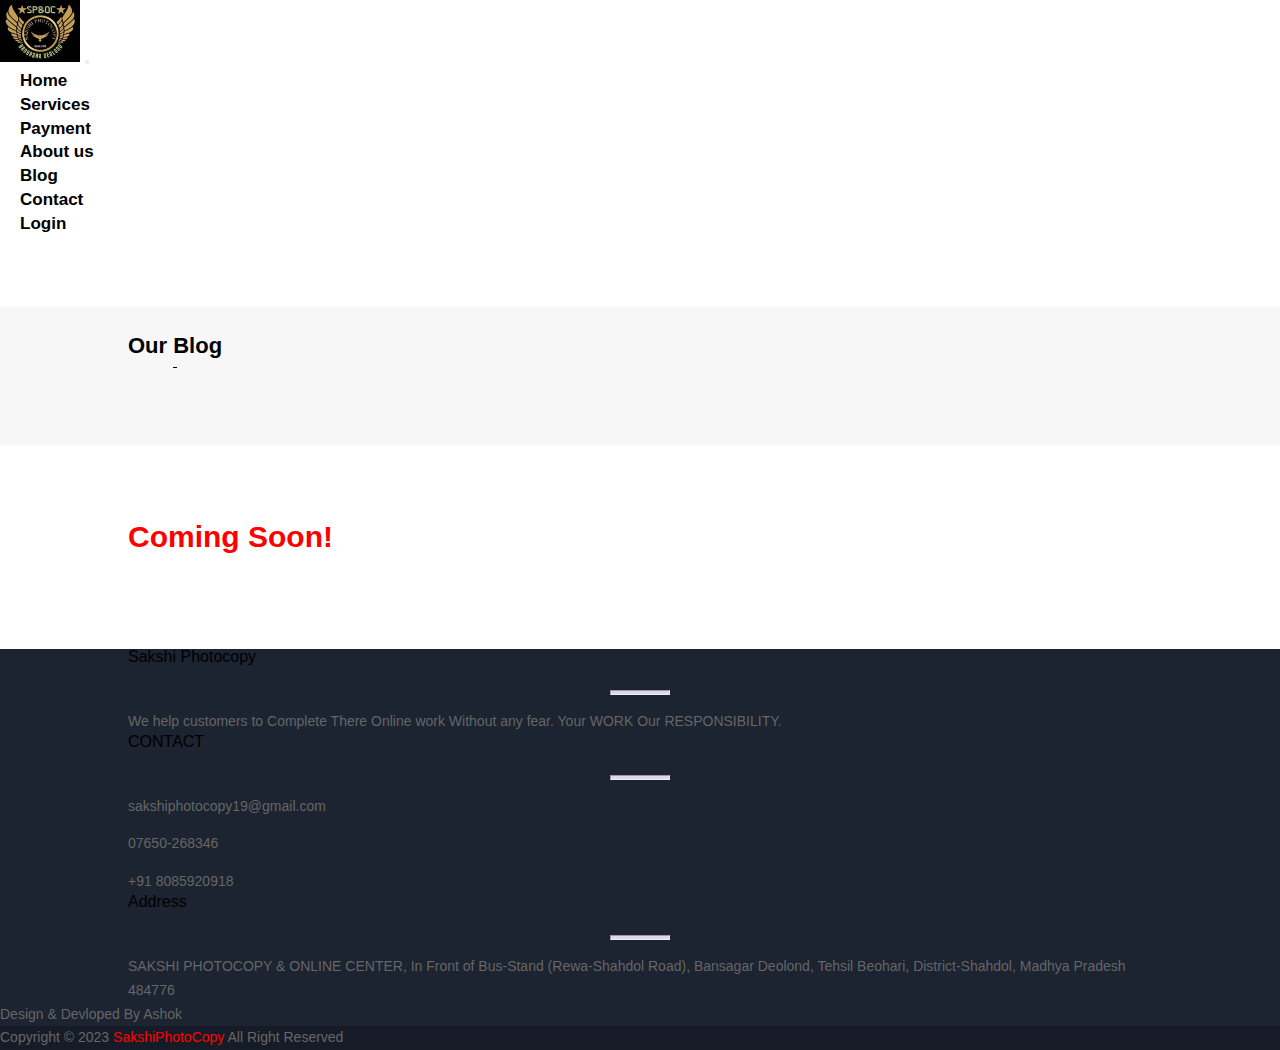
<file: pages/blogs.html>
<!Doctype html lang="en-US" class="js">
<html>
<link type="text/css" rel="stylesheet" id="dark-mode-custom-link">
<link type="text/css" rel="stylesheet" id="dark-mode-general-link">
<!-- <style lang="en" type="text/css" id="dark-mode-custom-style"></style>
<style lang="en" type="text/css" id="dark-mode-native-style"></style>
<style lang="en" type="text/css" id="dark-mode-native-sheet"></style> -->

<head>
	<meta charset="UTF-8">
	<meta http-equiv="X-UA-Compatible" content="IE=edge">
	<link rel="pingback" href="https://snayvik.com/xmlrpc.php">

	

	<title>Blogs | SakshiPhotoCopy</title>
	<link rel="preconnect" href="https://fonts.gstatic.com" crossorigin="">

	
	<meta name="viewport" content="width=device-width, initial-scale=1, shrink-to-fit=no">

	<!-- Bootstrap CSS -->
	<link rel="stylesheet" href="https://cdn.jsdelivr.net/npm/bootstrap@4.1.3/dist/css/bootstrap.min.css"
		integrity="sha384-MCw98/SFnGE8fJT3GXwEOngsV7Zt27NXFoaoApmYm81iuXoPkFOJwJ8ERdknLPMO" crossorigin="anonymous">

	<link rel="stylesheet" href="https://use.fontawesome.com/releases/v5.15.4/css/all.css"
		integrity="sha384-DyZ88mC6Up2uqS4h/KRgHuoeGwBcD4Ng9SiP4dIRy0EXTlnuz47vAwmeGwVChigm" crossorigin="anonymous" />

	<!-- <link rel="stylesheet" href="../css/style.css"> -->
	<link rel="stylesheet" href="../css/style2.css">
	<link rel="stylesheet" href="../css/style3.css">
	<link rel="stylesheet" href="../css/style4.css">
	<link rel="stylesheet" href="../css/Anshita.css">


</head>

<body>

	<nav class="navbar navbar-expand-lg navbar-light bg-light py-3">
		<div class="container-fluid">
			<img src="../res_img/ShopLogo007.jpeg" width="80" height="75" class="navimg" alt="SakshiPhotocopy">
			<button class="navbar-toggler" type="button" data-bs-toggle="collapse"
				data-bs-target="#navbarSupportedContent" aria-controls="navbarSupportedContent" aria-expanded="false"
				aria-label="Toggle navigation">
				<span class="navbar-toggler-icon"></span>
			</button>
			<div class="collapse navbar-collapse" id="navbarSupportedContent">
				<ul class="navbar-nav ml-auto">

					<li class="nav-item">
						<a class="nav-link" href="../sakship.html">Home</a>
					</li>
					<li class="nav-item">
						<a class="nav-link" href="./Our Services.html">Services</a>
					</li>
					<li class="nav-item">
						<a class="nav-link" href="./payment.html">Payment</a>
					</li>
					<li class="nav-item">
						<a class="nav-link" href="./about-us.html">About us</a>
					</li>
					<li class="nav-item">
						<a class="nav-link" href="./blogs.html">Blog</a>
					</li>
					<li class="nav-item">
						<a class="nav-link" href="./Contact-us.html">Contact</a>
					</li>
					<li class="nav-item">
						<a class="nav-link" href="./login.html">Login</a>
					</li>
				</ul>
			</div>
		</div>
	</nav>
	<br><br><br>
	<div id="et-main-area">
		<div id="main-content">
			<article id="post-100" class="post-100 page type-page status-publish hentry">
				<div class="entry-content">
					<div class="et-l et-l--post">
						<!-- <div class="et_builder_inner_content et_pb_gutters3">
							<div class="et_pb_section et_pb_section_0 et_pb_with_background et_section_regular">
								<div class="et_pb_row et_pb_row_0">
									<div
										class="et_pb_column et_pb_column_4_4 et_pb_column_0  et_pb_css_mix_blend_mode_passthrough et-last-child">
										<div
											class="et_pb_module et_pb_text et_pb_text_0  et_pb_text_align_left et_pb_bg_layout_light">
											<div class="et_pb_text_inner">
												<h1>Blogs</h1>
											</div>
										</div>
									</div>
								</div>
							</div> -->
							
							<div class="et_pb_section et_pb_section_1 et_pb_with_background et_section_regular">
								<div class="et_pb_row et_pb_row_1">
									<div
										class="et_pb_column et_pb_column_4_4 et_pb_column_1  et_pb_css_mix_blend_mode_passthrough et-last-child">


										<div
											class="et_pb_module et_pb_text et_pb_text_1  et_pb_text_align_left et_pb_bg_layout_light">


											<div class="et_pb_text_inner">
												<h3>Our Blog</h3>
											</div>
										</div>
										<div
											class="et_pb_module et_pb_divider et_pb_divider_0 et_pb_divider_position_ et_pb_space">
											<div class="et_pb_divider_internal"></div>
										</div>
									</div>


								</div>


							</div>
							<div class="et_pb_section et_pb_section_2 et_section_regular">




								<div class="et_pb_row et_pb_row_3">
									<div
										class="et_pb_column et_pb_column_4_4 et_pb_column_2  et_pb_css_mix_blend_mode_passthrough et-last-child">


										<div
											class="et_pb_module et_pb_text et_pb_text_2  et_pb_text_align_left et_pb_bg_layout_light">


											<div class="et_pb_text_inner">
												<h1 style="text-align: center;"><strong><span
															style="color: #ff0000;">Coming Soon!</span></strong>
												</h1>
											</div>
										</div>
									</div>
								</div>
							</div>
						</div>
					</div>
				</div>
			</article>
		</div>
		<!-- Footer -->
		<footer class="text-center text-lg-start text-white" style="background-color: #1c2331">
			<section>
				<div class="container text-center text-md-start">
					<div class="row">
						<div class="col-md-3 col-lg-4 col-xl-3 mx-auto mb-4">
							<h5 class="text-uppercase fw-bold mt-3">Sakshi Photocopy</h5>
							<hr class="mb-3 mt-0 d-inline-block mx-auto" style="width: 60px; background-color: rgb(220, 214, 247); height:
					1px" />
							<p>
								We help customers to Complete There Online work Without any fear.
								Your WORK Our
								RESPONSIBILITY.
							</p>
						</div>


						<div class="col-md-3 col-lg-3 col-xl-2 mx-auto mb-4">
							<h5 class="text-uppercase fw-bold mt-3">CONTACT</h5>
							<hr class="mb-3 mt-0 d-inline-block mx-auto" style="width: 60px; background-color: rgb(220, 214, 247); height:
					1px" />
							<p><i class="fas fa-envelope mr-3"></i>sakshiphotocopy19@gmail.com</p>
							<p><i class="fas fa-phone mr-3"></i>07650-268346</p>
							<p><i class="fas fa-phone mr-3"></i>+91 8085920918</p>
						</div>
						<div class="col-md-4 col-lg-3 col-xl-3 mx-auto mb-md-0 mb-4">
							<h5 class="text-uppercase fw-bold mt-3">Address</h5>
							<hr class="mb-3 mt-0 d-inline-block mx-auto" style="width: 60px; background-color: rgb(220, 214, 247); height:
					1px" />
							<p><i class="fas fa-home mr-3"></i> SAKSHI PHOTOCOPY &amp ONLINE CENTER,
								In Front of Bus-Stand
								(Rewa-Shahdol Road), Bansagar Deolond, Tehsil Beohari,
								District-Shahdol, Madhya Pradesh 484776</p>

						</div>
					</div>
				</div>
			</section>
			<div>

				Design &amp; Devloped By
				<a href="devloper.html" target="_blank">Ashok</a>
			</div>

			<div class="text-center p-3" style="background-color: rgba(0, 0, 0,0.2)">
				<p>Copyright © 2023&nbsp;<span style="color: #ff0000;">SakshiPhotoCopy</span>
					All Right Reserved</p>
			</div>
		</footer>
	</div>


	<!-- Optional JavaScript -->
	<!-- jQuery first, then Popper.js, then Bootstrap JS -->
	<script src="https://code.jquery.com/jquery-3.4.1.slim.min.js"
		integrity="sha384-J6qa4849blE2+poT4WnyKhv5vZF5SrPo0iEjwBvKU7imGFAV0wwj1yYfoRSJoZ+n"
		crossorigin="anonymous"></script>
	<script src="https://cdn.jsdelivr.net/npm/popper.js@1.16.0/dist/umd/popper.min.js"
		integrity="sha384-Q6E9RHvbIyZFJoft+2mJbHaEWldlvI9IOYy5n3zV9zzTtmI3UksdQRVvoxMfooAo"
		crossorigin="anonymous"></script>
	<script src="https://cdn.jsdelivr.net/npm/bootstrap@4.4.1/dist/js/bootstrap.min.js"
		integrity="sha384-wfSDF2E50Y2D1uUdj0O3uMBJnjuUD4Ih7YwaYd1iqfktj0Uod8GCExl3Og8ifwB6"
		crossorigin="anonymous"></script>
</body>

</html>
</file>
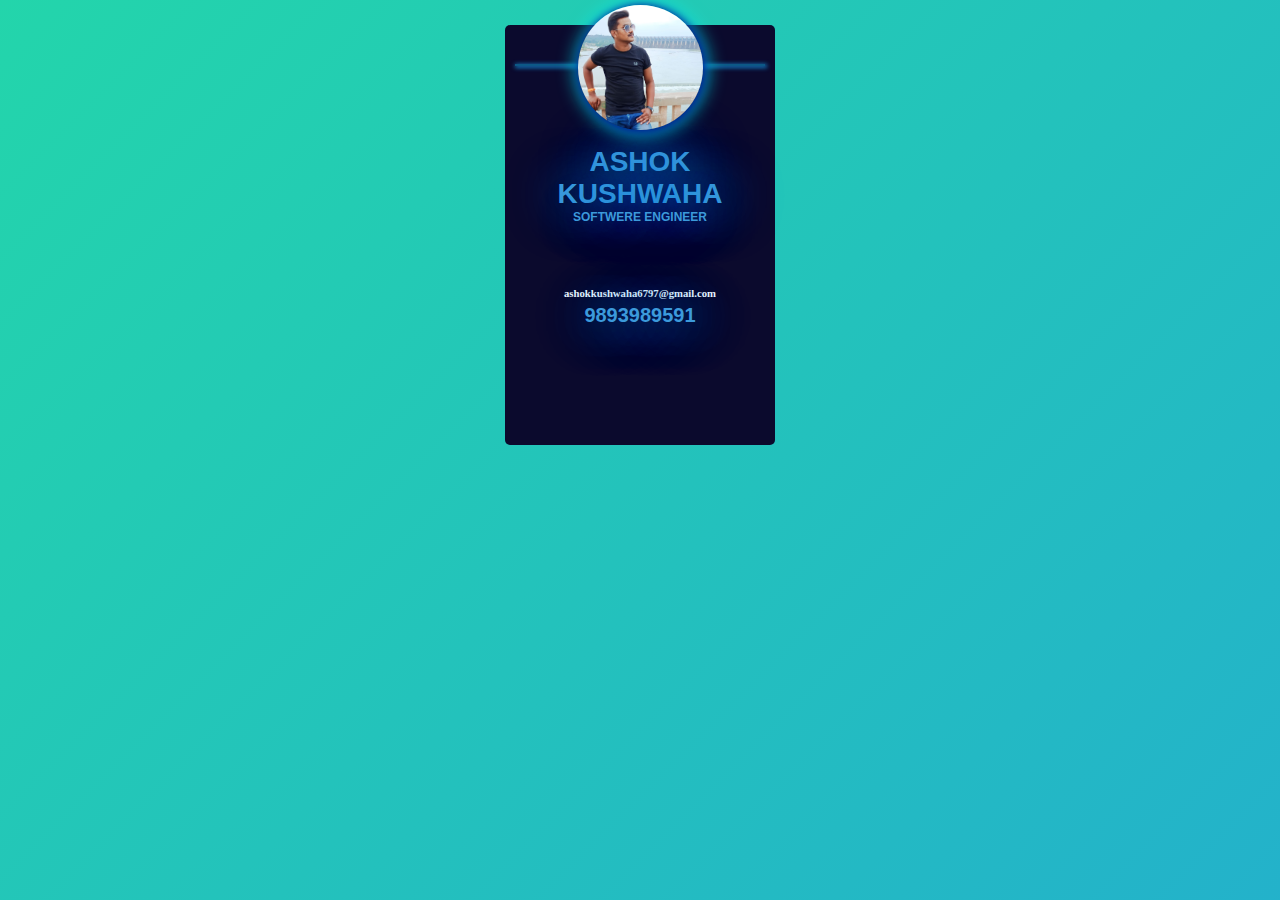
<file: pages/devloper.html>
<!DOCTYPE html>
<html lang="en">

<head>
    <meta charset="UTF-8">
    <meta http-equiv="X-UA-Compatible" content="IE=edge">
    <meta name="viewport" content="width=device-width, initial-scale=1.0">
    <title>ashok_kushwaha</title>

    <style>
        * {
            padding: 0;
            margin: 0;
        }

        body {
            background: linear-gradient(-45deg, #ee7752, #e73c7e, #23a6d5, #23d5ab);
            background-size: 400% 400%;
            animation: gradient 15s ease infinite;
            height: 100vh;
        }

        @keyframes gradient {
            0% {
                background-position: 0% 50%;
            }

            50% {
                background-position: 100% 50%;
            }

            100% {
                background-position: 0% 50%;
            }
        }

        .app-widget-profile-card-night {
            width: 250px;
            height: 400px;
            background-color: rgba(11, 10, 45);
            display: inline-block;
            border-radius: 5px;
            border: 1px solid inherit;

            margin: 25px;
            padding: 10px;
        }

        .app-widget-profile-card-night img {
            border-radius: 125px;
            transition: all 0.5s;
            width: 125px;
            height: 125px;
            margin: 10px;
            background-position: cenetr;
            position: relative;
            top: -40px;
            right: -0px;
            box-shadow: 1px 1px 10px 1px darkblue, 1px 1px 20px 1px aqua;
            z-index: 1;
        }

        .app-widget-profile-card-night hr {
            position: relative;
            bottom: 120px;
            background-color: rgba(16, 188, 248, 0.44);
            height: 2px;
            border: none;
            box-shadow: 1px 1px 4px 1px rgba(20, 122, 192, 1);
        }

        .app-widget-profile-card-night h1 {
            text-transform: uppercase;
            font-size: 28px;
            color: rgba(60, 154, 219, 1);
            font-family: arial;
            text-align: center;
            position: relative;
            bottom: 40px;
            text-shadow: 5px 1px 50px aqua, 5px 1px 60px blue;
        }

        .app-widget-profile-card-night ul li {
            color: rgba(60, 154, 219, 1);
            font-size: 15px;
            position: relative;
            right: -20px;
        }

        .app-widget-profile-card-night h2 {
            text-transform: uppercase;
            font-size: 12px;
            color: rgba(60, 154, 219, 1);
            font-family: arial;
            text-align: center;
            position: relative;
            bottom: 40px;
            text-shadow: 5px 1px 50px aqua, 5px 1px 60px blue;
        }

        .app-widget-profile-card-night h3 {
            text-transform: uppercase;
            font-size: 20px;
            color: rgba(60, 154, 219, 1);
            font-family: arial;
            text-align: center;
            position: relative;
            bottom: -40px;
            text-shadow: 5px 1px 50px aqua, 5px 1px 60px blue;
        }

        .app-widget-profile-card-night h4 {
            text-transform: uppercase;
            font-size: 14px;
            color: rgba(60, 154, 219, 1);
            font-family: arial;
            text-align: center;
            position: relative;
            bottom: 60px;
            text-shadow: 5px 1px 50px aqua, 5px 1px 60px blue;
        }

        .app-widget-profile-card-night button {
            width: 100%;
            z-index: 2;
            bottom: 190px;
            position: relative;
            height: 60px;
            font-size: 22px;
            background-color: rgba(11, 10, 45);
            border: none;
            cursor: pointer;
            transition: all 2s;
            display: none;
            color: aqua;
            box-shadow: 1px 1px 100px 1px aqua;
        }

        .app-widget-profile-card-night button:hover {
            box-shadow: 1px 1px 100px 1px blue;
        }
    </style>
</head>

<body>

    <center>
        <div class="app-widget-profile-card-night" onmouseover="app_widget_profile_card()"
            onmouseout="app_widget_profile_card_out()">
            <img src="../res_img/ashokimg.jpeg" id="app_widget_profile_card_img">
            <!-- https://1.bp.blogspot.com/-HgLR7c2TQls/Xa_6FcY5GqI/AAAAAAAABwA/vv9CX_FEgGYiUM99F2_pAr28kZ0qBopzgCLcBGAsYHQ/s1600/stylish%2Bdp%2Bfor%2Bgirls%2B%25282%2529.jpg" -->
            <hr>
            <h1>Ashok Kushwaha</h1>
            <h2>Softwere Engineer </h2>
            <h3>9893989591</h3>
            <h6 style="color: aliceblue;">ashokkushwaha6797@gmail.com</h6>
            <!-- <h5 >Contact us  For More Details...  </h5> -->

            <a href="https://www.instagram.com/ashok_kushwaha.py/?utm_source=qr" style="text-decoration:none"> <button
                    id="app_widget_profile_card_btn">Follow+</button></a>

        </div>
    </center>

    <script>

        var cc = document.getElementById("app_widget_profile_card_btn");
        function app_widget_profile_card() {
            var ct = document.getElementById("app_widget_profile_card_img");
            ct.style.top = "260px"
            cc.style.display = "block";
        }
        function app_widget_profile_card_out() {
            var ct = document.getElementById("app_widget_profile_card_img");
            ct.style.top = "-40px"
            cc.style.display = "none"
        }

    </script>

</body>

</html>
</file>
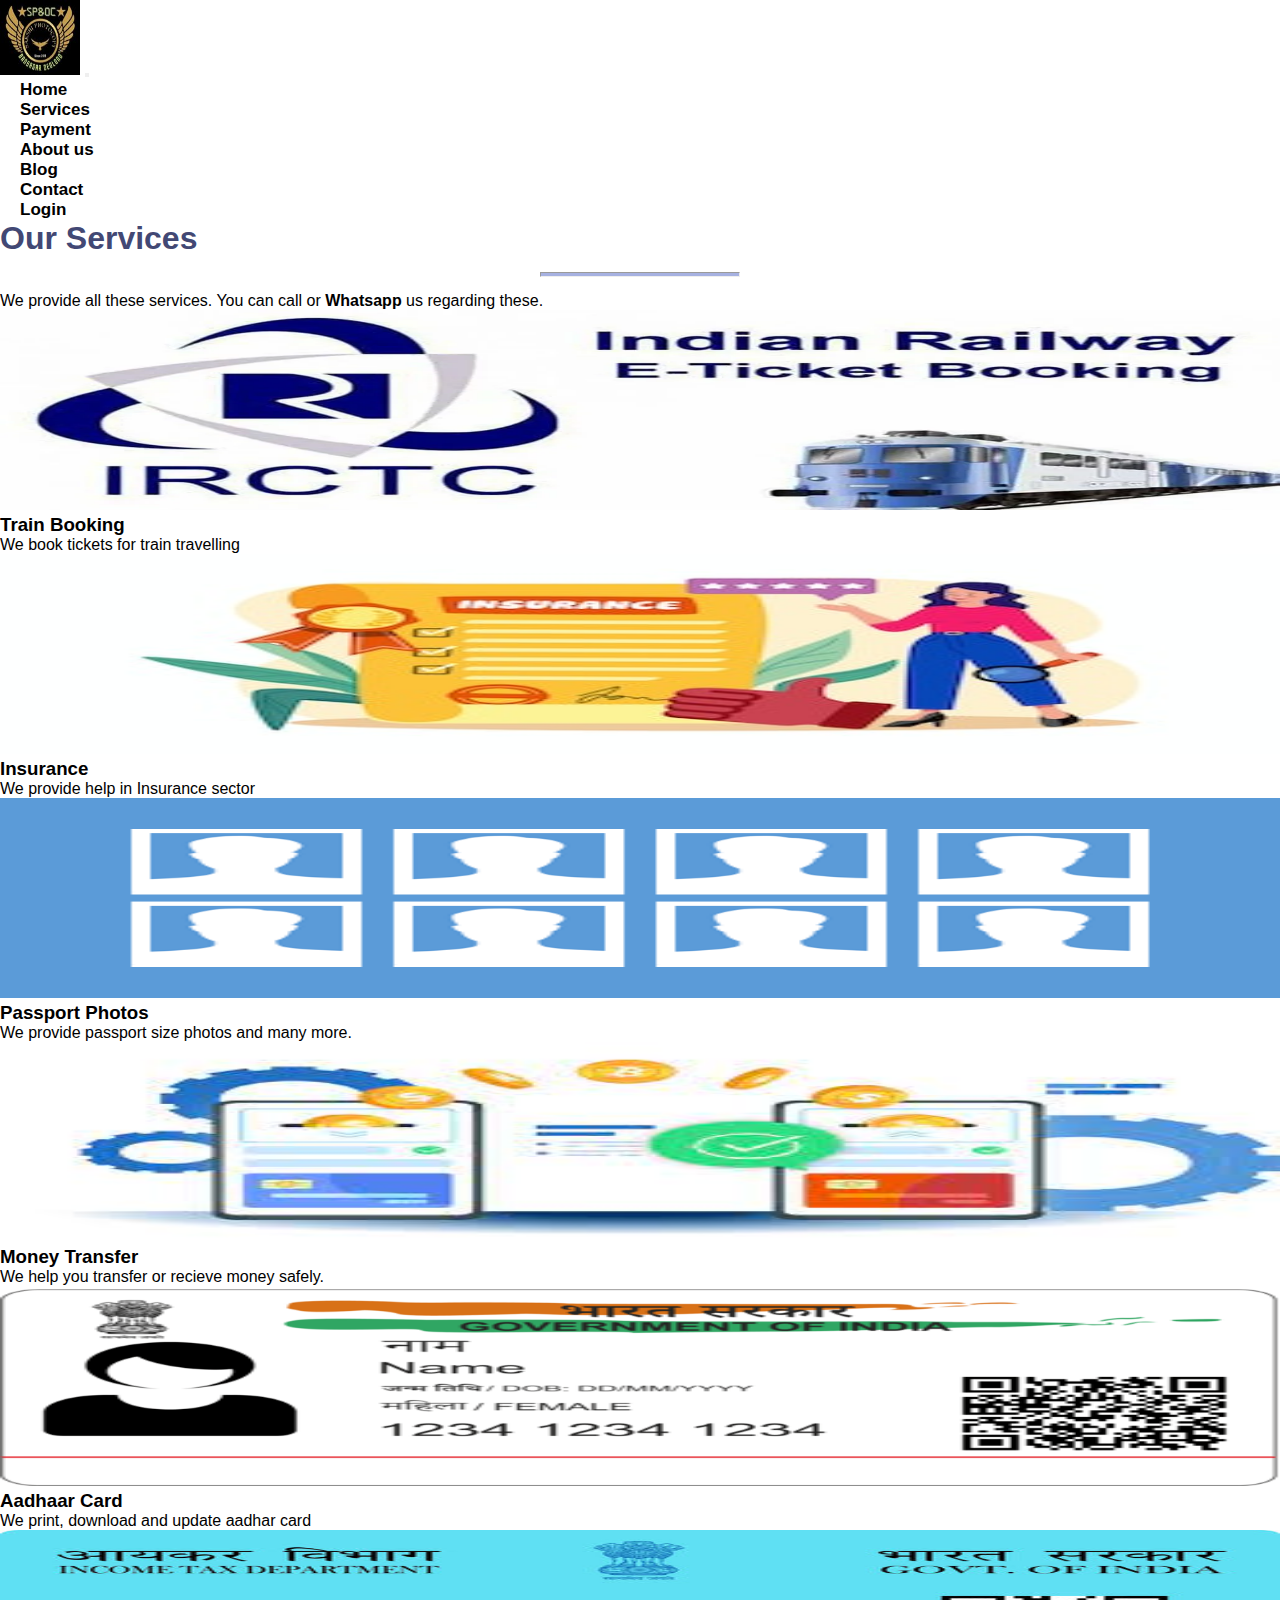
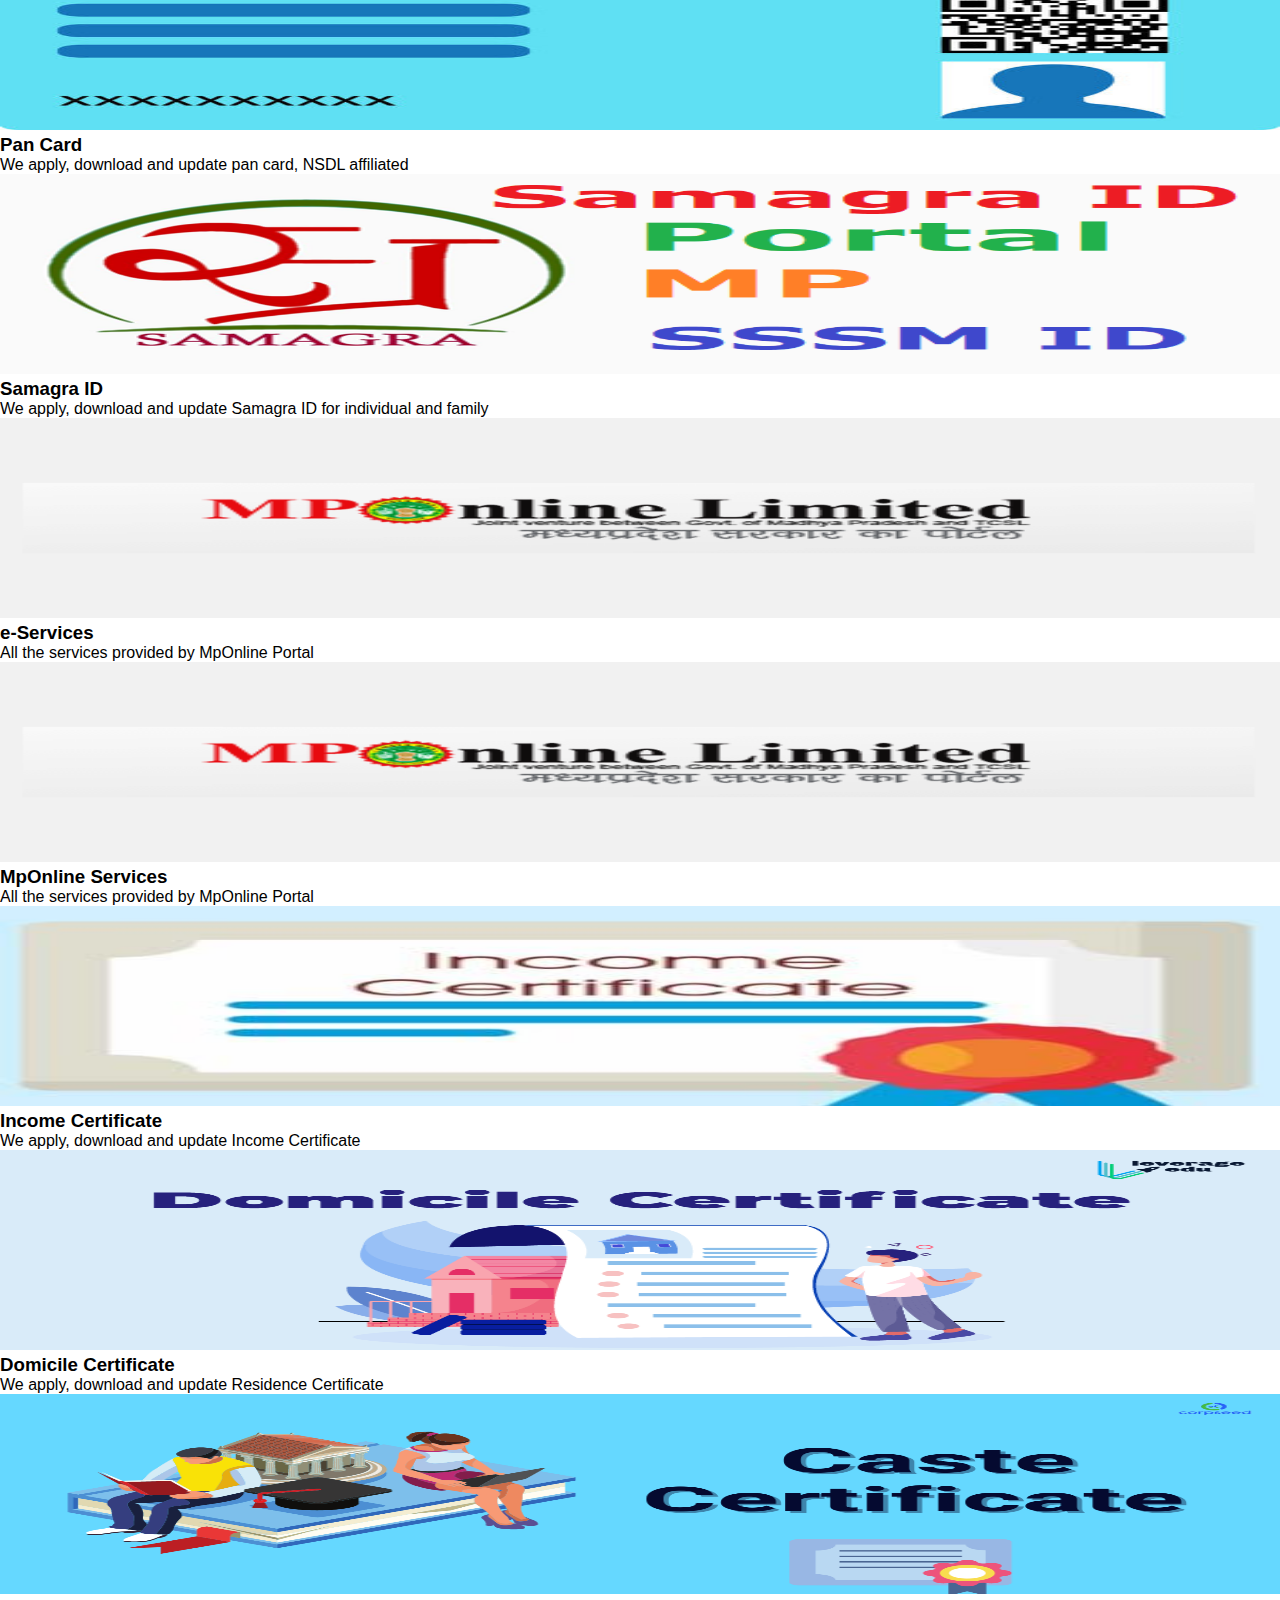
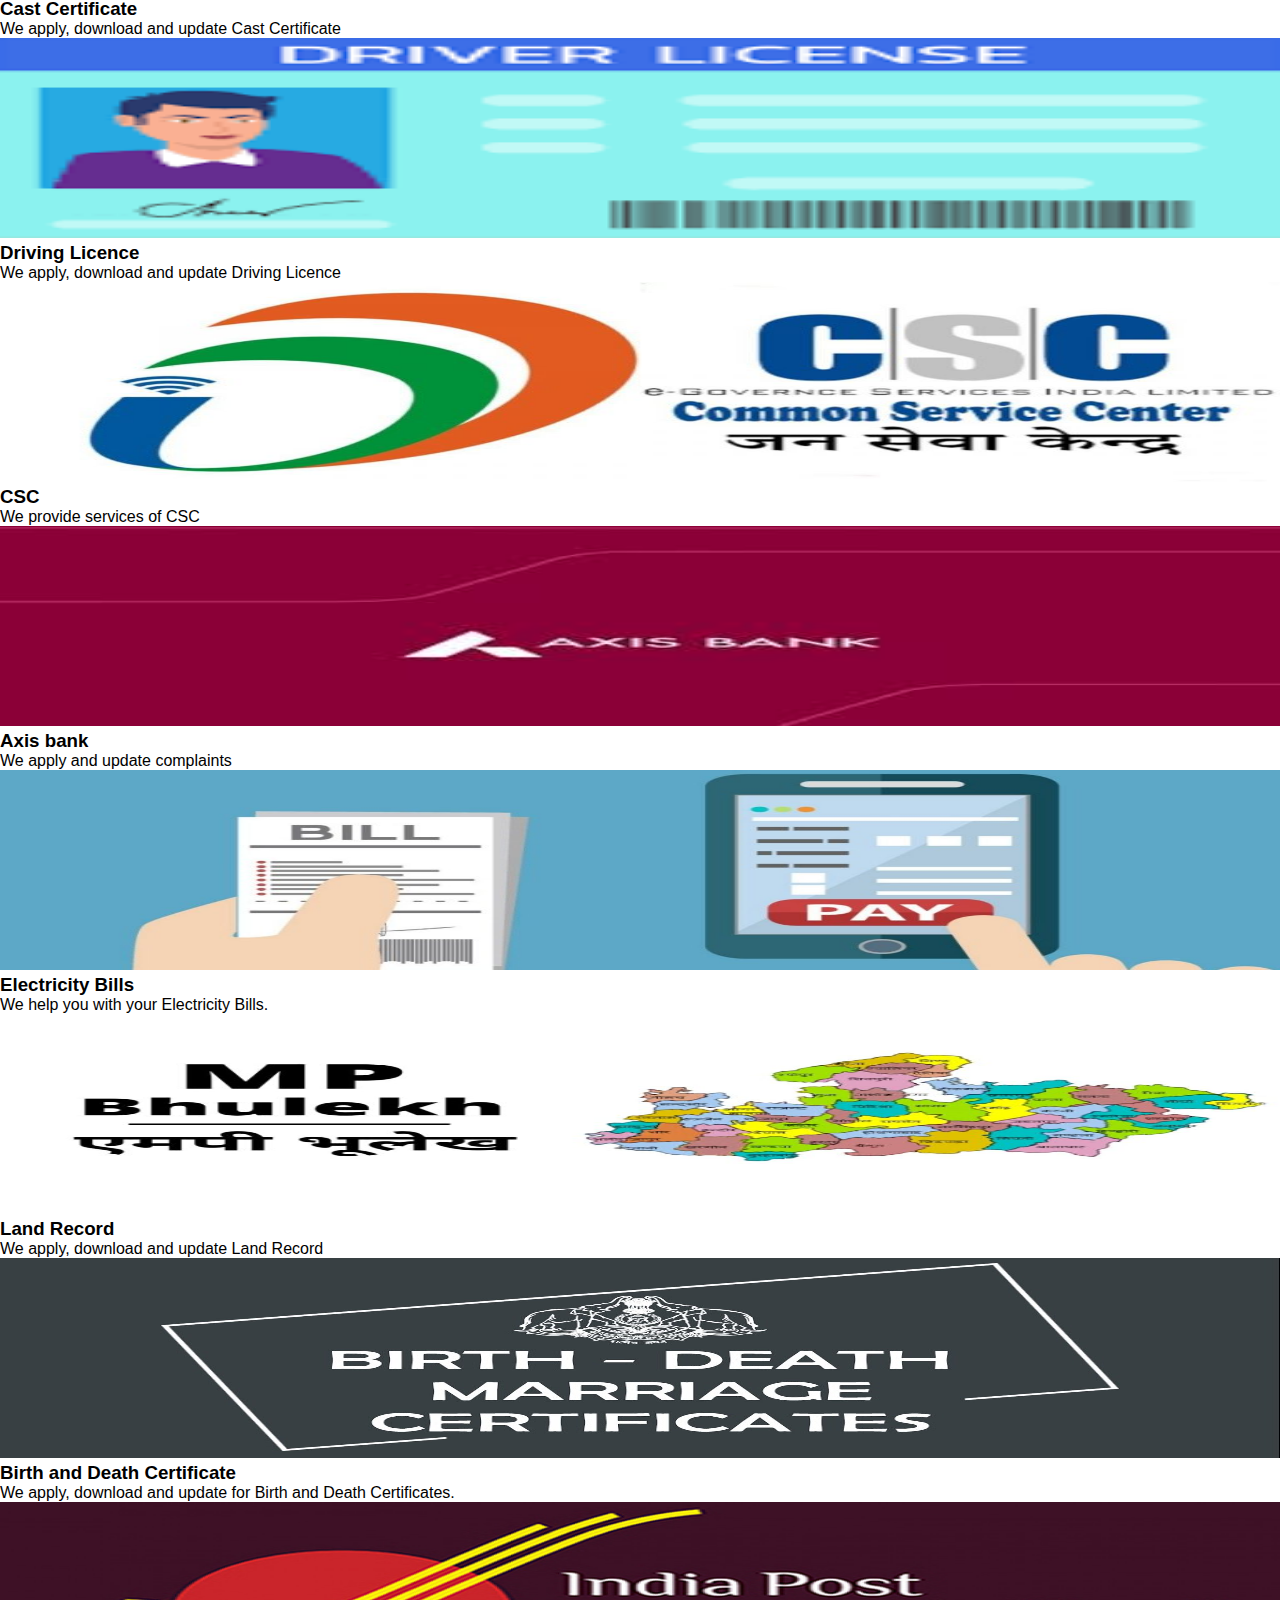
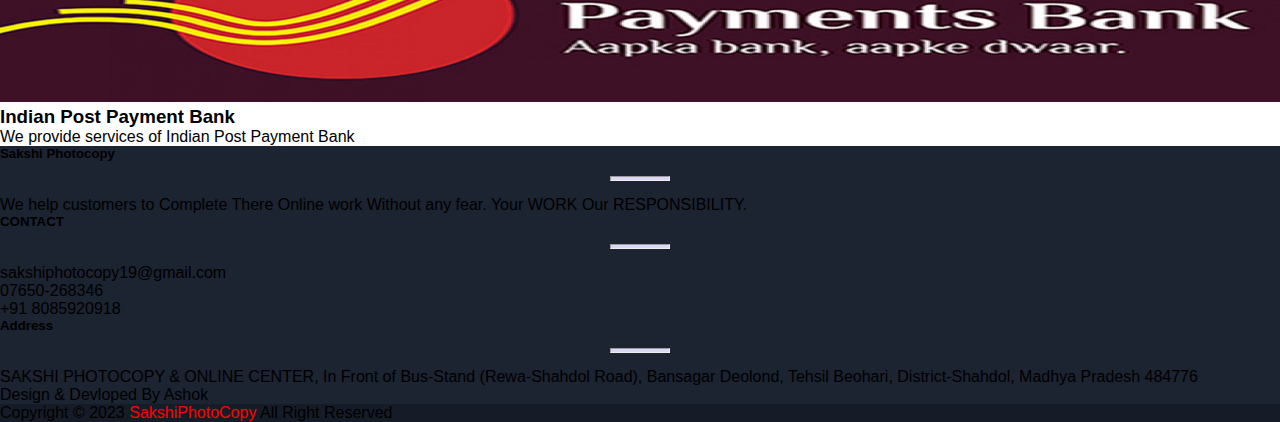
<file: pages/Our Services.html>
<!doctype html>
<html lang="en">

<head>
  <meta charset="utf-8">
  <meta name="viewport" content="width=device-width, initial-scale=1">

  <title>Our Services</title>

  <!-- Bootstrap CSS -->
  <link rel="stylesheet" href="https://cdn.jsdelivr.net/npm/bootstrap@4.1.3/dist/css/bootstrap.min.css"
    integrity="sha384-MCw98/SFnGE8fJT3GXwEOngsV7Zt27NXFoaoApmYm81iuXoPkFOJwJ8ERdknLPMO" crossorigin="anonymous">

  <link rel="stylesheet" href="https://use.fontawesome.com/releases/v5.15.4/css/all.css"
    integrity="sha384-DyZ88mC6Up2uqS4h/KRgHuoeGwBcD4Ng9SiP4dIRy0EXTlnuz47vAwmeGwVChigm" crossorigin="anonymous" />

  <link rel="stylesheet" href="../css/Anshita.css">

</head>

<body>

  <nav class="navbar navbar-expand-lg navbar-light bg-light py-3">
    <div class="container-fluid">
      <img src="../res_img/ShopLogo007.jpeg" width="80" height="75" class="navimg" alt="SakshiPhotocopy">
      <button class="navbar-toggler" type="button" data-bs-toggle="collapse" data-bs-target="#navbarSupportedContent"
        aria-controls="navbarSupportedContent" aria-expanded="false" aria-label="Toggle navigation">
        <span class="navbar-toggler-icon"></span>
      </button>
      <div class="collapse navbar-collapse" id="navbarSupportedContent">
        <ul class="navbar-nav ml-auto">

          <li class="nav-item">
            <a class="nav-link" href="../sakship.html">Home</a>
          </li>
          <li class="nav-item">
            <a class="nav-link" href="./Our Services.html">Services</a>
          </li>
          <li class="nav-item">
            <a class="nav-link" href="./payment.html">Payment</a>
          </li>
          <li class="nav-item">
            <a class="nav-link" href="./about-us.html">About us</a>
          </li>
          <li class="nav-item">
            <a class="nav-link" href="./blogs.html">Blog</a>
          </li>
          <li class="nav-item">
            <a class="nav-link" href="./Contact-us.html">Contact</a>
          </li>
          <li class="nav-item">
            <a class="nav-link" href="./login.html">Login</a>
          </li>
        </ul>
      </div>
    </div>
  </nav>

  <section>
    <div class="container-fluid">
      <h1 class="title text-center mt-3 display-3 fw-bold">Our Services</h1>
      <hr>
      <p class="text-center text-muted">We provide all these services. You can call or <a
          href="https://wa.me/message/5WERGB67GIANF1" style="font-weight: 800;">Whatsapp</a> us regarding these.</p>
      <div class="row gy-2 my-5 mx-5 ">


        <div class="col-sm-6 col-md-3">
          <div class="card shadow text-center my-3">
            <a href="https://www.irctc.co.in/nget/train-search" target="_blank">
              <img src="../res_img/IRCTC.png" alt="" class="card-img-top">
            </a>
            <div class="card-body">
              <h3>Train Booking</h3>
              <p>We book tickets for train travelling</p>
              <p></p>
              <p></p>
            </div>
            <!--Card body ends -->
          </div>
          <!--Card ends -->
        </div>
        <!--col ends -->

        <div class="col-sm-6 col-md-3">
          <div class="card shadow text-center my-3">
            <a href="https://wa.me/message/5WERGB67GIANF1" target="_blank">
              <img src="../res_img/insurance-cover-vector.png" alt="" class="card-img-top">
            </a>
            <div class="card-body">
              <h3>Insurance</h3>
              <p>We provide help in Insurance sector</p>
              <p></p>
              <p></p>
            </div>
            <!--Card body ends -->
          </div>
          <!--Card ends -->
        </div>
        <!--col ends -->

        <div class="col-sm-6 col-md-3">
          <div class="card shadow text-center my-3">
            <a href="https://wa.me/message/5WERGB67GIANF1" target="_blank">
              <img src="../res_img/passport_icon.png" alt="" class="card-img-top">
            </a>
            <div class="card-body">
              <h3>Passport Photos</h3>
              <p>We provide passport size photos and many more.</p>
              <p></p>
              <p></p>
            </div>
            <!--Card body ends -->
          </div>
          <!--Card ends -->
        </div>
        <!--col ends -->

        <div class="col-sm-6 col-md-3">
          <div class="card shadow text-center my-3">
            <a href="https://wa.me/message/5WERGB67GIANF1" target="_blank">
              <img src="../res_img/money_transfer.jpg" alt="" class="card-img-top">
            </a>
            <div class="card-body">
              <h3>Money Transfer</h3>
              <p>We help you transfer or recieve money safely.</p>
              <p></p>
              <p></p>
            </div>
            <!--Card body ends -->
          </div>
          <!--Card ends -->
        </div>
        <!--col ends -->

        <!--col starts -->
        <div class="col-sm-6 col-md-3">
          <!--Card starts -->
          <div class="card shadow text-center my-3">
            <a href="https://myaadhaar.uidai.gov.in/" target="_blank">
              <img src="../res_img/Aadhar-card.png" alt="" class="card-img-top">
            </a>
            <div class="card-body">
              <h3>Aadhaar Card</h3>
              <p>We print, download and update aadhar card</p>
            </div>
            <!--Card body ends -->
          </div>
          <!--Card ends -->
        </div>
        <!--col ends -->

        <div class="col-sm-6 col-md-3">
          <div class="card shadow text-center my-3">
            <a href="https://www.onlineservices.nsdl.com/paam/requestAndDownloadEPAN.html" target="_blank">
              <img src="../res_img/pan-card.jpg" alt="" class="card-img-top">
            </a>
            <div class="card-body">
              <h3>Pan Card</h3>
              <p>We apply, download and update pan card, NSDL affiliated</p>
            </div>
            <!--Card body ends -->
          </div>
          <!--Card ends -->
        </div>
        <!--col ends -->

        <div class="col-sm-6 col-md-3">
          <div class="card shadow text-center my-3">
            <a href="https://samagra.gov.in/Default.aspx" target="_blank">
              <img src="../res_img/Samagra-ID-portal-SSSM-ID.png" alt="" class="card-img-top">
            </a>
            <div class="card-body">
              <a href="">
                <h3>Samagra ID</h3>
              </a>
              <p>We apply, download and update Samagra ID for individual and family</p>
            </div>
            <!--Card body ends -->
          </div>
          <!--Card ends -->
        </div>
        <!--col ends -->



        <div class="col-sm-6 col-md-3 ">
          <div class="card shadow text-center my-3">
            <a href="https://services.mp.gov.in/eservice/" target="_blank">
              <img src="../res_img/Mponline10.png" alt="" class="card-img-top">
            </a>
            <div class="card-body">
              <h3> e-Services</h3>
              <p>All the services provided by MpOnline Portal</p>
            </div>
            <!--Card body ends -->
          </div>
          <!--Card ends -->
        </div>
        <!--col ends -->

        <div class="col-sm-6 col-md-3 ">
          <div class="card shadow text-center my-3">
            <a href="https://mponline.mp.gov.in/eservice/" target="_blank">
              <img src="../res_img/Mponline10.png" alt="" class="card-img-top">
            </a>
            <div class="card-body">
              <h3>MpOnline Services</h3>
              <p>All the services provided by MpOnline Portal</p>
            </div>
            <!--Card body ends -->
          </div>
          <!--Card ends -->
        </div>

        <div class="col-sm-6 col-md-3">
          <div class="card shadow text-center my-3">
            <a href="http://mpedistrict.gov.in/MPL/ShowServiceDetail.aspx?param=RPHRgd+Li7SZ0odQdPFH65e+iRG20XlCxnPxcTXgMZSXESXt4CA3COaZ38kSVzt45+v656Nzl6w="
              target="_blank">
              <img src="../res_img/income-cert.jpg" alt="" class="card-img-top">
            </a>
            <div class="card-body">
              <h3>Income Certificate</h3>
              <p>We apply, download and update Income Certificate</p>
            </div>
            <!--Card body ends -->
          </div>
          <!--Card ends -->
        </div>
        <!--col ends -->

        <div class="col-sm-6 col-md-3">
          <div class="card shadow text-center my-3">
            <a href="http://mpedistrict.gov.in/MPL/ShowServiceDetail.aspx?param=3Dsf31RQXOO1Oysa3kAYN2WvYTFQlGKrXjsw/BnC7ooxpF+N6vZOzz4xcQtXWuzdbKCaLWJ50ik="
              target="_blank">
              <img src="../res_img/Domicile-Certificate.png" alt="" class="card-img-top">
            </a>
            <div class="card-body">
              <h3>Domicile Certificate</h3>
              <p>We apply, download and update Residence Certificate</p>
            </div>
            <!--Card body ends -->
          </div>
          <!--Card ends -->
        </div>
        <!--col ends -->

        <div class="col-sm-6 col-md-3">
          <div class="card shadow text-center my-3">
            <a href="http://mpedistrict.gov.in/MPL/ShowServiceDetail.aspx?param=iCoFEcVNnpk1iYzmNZ1haAeeyrqCKMoBMpJYxI6S+WMEm2WDPLy5xaKpf2vzl0WFzj6HDSEc1Fc="
              target="_blank">
              <img src="../res_img/Caste_Certificate.png" alt="" class="card-img-top">
            </a>
            <div class="card-body">
              <h3>Cast Certificate</h3>
              <p>We apply, download and update Cast Certificate</p>
            </div>
            <!--Card body ends -->
          </div>
          <!--Card ends -->
        </div>
        <!--col ends -->

        <div class="col-sm-6 col-md-3">
          <div class="card shadow text-center my-3">
            <a href="https://sarathi.parivahan.gov.in/sarathiservice/stateSelectBean.do" target="_blank">
              <img src="../res_img/driving-license.png" alt="" class="card-img-top">
            </a>
            <div class="card-body">
              <h3>Driving Licence</h3>
              <p>We apply, download and update Driving Licence</p>
            </div>
            <!--Card body ends -->
          </div>
          <!--Card ends -->
        </div>
        <!--col ends -->

        <div class="col-sm-6 col-md-3">
          <div class="card shadow text-center my-3">
            <a href="https://wa.me/message/5WERGB67GIANF1" target="_blank">
              <img src="../res_img/csc-center.jpg" alt="" class="card-img-top">
            </a>
            <div class="card-body">
              <h3>CSC</h3>
              <p>We provide services of CSC</p>
            </div>
            <!--Card body ends -->
          </div>
          <!--Card ends -->
        </div>
        <!--col ends -->
        <div class="col-sm-6 col-md-3">
          <div class="card shadow text-center my-3">
            <a href="https://wa.me/message/5WERGB67GIANF1" target="_blank">
              <img src="../res_img/Axis_bank.jpg" alt="" class="card-img-top">
            </a>
            <div class="card-body">
              <h3>Axis bank</h3>
              <p>We apply and update complaints</p>
            </div>
            <!--Card body ends -->
          </div>
          <!--Card ends -->
        </div>
        <!--col ends -->

        <div class="col-sm-6 col-md-3">
          <div class="card shadow text-center my-3">
            <a href="https://billing.mpez.co.in/" target="_blank">
              <img src="../res_img/Pay-electricity-bill-.jpg" alt="" class="card-img-top">
            </a>
            <div class="card-body">
              <h3>Electricity Bills</h3>
              <p>We help you with your Electricity Bills.</p>
            </div>
            <!--Card body ends -->
          </div>
          <!--Card ends -->
        </div>
        <!--col ends -->

        <div class="col-sm-6 col-md-3">
          <div class="card shadow text-center my-3">
            <a href="https://mpbhulekh.gov.in/mpbhulekh.do" target="_blank">
              <img src="../res_img/Mp-Bhulekh.jpg" alt="" class="card-img-top">
            </a>
            <div class="card-body">
              <h3>Land Record</h3>
              <p>We apply, download and update Land Record</p>
            </div>
            <!--Card body ends -->
          </div>
          <!--Card ends -->
        </div>
        <!--col ends -->

        <div class="col-sm-6 col-md-3">
          <div class="card shadow text-center my-3">
            <a href="https://services.india.gov.in/service/detail/apply-for-birth-registration-madhya-pradesh"
              target="_blank">
              <img src="../res_img/birth - death certificate.jpg" alt="" class="card-img-top">
            </a>
            <div class="card-body">
              <h3>Birth and Death Certificate</h3>
              <p>We apply, download and update for Birth and Death Certificates.</p>
            </div>
            <!--Card body ends -->
          </div>
          <!--Card ends -->
        </div>
        <!--col ends -->

        <div class="col-sm-6 col-md-3">
          <div class="card shadow text-center my-3">
            <a href="https://wa.me/message/5WERGB67GIANF1" target="_blank">
              <img src="../res_img/Indian_post_bank.jpg" alt="" class="card-img-top">
            </a>
            <div class="card-body">
              <h3>Indian Post Payment Bank</h3>
              <p>We provide services of Indian Post Payment Bank</p>
            </div>
            <!--Card body ends -->
          </div>
          <!--Card ends -->
        </div>
        <!--col ends -->



      </div>
      <!--row ends -->
    </div>
    <!--container ends -->
  </section>



  <!-- Footer -->
  <!-- Footer -->
  <footer class="text-center text-lg-start text-white" style="background-color: #1c2331">
    <section>
      <div class="container text-center text-md-start">
        <div class="row">
          <div class="col-md-3 col-lg-4 col-xl-3 mx-auto mb-4">
            <h5 class="text-uppercase fw-bold mt-3">Sakshi Photocopy</h5>
            <hr class="mb-3 mt-0 d-inline-block mx-auto" style="width: 60px; background-color: rgb(220, 214, 247); height:
              1px" />
            <p>
              We help customers to Complete There Online work Without any fear.
              Your WORK Our
              RESPONSIBILITY.
            </p>
          </div>


          <div class="col-md-3 col-lg-3 col-xl-2 mx-auto mb-4">
            <h5 class="text-uppercase fw-bold mt-3">CONTACT</h5>
            <hr class="mb-3 mt-0 d-inline-block mx-auto" style="width: 60px; background-color: rgb(220, 214, 247); height:
              1px" />
            <p><i class="fas fa-envelope mr-3"></i>sakshiphotocopy19@gmail.com</p>
            <p><i class="fas fa-phone mr-3"></i>07650-268346</p>
            <p><i class="fas fa-phone mr-3"></i>+91 8085920918</p>
          </div>
          <div class="col-md-4 col-lg-3 col-xl-3 mx-auto mb-md-0 mb-4">
            <h5 class="text-uppercase fw-bold mt-3">Address</h5>
            <hr class="mb-3 mt-0 d-inline-block mx-auto" style="width: 60px; background-color: rgb(220, 214, 247); height:
              1px" />
            <p><i class="fas fa-home mr-3"></i> SAKSHI PHOTOCOPY &amp; ONLINE CENTER,
              In Front of Bus-Stand
              (Rewa-Shahdol Road), Bansagar Deolond, Tehsil Beohari,
              District-Shahdol, Madhya Pradesh 484776</p>

          </div>
        </div>
      </div>
    </section>
    <div>

      Design &amp; Devloped By
      <a href="devloper.html" target="_blank">Ashok</a>
    </div>

    <div class="text-center p-3" style="background-color: rgba(0, 0, 0,
      0.2)">
      <p>Copyright © 2023 <span style="color: #ff0000;">SakshiPhotoCopy</span>
        All Right Reserved</p>
    </div>
  </footer>
  <!-- Footer -->



  <script src="https://cdn.jsdelivr.net/npm/bootstrap@5.3.0-alpha3/dist/js/bootstrap.bundle.min.js"
    integrity="sha384-ENjdO4Dr2bkBIFxQpeoTz1HIcje39Wm4jDKdf19U8gI4ddQ3GYNS7NTKfAdVQSZe"
    crossorigin="anonymous"></script>


  <script src="https://cdn.jsdelivr.net/npm/bootstrap@5.3.0-alpha2/dist/js/bootstrap.bundle.min.js"
    integrity="sha384-qKXV1j0HvMUeCBQ+QVp7JcfGl760yU08IQ+GpUo5hlbpg51QRiuqHAJz8+BrxE/N"
    crossorigin="anonymous"></script>
  </div>
  </div>


</body>

</html>
</file>
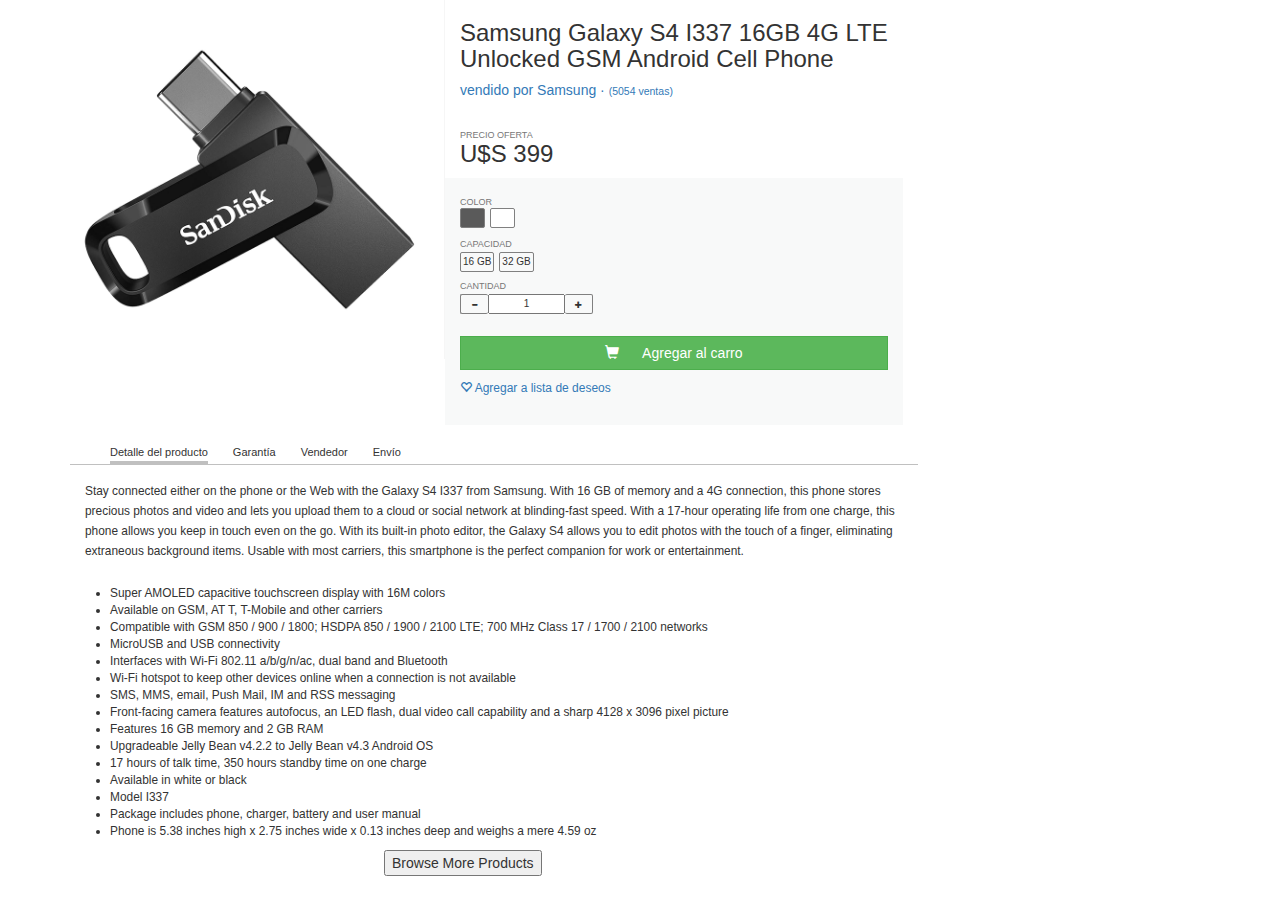
<file: sub-Product/atmHolder.html>
<!-- <link href="//maxcdn.bootstrapcdn.com/bootstrap/3.3.0/css/bootstrap.min.css" rel="stylesheet" id="bootstrap-css">
<script src="//maxcdn.bootstrapcdn.com/bootstrap/3.3.0/js/bootstrap.min.js"></script>
<script src="//code.jquery.com/jquery-1.11.1.min.js"></script> -->
<!------ Include the above in your HEAD tag ---------->

<!DOCTYPE html>
<html>

<head>
    <link href="//maxcdn.bootstrapcdn.com/bootstrap/3.3.0/css/bootstrap.min.css" rel="stylesheet" id="bootstrap-css">
    <script src="//maxcdn.bootstrapcdn.com/bootstrap/3.3.0/js/bootstrap.min.js"></script>
    <script src="//code.jquery.com/jquery-1.11.1.min.js"></script>
    <link rel="stylesheet" href="./subproduct.css">
    <script src="./subProduct.js"></script>
</head>

<body>
    <div class="container">
        <div class="row">
            <div class="col-xs-4 item-photo">
                <img style="max-width:100%;" src="../res_img/pandrive.jpg" />
            </div>
            <div class="col-xs-5" style="border:0px solid gray">
                <!-- Datos del vendedor y titulo del producto -->
                <h3>Samsung Galaxy S4 I337 16GB 4G LTE Unlocked GSM Android Cell Phone</h3>
                <h5 style="color:#337ab7">vendido por <a href="#">Samsung</a> · <small style="color:#337ab7">(5054
                        ventas)</small></h5>

                <!-- Precios -->
                <h6 class="title-price"><small>PRECIO OFERTA</small></h6>
                <h3 style="margin-top:0px;">U$S 399</h3>

                <!-- Detalles especificos del producto -->
                <div class="section">
                    <h6 class="title-attr" style="margin-top:15px;"><small>COLOR</small></h6>
                    <div>
                        <div class="attr" style="width:25px;background:#5a5a5a;"></div>
                        <div class="attr" style="width:25px;background:white;"></div>
                    </div>
                </div>
                <div class="section" style="padding-bottom:5px;">
                    <h6 class="title-attr"><small>CAPACIDAD</small></h6>
                    <div>
                        <div class="attr2">16 GB</div>
                        <div class="attr2">32 GB</div>
                    </div>
                </div>
                <div class="section" style="padding-bottom:20px;">
                    <h6 class="title-attr"><small>CANTIDAD</small></h6>
                    <div>
                        <div class="btn-minus"><span class="glyphicon glyphicon-minus"></span></div>
                        <input value="1" />
                        <div class="btn-plus"><span class="glyphicon glyphicon-plus"></span></div>
                    </div>
                </div>

                <!-- Botones de compra -->
                <div class="section" style="padding-bottom:20px;">
                    <button class="btn btn-success"><span style="margin-right:20px"
                            class="glyphicon glyphicon-shopping-cart" aria-hidden="true"></span> Agregar al
                        carro</button>
                    <h6><a href="#"><span class="glyphicon glyphicon-heart-empty" style="cursor:pointer;"></span>
                            Agregar a lista de deseos</a></h6>
                </div>
            </div>

            <div class="col-xs-9">
                <ul class="menu-items">
                    <li class="active">Detalle del producto</li>
                    <li>Garantía</li>
                    <li>Vendedor</li>
                    <li>Envío</li>
                </ul>
                <div style="width:100%;border-top:1px solid silver">
                    <p style="padding:15px;">
                        <small>
                            Stay connected either on the phone or the Web with the Galaxy S4 I337 from Samsung. With 16
                            GB of memory and a 4G connection, this phone stores precious photos and video and lets you
                            upload them to a cloud or social network at blinding-fast speed. With a 17-hour operating
                            life from one charge, this phone allows you keep in touch even on the go.

                            With its built-in photo editor, the Galaxy S4 allows you to edit photos with the touch of a
                            finger, eliminating extraneous background items. Usable with most carriers, this smartphone
                            is the perfect companion for work or entertainment.
                        </small>
                    </p>
                    <small>
                        <ul>
                            <li>Super AMOLED capacitive touchscreen display with 16M colors</li>
                            <li>Available on GSM, AT T, T-Mobile and other carriers</li>
                            <li>Compatible with GSM 850 / 900 / 1800; HSDPA 850 / 1900 / 2100 LTE; 700 MHz Class 17 /
                                1700 / 2100 networks</li>
                            <li>MicroUSB and USB connectivity</li>
                            <li>Interfaces with Wi-Fi 802.11 a/b/g/n/ac, dual band and Bluetooth</li>
                            <li>Wi-Fi hotspot to keep other devices online when a connection is not available</li>
                            <li>SMS, MMS, email, Push Mail, IM and RSS messaging</li>
                            <li>Front-facing camera features autofocus, an LED flash, dual video call capability and a
                                sharp 4128 x 3096 pixel picture</li>
                            <li>Features 16 GB memory and 2 GB RAM</li>
                            <li>Upgradeable Jelly Bean v4.2.2 to Jelly Bean v4.3 Android OS</li>
                            <li>17 hours of talk time, 350 hours standby time on one charge</li>
                            <li>Available in white or black</li>
                            <li>Model I337</li>
                            <li>Package includes phone, charger, battery and user manual</li>
                            <li>Phone is 5.38 inches high x 2.75 inches wide x 0.13 inches deep and weighs a mere 4.59
                                oz </li>
                        </ul>
                    </small>
                </div>
            </div>
        </div>
    </div>
    <div><button style="margin-left: 30%;" onclick="../pages/shopping.html">Browse More Products</button></div>

</body>

</html>
</file>
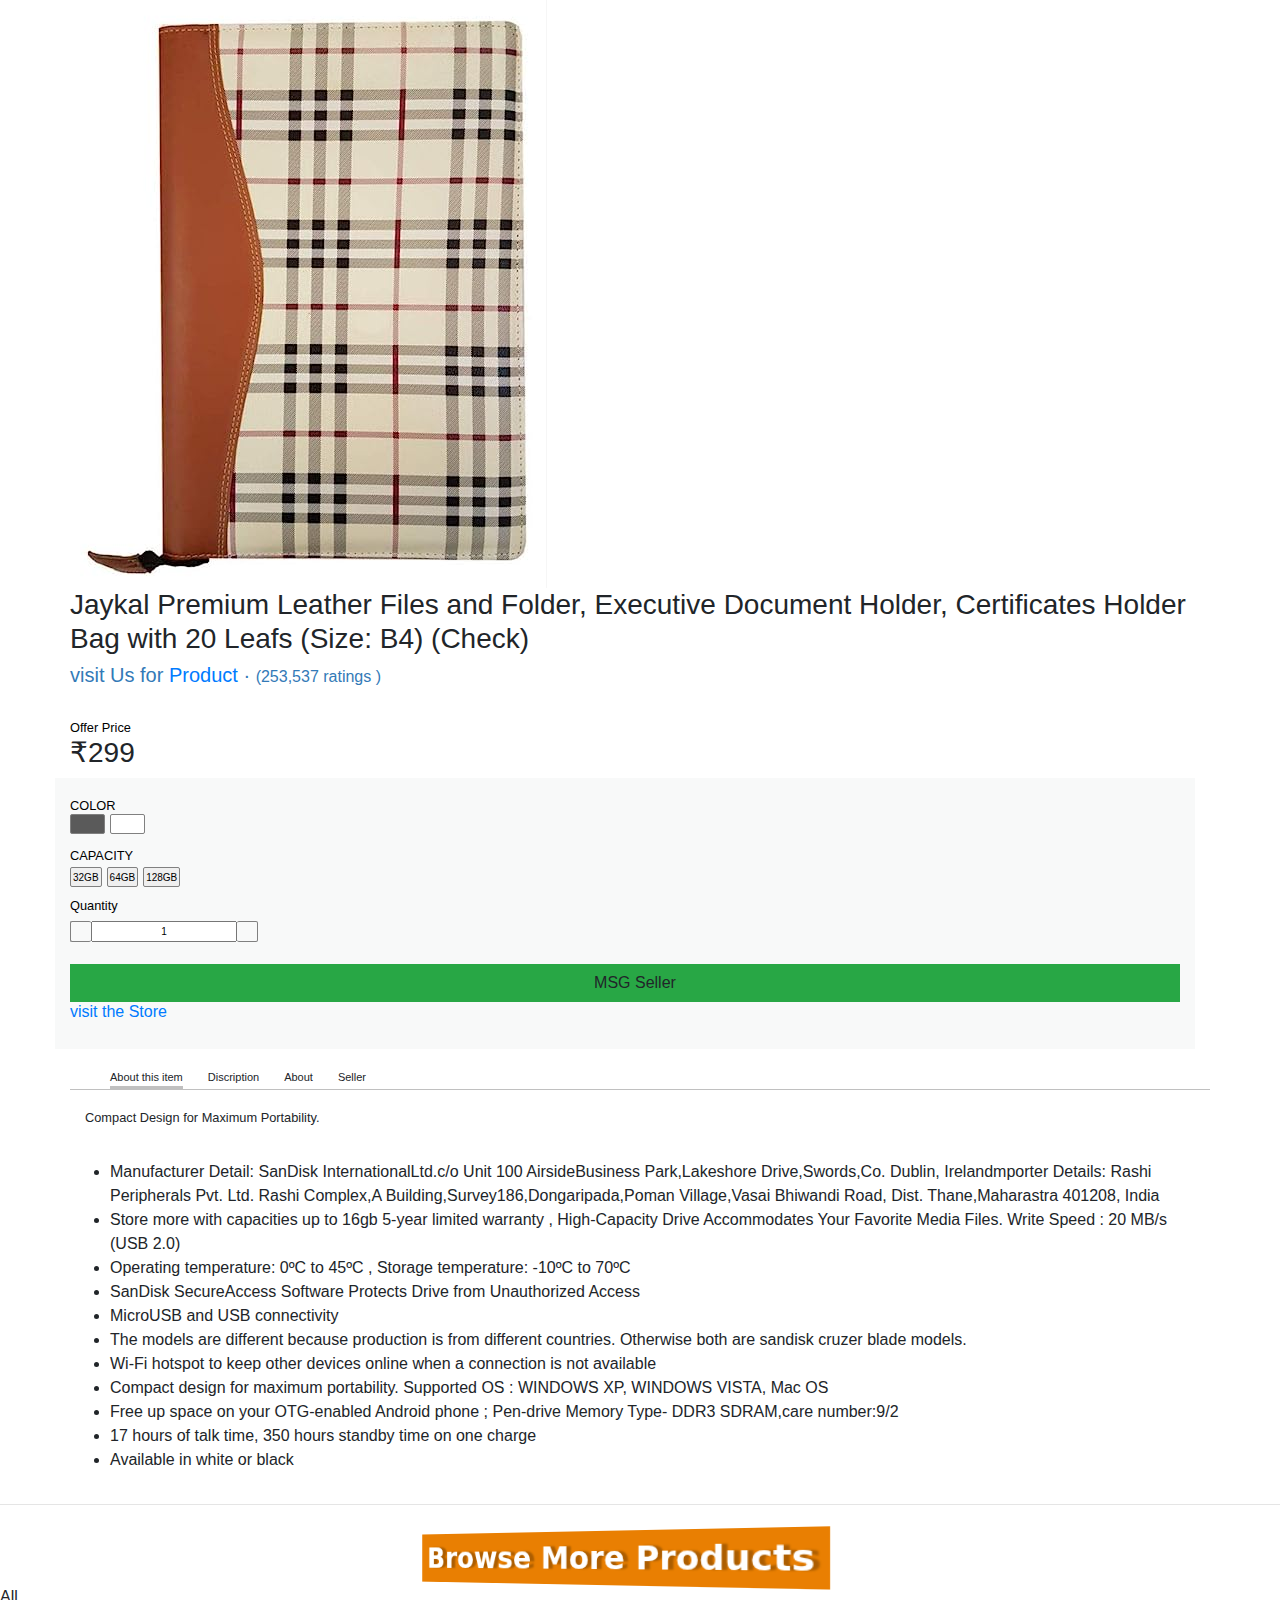
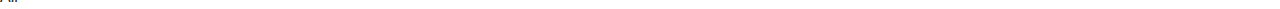
<file: sub-Product/file.html>
<!DOCTYPE html>
<html>

<head>
    <link rel="stylesheet" href="https://cdn.jsdelivr.net/npm/bootstrap@4.4.1/dist/css/bootstrap.min.css"
        integrity="sha384-Vkoo8x4CGsO3+Hhxv8T/Q5PaXtkKtu6ug5TOeNV6gBiFeWPGFN9MuhOf23Q9Ifjh" crossorigin="anonymous">

    <link rel="stylesheet" href="./subproduct.css">
    <link rel="stylesheet" href="./btnFooter.css">
    <title>Shoppping</title>
</head>

<body>
    <div class="container">
        <div class="row">
            <div class="col-xs-4 item-photo" style="margin-left: 10px;">
                <img style="max-width:100%;" src="../res_img/recordfile.jpg" />
            </div>
            <div class="col-xs-5" style="border:0px solid gray">
                <!-- Datos del vendedor y titulo del producto -->
                <h3>
                    Jaykal Premium Leather Files and Folder, Executive
                    Document Holder,
                    Certificates Holder Bag with 20 Leafs (Size: B4) (Check)</h3>
                <h5 style="color:#337ab7">visit Us for <a href="#">Product</a> · <small style="color:#337ab7">(253,537
                        ratings )</small></h5>

                <!-- Precios -->
                <h6 class="title-price"><small>Offer Price</small></h6>
                <h3 style="margin-top:0px;" id="demoprice"> &#x20B9;299</h3>

                <!-- Detalles especificos del producto -->
                <div class="section">
                    <h6 class="title-attr" style="margin-top:15px;"><small>COLOR</small></h6>
                    <div>
                        <div class="attr" style="width:35px;background:#5a5a5a;"></div>
                        <div class="attr" style="width:35px;background:white;"></div>
                    </div>
                </div>
                <div class="section" style="padding-bottom:5px; ">
                    <h6 class="title-attr"><small>CAPACITY</small></h6>
                    <div>
                        <div><input type="button" class="attr2" value="32GB" onclick="firstGB()"></div>
                        <div><input type="button" class="attr2" value="64GB" onclick="secondGB()"></div>
                        <div><input type="button" class="attr2" value="128GB" onclick="thirdGB()"></div>

                    </div>
                </div>
                <div class="section" style="padding-bottom:20px;">
                    <h6 class="title-attr"><small>Quantity</small></h6>
                    <div>
                        <div class="btn-minus"><span class="glyphicon glyphicon-minus"></span></div>
                        <input value="1" />
                        <div class="btn-plus"><span class="glyphicon glyphicon-plus"></span></div>
                    </div>
                </div>

                <!-- Botones de compra -->
                <div class="section" style="padding-bottom:20px;">

                    <a class="btn btn-success"><span style="margin-right:20px" class="glyphicon glyphicon-shopping-cart"
                            aria-hidden="true"></span> MSG Seller</a>

                    <h6><a href="#"><span class="glyphicon glyphicon-heart-empty" style="cursor:pointer;"></span>
                            visit the Store</a></h6>
                </div>
            </div>

            <div class="col-xs-9">
                <ul class="menu-items">
                    <li class="active">About this item
                    </li>
                    <li>Discription</li>
                    <li>About</li>
                    <li>Seller</li>
                </ul>
                <div style="width:100%;border-top:1px solid silver">
                    <p style="padding:15px;">
                        <small>
                            Compact Design for Maximum Portability.
                        </small>
                    </p>
                    <large>
                        <ul>
                            <li>Manufacturer Detail: SanDisk InternationalLtd.c/o Unit 100 AirsideBusiness
                                Park,Lakeshore Drive,Swords,Co. Dublin, Irelandmporter Details: Rashi Peripherals Pvt.
                                Ltd. Rashi Complex,A Building,Survey186,Dongaripada,Poman Village,Vasai Bhiwandi Road,
                                Dist. Thane,Maharastra 401208, India</li>
                            <li>Store more with capacities up to 16gb 5-year limited warranty , High-Capacity Drive
                                Accommodates Your Favorite Media Files. Write Speed : 20 MB/s (USB 2.0)</li>
                            <li>Operating temperature: 0ºC to 45ºC , Storage temperature: -10ºC to 70ºC</li>
                            <li>SanDisk SecureAccess Software Protects Drive from Unauthorized Access</li>
                            <li>MicroUSB and USB connectivity</li>
                            <li>The models are different because production is from different countries. Otherwise both
                                are sandisk cruzer blade models.</li>
                            <li>Wi-Fi hotspot to keep other devices online when a connection is not available</li>
                            <li>Compact design for maximum portability. Supported OS : WINDOWS XP, WINDOWS VISTA, Mac OS
                            </li>
                            <li>Free up space on your OTG-enabled Android phone ; Pen-drive Memory Type- DDR3 SDRAM,care
                                number:9/2</li>
                            <li>17 hours of talk time, 350 hours standby time on one charge</li>
                            <li>Available in white or black</li>

                        </ul>
                    </large>
                </div>
            </div>
        </div>
    </div>
    <hr style="height: 10px;  color: rgb(244, 26, 26);">

    <div><button style="margin-left: 30%;" onclick="BrowseMore()">Browse More Products</button></div>

    <footer>All</footer>

    <script src="./subProduct.js"></script>

    <!-- Optional JavaScript -->
    <!-- jQuery first, then Popper.js, then Bootstrap JS -->

    <script>
        function firstGB() {
            document.getElementById("demoprice").innerHTML = "199";
        }
        function secondGB() {
            document.getElementById("demoprice").innerHTML = "299";

        }
        function thirdGB() {
            document.getElementById("demoprice").innerHTML = "399";

        }
        function BrowseMore() {
            window.open("../pages/shopping.html");
        }
    </script>

    <script src="https://code.jquery.com/jquery-3.4.1.slim.min.js"
        integrity="sha384-J6qa4849blE2+poT4WnyKhv5vZF5SrPo0iEjwBvKU7imGFAV0wwj1yYfoRSJoZ+n"
        crossorigin="anonymous"></script>
    <script src="https://cdn.jsdelivr.net/npm/popper.js@1.16.0/dist/umd/popper.min.js"
        integrity="sha384-Q6E9RHvbIyZFJoft+2mJbHaEWldlvI9IOYy5n3zV9zzTtmI3UksdQRVvoxMfooAo"
        crossorigin="anonymous"></script>
    <script src="https://cdn.jsdelivr.net/npm/bootstrap@4.4.1/dist/js/bootstrap.min.js"
        integrity="sha384-wfSDF2E50Y2D1uUdj0O3uMBJnjuUD4Ih7YwaYd1iqfktj0Uod8GCExl3Og8ifwB6"
        crossorigin="anonymous"></script>

</body>

</html>
</file>
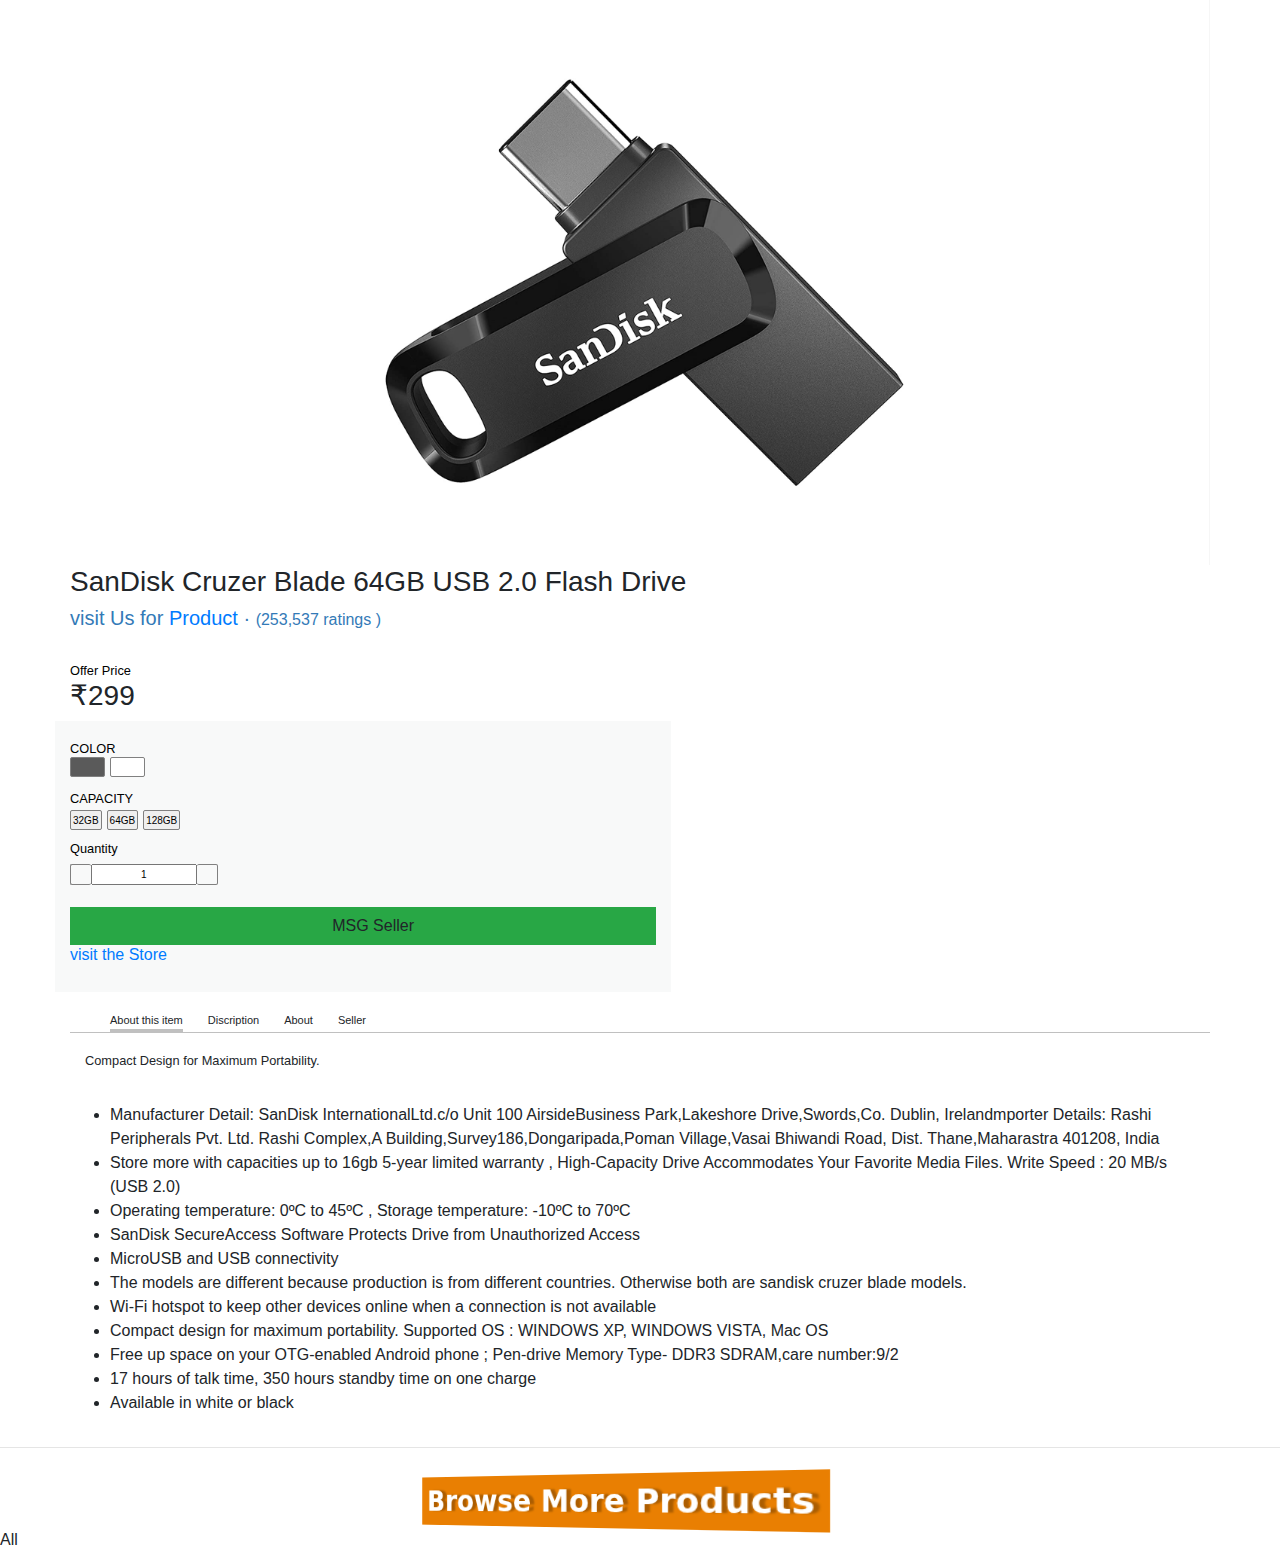
<file: sub-Product/pandrive.html>
<!DOCTYPE html>
<html>

<head>
    <link rel="stylesheet" href="https://cdn.jsdelivr.net/npm/bootstrap@4.4.1/dist/css/bootstrap.min.css"
        integrity="sha384-Vkoo8x4CGsO3+Hhxv8T/Q5PaXtkKtu6ug5TOeNV6gBiFeWPGFN9MuhOf23Q9Ifjh" crossorigin="anonymous">

    <link rel="stylesheet" href="./subproduct.css">
    <link rel="stylesheet" href="./btnFooter.css">
    <title>Shoppping</title>
</head>

<body>
    <div class="container">
        <div class="row">
            <div class="col-xs-4 item-photo" style="margin-left: 10px;">
                <img style="max-width:50%;" src="../res_img/pandrive.jpg" />
            </div>
            <div class="col-xs-5" style="border:0px solid gray">
                <!-- Datos del vendedor y titulo del producto -->
                <h3>
                    SanDisk Cruzer Blade 64GB USB 2.0 Flash Drive</h3>
                <h5 style="color:#337ab7">visit Us for <a href="#">Product</a> · <small style="color:#337ab7">(253,537
                        ratings )</small></h5>

                <!-- Precios -->
                <h6 class="title-price"><small>Offer Price</small></h6>
                <h3 style="margin-top:0px;" id="demoprice"> &#x20B9;299</h3>

                <!-- Detalles especificos del producto -->
                <div class="section">
                    <h6 class="title-attr" style="margin-top:15px;"><small>COLOR</small></h6>
                    <div>
                        <div class="attr" style="width:35px;background:#5a5a5a;"></div>
                        <div class="attr" style="width:35px;background:white;"></div>
                    </div>
                </div>
                <div class="section" style="padding-bottom:5px; ">
                    <h6 class="title-attr"><small>CAPACITY</small></h6>
                    <div>
                        <div><input type="button" class="attr2" value="32GB" onclick="firstGB()"></div>
                        <div><input type="button" class="attr2" value="64GB" onclick="secondGB()"></div>
                        <div><input type="button" class="attr2" value="128GB" onclick="thirdGB()"></div>

                    </div>
                </div>
                <div class="section" style="padding-bottom:20px;">
                    <h6 class="title-attr"><small>Quantity</small></h6>
                    <div>
                        <div class="btn-minus"><span class="glyphicon glyphicon-minus"></span></div>
                        <input value="1" />
                        <div class="btn-plus"><span class="glyphicon glyphicon-plus"></span></div>
                    </div>
                </div>

                <!-- Botones de compra -->
                <div class="section" style="padding-bottom:20px;">

                    <a class="btn btn-success"><span style="margin-right:20px" class="glyphicon glyphicon-shopping-cart"
                            aria-hidden="true"></span> MSG Seller</a>

                    <h6><a href="#"><span class="glyphicon glyphicon-heart-empty" style="cursor:pointer;"></span>
                            visit the Store</a></h6>
                </div>
            </div>

            <div class="col-xs-9">
                <ul class="menu-items">
                    <li class="active">About this item
                    </li>
                    <li>Discription</li>
                    <li>About</li>
                    <li>Seller</li>
                </ul>
                <div style="width:100%;border-top:1px solid silver">
                    <p style="padding:15px;">
                        <small>
                            Compact Design for Maximum Portability.
                        </small>
                    </p>
                    <large>
                        <ul>
                            <li>Manufacturer Detail: SanDisk InternationalLtd.c/o Unit 100 AirsideBusiness
                                Park,Lakeshore Drive,Swords,Co. Dublin, Irelandmporter Details: Rashi Peripherals Pvt.
                                Ltd. Rashi Complex,A Building,Survey186,Dongaripada,Poman Village,Vasai Bhiwandi Road,
                                Dist. Thane,Maharastra 401208, India</li>
                            <li>Store more with capacities up to 16gb 5-year limited warranty , High-Capacity Drive
                                Accommodates Your Favorite Media Files. Write Speed : 20 MB/s (USB 2.0)</li>
                            <li>Operating temperature: 0ºC to 45ºC , Storage temperature: -10ºC to 70ºC</li>
                            <li>SanDisk SecureAccess Software Protects Drive from Unauthorized Access</li>
                            <li>MicroUSB and USB connectivity</li>
                            <li>The models are different because production is from different countries. Otherwise both
                                are sandisk cruzer blade models.</li>
                            <li>Wi-Fi hotspot to keep other devices online when a connection is not available</li>
                            <li>Compact design for maximum portability. Supported OS : WINDOWS XP, WINDOWS VISTA, Mac OS
                            </li>
                            <li>Free up space on your OTG-enabled Android phone ; Pen-drive Memory Type- DDR3 SDRAM,care
                                number:9/2</li>
                            <li>17 hours of talk time, 350 hours standby time on one charge</li>
                            <li>Available in white or black</li>

                        </ul>
                    </large>
                </div>
            </div>
        </div>
    </div>
    <hr style="height: 10px;  color: rgb(244, 26, 26);">

    <div><button style="margin-left: 30%;" onclick="BrowseMore()">Browse More Products</button></div>

    <footer>All</footer>

    <script src="./subProduct.js"></script>

    <!-- Optional JavaScript -->
    <!-- jQuery first, then Popper.js, then Bootstrap JS -->

    <script>
        function firstGB() {
            document.getElementById("demoprice").innerHTML = "299";
        }
        function secondGB() {
            document.getElementById("demoprice").innerHTML = "399";

        }
        function thirdGB() {
            document.getElementById("demoprice").innerHTML = "499";

        }
        function BrowseMore() {
            window.open("../pages/shopping.html");
        }
    </script>

    <script src="https://code.jquery.com/jquery-3.4.1.slim.min.js"
        integrity="sha384-J6qa4849blE2+poT4WnyKhv5vZF5SrPo0iEjwBvKU7imGFAV0wwj1yYfoRSJoZ+n"
        crossorigin="anonymous"></script>
    <script src="https://cdn.jsdelivr.net/npm/popper.js@1.16.0/dist/umd/popper.min.js"
        integrity="sha384-Q6E9RHvbIyZFJoft+2mJbHaEWldlvI9IOYy5n3zV9zzTtmI3UksdQRVvoxMfooAo"
        crossorigin="anonymous"></script>
    <script src="https://cdn.jsdelivr.net/npm/bootstrap@4.4.1/dist/js/bootstrap.min.js"
        integrity="sha384-wfSDF2E50Y2D1uUdj0O3uMBJnjuUD4Ih7YwaYd1iqfktj0Uod8GCExl3Og8ifwB6"
        crossorigin="anonymous"></script>

</body>

</html>
</file>
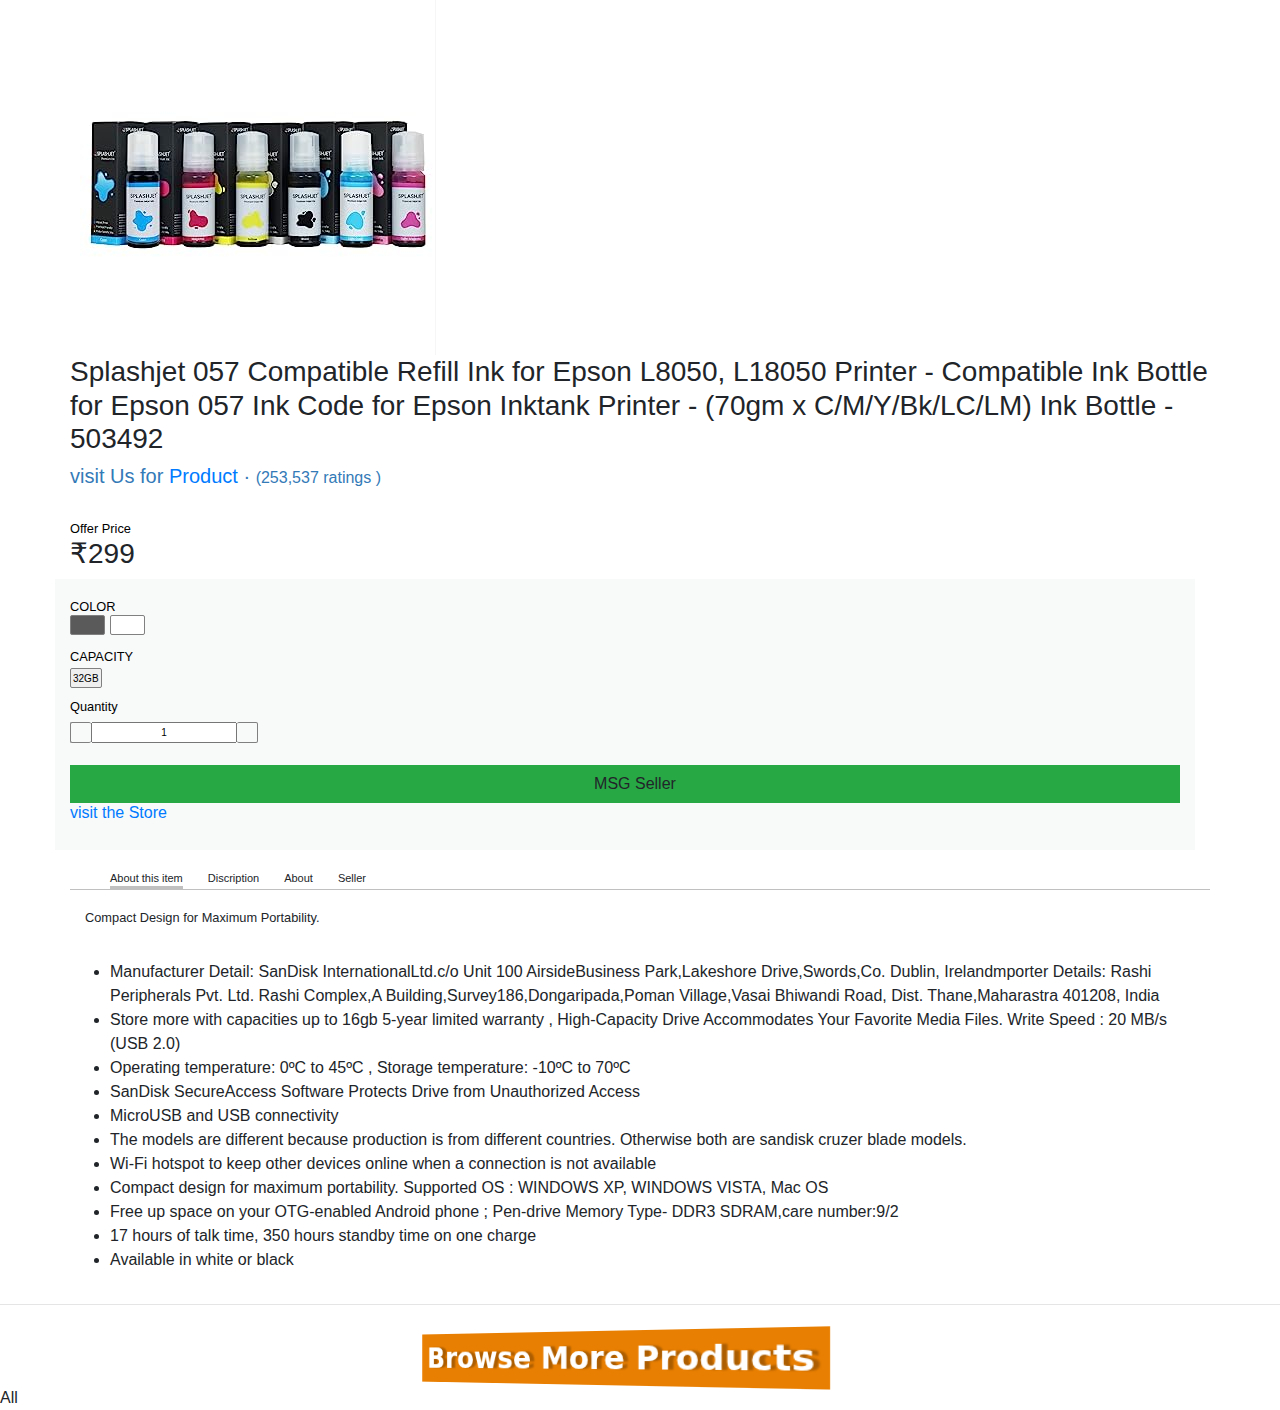
<file: sub-Product/printer.html>
<!DOCTYPE html>
<html>

<head>
    <link rel="stylesheet" href="https://cdn.jsdelivr.net/npm/bootstrap@4.4.1/dist/css/bootstrap.min.css"
        integrity="sha384-Vkoo8x4CGsO3+Hhxv8T/Q5PaXtkKtu6ug5TOeNV6gBiFeWPGFN9MuhOf23Q9Ifjh" crossorigin="anonymous">

    <link rel="stylesheet" href="./subproduct.css">
    <link rel="stylesheet" href="./btnFooter.css">
    <title>Shoppping</title>
</head>

<body>
    <div class="container">
        <div class="row">
            <div class="col-xs-4 item-photo" style="margin-left: 10px;">
                <img style="max-width:100%;" src="../res_img/printer.jpg" />
            </div>
            <div class="col-xs-5" style="border:0px solid gray">
                <!-- Datos del vendedor y titulo del producto -->
                <h3>
                    Splashjet 057 Compatible Refill Ink for Epson L8050,
                    L18050 Printer - Compatible Ink Bottle for Epson 057 Ink Code for Epson Inktank Printer
                    - (70gm x C/M/Y/Bk/LC/LM) Ink Bottle - 503492</h3>
                <h5 style="color:#337ab7">visit Us for <a href="#">Product</a> · <small style="color:#337ab7">(253,537
                        ratings )</small></h5>

                <!-- Precios -->
                <h6 class="title-price"><small>Offer Price</small></h6>
                <h3 style="margin-top:0px;" id="demoprice"> &#x20B9;299</h3>

                <!-- Detalles especificos del producto -->
                <div class="section">
                    <h6 class="title-attr" style="margin-top:15px;"><small>COLOR</small></h6>
                    <div>
                        <div class="attr" style="width:35px;background:#5a5a5a;"></div>
                        <div class="attr" style="width:35px;background:white;"></div>
                    </div>
                </div>
                <div class="section" style="padding-bottom:5px; ">
                    <h6 class="title-attr"><small>CAPACITY</small></h6>
                    <div>
                        <div><input type="button" class="attr2" value="32GB" onclick="firstGB()"></div>
                        <!-- <div><input type="button" class="attr2" value="64GB" onclick="secondGB()"></div>
                        <div><input type="button" class="attr2" value="128GB" onclick="thirdGB()"></div> -->

                    </div>
                </div>
                <div class="section" style="padding-bottom:20px;">
                    <h6 class="title-attr"><small>Quantity</small></h6>
                    <div>
                        <div class="btn-minus"><span class="glyphicon glyphicon-minus"></span></div>
                        <input value="1" />
                        <div class="btn-plus"><span class="glyphicon glyphicon-plus"></span></div>
                    </div>
                </div>

                <!-- Botones de compra -->
                <div class="section" style="padding-bottom:20px;">

                    <a class="btn btn-success"><span style="margin-right:20px" class="glyphicon glyphicon-shopping-cart"
                            aria-hidden="true"></span> MSG Seller</a>

                    <h6><a href="#"><span class="glyphicon glyphicon-heart-empty" style="cursor:pointer;"></span>
                            visit the Store</a></h6>
                </div>
            </div>

            <div class="col-xs-9">
                <ul class="menu-items">
                    <li class="active">About this item
                    </li>
                    <li>Discription</li>
                    <li>About</li>
                    <li>Seller</li>
                </ul>
                <div style="width:100%;border-top:1px solid silver">
                    <p style="padding:15px;">
                        <small>
                            Compact Design for Maximum Portability.
                        </small>
                    </p>
                    <large>
                        <ul>
                            <li>Manufacturer Detail: SanDisk InternationalLtd.c/o Unit 100 AirsideBusiness
                                Park,Lakeshore Drive,Swords,Co. Dublin, Irelandmporter Details: Rashi Peripherals Pvt.
                                Ltd. Rashi Complex,A Building,Survey186,Dongaripada,Poman Village,Vasai Bhiwandi Road,
                                Dist. Thane,Maharastra 401208, India</li>
                            <li>Store more with capacities up to 16gb 5-year limited warranty , High-Capacity Drive
                                Accommodates Your Favorite Media Files. Write Speed : 20 MB/s (USB 2.0)</li>
                            <li>Operating temperature: 0ºC to 45ºC , Storage temperature: -10ºC to 70ºC</li>
                            <li>SanDisk SecureAccess Software Protects Drive from Unauthorized Access</li>
                            <li>MicroUSB and USB connectivity</li>
                            <li>The models are different because production is from different countries. Otherwise both
                                are sandisk cruzer blade models.</li>
                            <li>Wi-Fi hotspot to keep other devices online when a connection is not available</li>
                            <li>Compact design for maximum portability. Supported OS : WINDOWS XP, WINDOWS VISTA, Mac OS
                            </li>
                            <li>Free up space on your OTG-enabled Android phone ; Pen-drive Memory Type- DDR3 SDRAM,care
                                number:9/2</li>
                            <li>17 hours of talk time, 350 hours standby time on one charge</li>
                            <li>Available in white or black</li>

                        </ul>
                    </large>
                </div>
            </div>
        </div>
    </div>
    <hr style="height: 10px;  color: rgb(244, 26, 26);">

    <div><button style="margin-left: 30%;" onclick="BrowseMore()">Browse More Products</button></div>

    <footer>All</footer>

    <script src="./subProduct.js"></script>

    <!-- Optional JavaScript -->
    <!-- jQuery first, then Popper.js, then Bootstrap JS -->

    <script>
        function firstGB() {
            document.getElementById("demoprice").innerHTML = "1499";
        }
        function secondGB() {
            document.getElementById("demoprice").innerHTML = "399";

        }
        function thirdGB() {
            document.getElementById("demoprice").innerHTML = "499";

        }
        function BrowseMore() {
            window.open("../pages/shopping.html");
        }
    </script>

    <script src="https://code.jquery.com/jquery-3.4.1.slim.min.js"
        integrity="sha384-J6qa4849blE2+poT4WnyKhv5vZF5SrPo0iEjwBvKU7imGFAV0wwj1yYfoRSJoZ+n"
        crossorigin="anonymous"></script>
    <script src="https://cdn.jsdelivr.net/npm/popper.js@1.16.0/dist/umd/popper.min.js"
        integrity="sha384-Q6E9RHvbIyZFJoft+2mJbHaEWldlvI9IOYy5n3zV9zzTtmI3UksdQRVvoxMfooAo"
        crossorigin="anonymous"></script>
    <script src="https://cdn.jsdelivr.net/npm/bootstrap@4.4.1/dist/js/bootstrap.min.js"
        integrity="sha384-wfSDF2E50Y2D1uUdj0O3uMBJnjuUD4Ih7YwaYd1iqfktj0Uod8GCExl3Og8ifwB6"
        crossorigin="anonymous"></script>

</body>

</html>
</file>
<file: css/style.css>
@font-face{font-family:Montserrat;font-style:italic;font-weight:100;font-display:swap;src:url(https://fonts.gstatic.com/s/montserrat/v25/JTUFjIg1_i6t8kCHKm459Wx7xQYXK0vOoz6jq6R8WXZ0ow.ttf) format('truetype')}
@font-face{font-family:Montserrat;font-style:italic;font-weight:200;font-display:swap;src:url(https://fonts.gstatic.com/s/montserrat/v25/JTUFjIg1_i6t8kCHKm459Wx7xQYXK0vOoz6jqyR9WXZ0ow.ttf) format('truetype')}
@font-face{font-family:Montserrat;font-style:italic;font-weight:300;font-display:swap;src:url(https://fonts.gstatic.com/s/montserrat/v25/JTUFjIg1_i6t8kCHKm459Wx7xQYXK0vOoz6jq_p9WXZ0ow.ttf) format('truetype')}
@font-face{font-family:Montserrat;font-style:italic;font-weight:400;font-display:swap;src:url(https://fonts.gstatic.com/s/montserrat/v25/JTUFjIg1_i6t8kCHKm459Wx7xQYXK0vOoz6jq6R9WXZ0ow.ttf) format('truetype')}
@font-face{font-family:Montserrat;font-style:italic;font-weight:500;font-display:swap;src:url(https://fonts.gstatic.com/s/montserrat/v25/JTUFjIg1_i6t8kCHKm459Wx7xQYXK0vOoz6jq5Z9WXZ0ow.ttf) format('truetype')}
@font-face{font-family:Montserrat;font-style:italic;font-weight:600;font-display:swap;src:url(https://fonts.gstatic.com/s/montserrat/v25/JTUFjIg1_i6t8kCHKm459Wx7xQYXK0vOoz6jq3p6WXZ0ow.ttf) format('truetype')}
@font-face{font-family:Montserrat;font-style:italic;font-weight:700;font-display:swap;src:url(https://fonts.gstatic.com/s/montserrat/v25/JTUFjIg1_i6t8kCHKm459Wx7xQYXK0vOoz6jq0N6WXZ0ow.ttf) format('truetype')}
@font-face{font-family:Montserrat;font-style:italic;font-weight:800;font-display:swap;src:url(https://fonts.gstatic.com/s/montserrat/v25/JTUFjIg1_i6t8kCHKm459Wx7xQYXK0vOoz6jqyR6WXZ0ow.ttf) format('truetype')}
@font-face{font-family:Montserrat;font-style:italic;font-weight:900;font-display:swap;src:url(https://fonts.gstatic.com/s/montserrat/v25/JTUFjIg1_i6t8kCHKm459Wx7xQYXK0vOoz6jqw16WXZ0ow.ttf) format('truetype')}
@font-face{font-family:Montserrat;font-style:normal;font-weight:100;font-display:swap;src:url(https://fonts.gstatic.com/s/montserrat/v25/JTUHjIg1_i6t8kCHKm4532VJOt5-QNFgpCtr6Xw3aX8.ttf) format('truetype')}
@font-face{font-family:Montserrat;font-style:normal;font-weight:200;font-display:swap;src:url(https://fonts.gstatic.com/s/montserrat/v25/JTUHjIg1_i6t8kCHKm4532VJOt5-QNFgpCvr6Hw3aX8.ttf) format('truetype')}
@font-face{font-family:Montserrat;font-style:normal;font-weight:300;font-display:swap;src:url(https://fonts.gstatic.com/s/montserrat/v25/JTUHjIg1_i6t8kCHKm4532VJOt5-QNFgpCs16Hw3aX8.ttf) format('truetype')}
@font-face{font-family:Montserrat;font-style:normal;font-weight:400;font-display:swap;src:url(https://fonts.gstatic.com/s/montserrat/v25/JTUHjIg1_i6t8kCHKm4532VJOt5-QNFgpCtr6Hw3aX8.ttf) format('truetype')}
@font-face{font-family:Montserrat;font-style:normal;font-weight:500;font-display:swap;src:url(https://fonts.gstatic.com/s/montserrat/v25/JTUHjIg1_i6t8kCHKm4532VJOt5-QNFgpCtZ6Hw3aX8.ttf) format('truetype')}
@font-face{font-family:Montserrat;font-style:normal;font-weight:600;font-display:swap;src:url(https://fonts.gstatic.com/s/montserrat/v25/JTUHjIg1_i6t8kCHKm4532VJOt5-QNFgpCu173w3aX8.ttf) format('truetype')}
@font-face{font-family:Montserrat;font-style:normal;font-weight:700;font-display:swap;src:url(https://fonts.gstatic.com/s/montserrat/v25/JTUHjIg1_i6t8kCHKm4532VJOt5-QNFgpCuM73w3aX8.ttf) format('truetype')}
@font-face{font-family:Montserrat;font-style:normal;font-weight:800;font-display:swap;src:url(https://fonts.gstatic.com/s/montserrat/v25/JTUHjIg1_i6t8kCHKm4532VJOt5-QNFgpCvr73w3aX8.ttf) format('truetype')}
@font-face{font-family:Montserrat;font-style:normal;font-weight:900;font-display:swap;src:url(https://fonts.gstatic.com/s/montserrat/v25/JTUHjIg1_i6t8kCHKm4532VJOt5-QNFgpCvC73w3aX8.ttf) format('truetype')}
@font-face{font-family:Poppins;font-style:italic;font-weight:100;font-display:swap;src:url(https://fonts.gstatic.com/s/poppins/v20/pxiAyp8kv8JHgFVrJJLmE0tMMPc.ttf) format('truetype')}
@font-face{font-family:Poppins;font-style:italic;font-weight:200;font-display:swap;src:url(https://fonts.gstatic.com/s/poppins/v20/pxiDyp8kv8JHgFVrJJLmv1pVGdeL.ttf) format('truetype')}
@font-face{font-family:Poppins;font-style:italic;font-weight:300;font-display:swap;src:url(https://fonts.gstatic.com/s/poppins/v20/pxiDyp8kv8JHgFVrJJLm21lVGdeL.ttf) format('truetype')}
@font-face{font-family:Poppins;font-style:italic;font-weight:400;font-display:swap;src:url(https://fonts.gstatic.com/s/poppins/v20/pxiGyp8kv8JHgFVrJJLufntF.ttf) format('truetype')}
@font-face{font-family:Poppins;font-style:italic;font-weight:500;font-display:swap;src:url(https://fonts.gstatic.com/s/poppins/v20/pxiDyp8kv8JHgFVrJJLmg1hVGdeL.ttf) format('truetype')}
@font-face{font-family:Poppins;font-style:italic;font-weight:600;font-display:swap;src:url(https://fonts.gstatic.com/s/poppins/v20/pxiDyp8kv8JHgFVrJJLmr19VGdeL.ttf) format('truetype')}
@font-face{font-family:Poppins;font-style:italic;font-weight:700;font-display:swap;src:url(https://fonts.gstatic.com/s/poppins/v20/pxiDyp8kv8JHgFVrJJLmy15VGdeL.ttf) format('truetype')}
@font-face{font-family:Poppins;font-style:italic;font-weight:800;font-display:swap;src:url(https://fonts.gstatic.com/s/poppins/v20/pxiDyp8kv8JHgFVrJJLm111VGdeL.ttf) format('truetype')}
@font-face{font-family:Poppins;font-style:italic;font-weight:900;font-display:swap;src:url(https://fonts.gstatic.com/s/poppins/v20/pxiDyp8kv8JHgFVrJJLm81xVGdeL.ttf) format('truetype')}
@font-face{font-family:Poppins;font-style:normal;font-weight:100;font-display:swap;src:url(https://fonts.gstatic.com/s/poppins/v20/pxiGyp8kv8JHgFVrLPTufntF.ttf) format('truetype')}
@font-face{font-family:Poppins;font-style:normal;font-weight:200;font-display:swap;src:url(https://fonts.gstatic.com/s/poppins/v20/pxiByp8kv8JHgFVrLFj_Z1JlEA.ttf) format('truetype')}
@font-face{font-family:Poppins;font-style:normal;font-weight:300;font-display:swap;src:url(https://fonts.gstatic.com/s/poppins/v20/pxiByp8kv8JHgFVrLDz8Z1JlEA.ttf) format('truetype')}
@font-face{font-family:Poppins;font-style:normal;font-weight:400;font-display:swap;src:url(https://fonts.gstatic.com/s/poppins/v20/pxiEyp8kv8JHgFVrJJnedw.ttf) format('truetype')}
@font-face{font-family:Poppins;font-style:normal;font-weight:500;font-display:swap;src:url(https://fonts.gstatic.com/s/poppins/v20/pxiByp8kv8JHgFVrLGT9Z1JlEA.ttf) format('truetype')}
@font-face{font-family:Poppins;font-style:normal;font-weight:600;font-display:swap;src:url(https://fonts.gstatic.com/s/poppins/v20/pxiByp8kv8JHgFVrLEj6Z1JlEA.ttf) format('truetype')}
@font-face{font-family:Poppins;font-style:normal;font-weight:700;font-display:swap;src:url(https://fonts.gstatic.com/s/poppins/v20/pxiByp8kv8JHgFVrLCz7Z1JlEA.ttf) format('truetype')}
@font-face{font-family:Poppins;font-style:normal;font-weight:800;font-display:swap;src:url(https://fonts.gstatic.com/s/poppins/v20/pxiByp8kv8JHgFVrLDD4Z1JlEA.ttf) format('truetype')}
@font-face{font-family:Poppins;font-style:normal;font-weight:900;font-display:swap;src:url(https://fonts.gstatic.com/s/poppins/v20/pxiByp8kv8JHgFVrLBT5Z1JlEA.ttf) format('truetype')}
@font-face{font-family:Montserrat;font-style:italic;font-weight:100;font-display:swap;src:url(https://fonts.gstatic.com/s/montserrat/v25/JTUFjIg1_i6t8kCHKm459Wx7xQYXK0vOoz6jq6R8WXZ0oA.woff) format('woff')}
@font-face{font-family:Montserrat;font-style:italic;font-weight:200;font-display:swap;src:url(https://fonts.gstatic.com/s/montserrat/v25/JTUFjIg1_i6t8kCHKm459Wx7xQYXK0vOoz6jqyR9WXZ0oA.woff) format('woff')}
@font-face{font-family:Montserrat;font-style:italic;font-weight:300;font-display:swap;src:url(https://fonts.gstatic.com/s/montserrat/v25/JTUFjIg1_i6t8kCHKm459Wx7xQYXK0vOoz6jq_p9WXZ0oA.woff) format('woff')}
@font-face{font-family:Montserrat;font-style:italic;font-weight:400;font-display:swap;src:url(https://fonts.gstatic.com/s/montserrat/v25/JTUFjIg1_i6t8kCHKm459Wx7xQYXK0vOoz6jq6R9WXZ0oA.woff) format('woff')}
@font-face{font-family:Montserrat;font-style:italic;font-weight:500;font-display:swap;src:url(https://fonts.gstatic.com/s/montserrat/v25/JTUFjIg1_i6t8kCHKm459Wx7xQYXK0vOoz6jq5Z9WXZ0oA.woff) format('woff')}
@font-face{font-family:Montserrat;font-style:italic;font-weight:600;font-display:swap;src:url(https://fonts.gstatic.com/s/montserrat/v25/JTUFjIg1_i6t8kCHKm459Wx7xQYXK0vOoz6jq3p6WXZ0oA.woff) format('woff')}
@font-face{font-family:Montserrat;font-style:italic;font-weight:700;font-display:swap;src:url(https://fonts.gstatic.com/s/montserrat/v25/JTUFjIg1_i6t8kCHKm459Wx7xQYXK0vOoz6jq0N6WXZ0oA.woff) format('woff')}
@font-face{font-family:Montserrat;font-style:italic;font-weight:800;font-display:swap;src:url(https://fonts.gstatic.com/s/montserrat/v25/JTUFjIg1_i6t8kCHKm459Wx7xQYXK0vOoz6jqyR6WXZ0oA.woff) format('woff')}
@font-face{font-family:Montserrat;font-style:italic;font-weight:900;font-display:swap;src:url(https://fonts.gstatic.com/s/montserrat/v25/JTUFjIg1_i6t8kCHKm459Wx7xQYXK0vOoz6jqw16WXZ0oA.woff) format('woff')}
@font-face{font-family:Montserrat;font-style:normal;font-weight:100;font-display:swap;src:url(https://fonts.gstatic.com/s/montserrat/v25/JTUHjIg1_i6t8kCHKm4532VJOt5-QNFgpCtr6Xw3aXw.woff) format('woff')}
@font-face{font-family:Montserrat;font-style:normal;font-weight:200;font-display:swap;src:url(https://fonts.gstatic.com/s/montserrat/v25/JTUHjIg1_i6t8kCHKm4532VJOt5-QNFgpCvr6Hw3aXw.woff) format('woff')}
@font-face{font-family:Montserrat;font-style:normal;font-weight:300;font-display:swap;src:url(https://fonts.gstatic.com/s/montserrat/v25/JTUHjIg1_i6t8kCHKm4532VJOt5-QNFgpCs16Hw3aXw.woff) format('woff')}
@font-face{font-family:Montserrat;font-style:normal;font-weight:400;font-display:swap;src:url(https://fonts.gstatic.com/s/montserrat/v25/JTUHjIg1_i6t8kCHKm4532VJOt5-QNFgpCtr6Hw3aXw.woff) format('woff')}
@font-face{font-family:Montserrat;font-style:normal;font-weight:500;font-display:swap;src:url(https://fonts.gstatic.com/s/montserrat/v25/JTUHjIg1_i6t8kCHKm4532VJOt5-QNFgpCtZ6Hw3aXw.woff) format('woff')}
@font-face{font-family:Montserrat;font-style:normal;font-weight:600;font-display:swap;src:url(https://fonts.gstatic.com/s/montserrat/v25/JTUHjIg1_i6t8kCHKm4532VJOt5-QNFgpCu173w3aXw.woff) format('woff')}
@font-face{font-family:Montserrat;font-style:normal;font-weight:700;font-display:swap;src:url(https://fonts.gstatic.com/s/montserrat/v25/JTUHjIg1_i6t8kCHKm4532VJOt5-QNFgpCuM73w3aXw.woff) format('woff')}
@font-face{font-family:Montserrat;font-style:normal;font-weight:800;font-display:swap;src:url(https://fonts.gstatic.com/s/montserrat/v25/JTUHjIg1_i6t8kCHKm4532VJOt5-QNFgpCvr73w3aXw.woff) format('woff')}
@font-face{font-family:Montserrat;font-style:normal;font-weight:900;font-display:swap;src:url(https://fonts.gstatic.com/s/montserrat/v25/JTUHjIg1_i6t8kCHKm4532VJOt5-QNFgpCvC73w3aXw.woff) format('woff')}
@font-face{font-family:Poppins;font-style:italic;font-weight:100;font-display:swap;src:url(https://fonts.gstatic.com/s/poppins/v20/pxiAyp8kv8JHgFVrJJLmE0tMMPQ.woff) format('woff')}
@font-face{font-family:Poppins;font-style:italic;font-weight:200;font-display:swap;src:url(https://fonts.gstatic.com/s/poppins/v20/pxiDyp8kv8JHgFVrJJLmv1pVGdeI.woff) format('woff')}
@font-face{font-family:Poppins;font-style:italic;font-weight:300;font-display:swap;src:url(https://fonts.gstatic.com/s/poppins/v20/pxiDyp8kv8JHgFVrJJLm21lVGdeI.woff) format('woff')}
@font-face{font-family:Poppins;font-style:italic;font-weight:400;font-display:swap;src:url(https://fonts.gstatic.com/s/poppins/v20/pxiGyp8kv8JHgFVrJJLufntG.woff) format('woff')}
@font-face{font-family:Poppins;font-style:italic;font-weight:500;font-display:swap;src:url(https://fonts.gstatic.com/s/poppins/v20/pxiDyp8kv8JHgFVrJJLmg1hVGdeI.woff) format('woff')}
@font-face{font-family:Poppins;font-style:italic;font-weight:600;font-display:swap;src:url(https://fonts.gstatic.com/s/poppins/v20/pxiDyp8kv8JHgFVrJJLmr19VGdeI.woff) format('woff')}
@font-face{font-family:Poppins;font-style:italic;font-weight:700;font-display:swap;src:url(https://fonts.gstatic.com/s/poppins/v20/pxiDyp8kv8JHgFVrJJLmy15VGdeI.woff) format('woff')}
@font-face{font-family:Poppins;font-style:italic;font-weight:800;font-display:swap;src:url(https://fonts.gstatic.com/s/poppins/v20/pxiDyp8kv8JHgFVrJJLm111VGdeI.woff) format('woff')}
@font-face{font-family:Poppins;font-style:italic;font-weight:900;font-display:swap;src:url(https://fonts.gstatic.com/s/poppins/v20/pxiDyp8kv8JHgFVrJJLm81xVGdeI.woff) format('woff')}
@font-face{font-family:Poppins;font-style:normal;font-weight:100;font-display:swap;src:url(https://fonts.gstatic.com/s/poppins/v20/pxiGyp8kv8JHgFVrLPTufntG.woff) format('woff')}
@font-face{font-family:Poppins;font-style:normal;font-weight:200;font-display:swap;src:url(https://fonts.gstatic.com/s/poppins/v20/pxiByp8kv8JHgFVrLFj_Z1JlEw.woff) format('woff')}
@font-face{font-family:Poppins;font-style:normal;font-weight:300;font-display:swap;src:url(https://fonts.gstatic.com/s/poppins/v20/pxiByp8kv8JHgFVrLDz8Z1JlEw.woff) format('woff')}
@font-face{font-family:Poppins;font-style:normal;font-weight:400;font-display:swap;src:url(https://fonts.gstatic.com/s/poppins/v20/pxiEyp8kv8JHgFVrJJnedA.woff) format('woff')}
@font-face{font-family:Poppins;font-style:normal;font-weight:500;font-display:swap;src:url(https://fonts.gstatic.com/s/poppins/v20/pxiByp8kv8JHgFVrLGT9Z1JlEw.woff) format('woff')}
@font-face{font-family:Poppins;font-style:normal;font-weight:600;font-display:swap;src:url(https://fonts.gstatic.com/s/poppins/v20/pxiByp8kv8JHgFVrLEj6Z1JlEw.woff) format('woff')}
@font-face{font-family:Poppins;font-style:normal;font-weight:700;font-display:swap;src:url(https://fonts.gstatic.com/s/poppins/v20/pxiByp8kv8JHgFVrLCz7Z1JlEw.woff) format('woff')}
@font-face{font-family:Poppins;font-style:normal;font-weight:800;font-display:swap;src:url(https://fonts.gstatic.com/s/poppins/v20/pxiByp8kv8JHgFVrLDD4Z1JlEw.woff) format('woff')}
@font-face{font-family:Poppins;font-style:normal;font-weight:900;font-display:swap;src:url(https://fonts.gstatic.com/s/poppins/v20/pxiByp8kv8JHgFVrLBT5Z1JlEw.woff) format('woff')}
@font-face{font-family:Montserrat;font-style:italic;font-weight:100;font-display:swap;src:url(https://fonts.gstatic.com/s/montserrat/v25/JTUFjIg1_i6t8kCHKm459Wx7xQYXK0vOoz6jq6R8WXZ0pg.woff2) format('woff2')}
@font-face{font-family:Montserrat;font-style:italic;font-weight:200;font-display:swap;src:url(https://fonts.gstatic.com/s/montserrat/v25/JTUFjIg1_i6t8kCHKm459Wx7xQYXK0vOoz6jqyR9WXZ0pg.woff2) format('woff2')}
@font-face{font-family:Montserrat;font-style:italic;font-weight:300;font-display:swap;src:url(https://fonts.gstatic.com/s/montserrat/v25/JTUFjIg1_i6t8kCHKm459Wx7xQYXK0vOoz6jq_p9WXZ0pg.woff2) format('woff2')}
@font-face{font-family:Montserrat;font-style:italic;font-weight:400;font-display:swap;src:url(https://fonts.gstatic.com/s/montserrat/v25/JTUFjIg1_i6t8kCHKm459Wx7xQYXK0vOoz6jq6R9WXZ0pg.woff2) format('woff2')}
@font-face{font-family:Montserrat;font-style:italic;font-weight:500;font-display:swap;src:url(https://fonts.gstatic.com/s/montserrat/v25/JTUFjIg1_i6t8kCHKm459Wx7xQYXK0vOoz6jq5Z9WXZ0pg.woff2) format('woff2')}
@font-face{font-family:Montserrat;font-style:italic;font-weight:600;font-display:swap;src:url(https://fonts.gstatic.com/s/montserrat/v25/JTUFjIg1_i6t8kCHKm459Wx7xQYXK0vOoz6jq3p6WXZ0pg.woff2) format('woff2')}
@font-face{font-family:Montserrat;font-style:italic;font-weight:700;font-display:swap;src:url(https://fonts.gstatic.com/s/montserrat/v25/JTUFjIg1_i6t8kCHKm459Wx7xQYXK0vOoz6jq0N6WXZ0pg.woff2) format('woff2')}
@font-face{font-family:Montserrat;font-style:italic;font-weight:800;font-display:swap;src:url(https://fonts.gstatic.com/s/montserrat/v25/JTUFjIg1_i6t8kCHKm459Wx7xQYXK0vOoz6jqyR6WXZ0pg.woff2) format('woff2')}
@font-face{font-family:Montserrat;font-style:italic;font-weight:900;font-display:swap;src:url(https://fonts.gstatic.com/s/montserrat/v25/JTUFjIg1_i6t8kCHKm459Wx7xQYXK0vOoz6jqw16WXZ0pg.woff2) format('woff2')}
@font-face{font-family:Montserrat;font-style:normal;font-weight:100;font-display:swap;src:url(https://fonts.gstatic.com/s/montserrat/v25/JTUHjIg1_i6t8kCHKm4532VJOt5-QNFgpCtr6Xw3aXo.woff2) format('woff2')}
@font-face{font-family:Montserrat;font-style:normal;font-weight:200;font-display:swap;src:url(https://fonts.gstatic.com/s/montserrat/v25/JTUHjIg1_i6t8kCHKm4532VJOt5-QNFgpCvr6Hw3aXo.woff2) format('woff2')}
@font-face{font-family:Montserrat;font-style:normal;font-weight:300;font-display:swap;src:url(https://fonts.gstatic.com/s/montserrat/v25/JTUHjIg1_i6t8kCHKm4532VJOt5-QNFgpCs16Hw3aXo.woff2) format('woff2')}
@font-face{font-family:Montserrat;font-style:normal;font-weight:400;font-display:swap;src:url(https://fonts.gstatic.com/s/montserrat/v25/JTUHjIg1_i6t8kCHKm4532VJOt5-QNFgpCtr6Hw3aXo.woff2) format('woff2')}
@font-face{font-family:Montserrat;font-style:normal;font-weight:500;font-display:swap;src:url(https://fonts.gstatic.com/s/montserrat/v25/JTUHjIg1_i6t8kCHKm4532VJOt5-QNFgpCtZ6Hw3aXo.woff2) format('woff2')}
@font-face{font-family:Montserrat;font-style:normal;font-weight:600;font-display:swap;src:url(https://fonts.gstatic.com/s/montserrat/v25/JTUHjIg1_i6t8kCHKm4532VJOt5-QNFgpCu173w3aXo.woff2) format('woff2')}
@font-face{font-family:Montserrat;font-style:normal;font-weight:700;font-display:swap;src:url(https://fonts.gstatic.com/s/montserrat/v25/JTUHjIg1_i6t8kCHKm4532VJOt5-QNFgpCuM73w3aXo.woff2) format('woff2')}
@font-face{font-family:Montserrat;font-style:normal;font-weight:800;font-display:swap;src:url(https://fonts.gstatic.com/s/montserrat/v25/JTUHjIg1_i6t8kCHKm4532VJOt5-QNFgpCvr73w3aXo.woff2) format('woff2')}
@font-face{font-family:Montserrat;font-style:normal;font-weight:900;font-display:swap;src:url(https://fonts.gstatic.com/s/montserrat/v25/JTUHjIg1_i6t8kCHKm4532VJOt5-QNFgpCvC73w3aXo.woff2) format('woff2')}
@font-face{font-family:Poppins;font-style:italic;font-weight:100;font-display:swap;src:url(https://fonts.gstatic.com/s/poppins/v20/pxiAyp8kv8JHgFVrJJLmE0tMMPI.woff2) format('woff2')}
@font-face{font-family:Poppins;font-style:italic;font-weight:200;font-display:swap;src:url(https://fonts.gstatic.com/s/poppins/v20/pxiDyp8kv8JHgFVrJJLmv1pVGdeO.woff2) format('woff2')}
@font-face{font-family:Poppins;font-style:italic;font-weight:300;font-display:swap;src:url(https://fonts.gstatic.com/s/poppins/v20/pxiDyp8kv8JHgFVrJJLm21lVGdeO.woff2) format('woff2')}
@font-face{font-family:Poppins;font-style:italic;font-weight:400;font-display:swap;src:url(https://fonts.gstatic.com/s/poppins/v20/pxiGyp8kv8JHgFVrJJLufntA.woff2) format('woff2')}
@font-face{font-family:Poppins;font-style:italic;font-weight:500;font-display:swap;src:url(https://fonts.gstatic.com/s/poppins/v20/pxiDyp8kv8JHgFVrJJLmg1hVGdeO.woff2) format('woff2')}
@font-face{font-family:Poppins;font-style:italic;font-weight:600;font-display:swap;src:url(https://fonts.gstatic.com/s/poppins/v20/pxiDyp8kv8JHgFVrJJLmr19VGdeO.woff2) format('woff2')}
@font-face{font-family:Poppins;font-style:italic;font-weight:700;font-display:swap;src:url(https://fonts.gstatic.com/s/poppins/v20/pxiDyp8kv8JHgFVrJJLmy15VGdeO.woff2) format('woff2')}
@font-face{font-family:Poppins;font-style:italic;font-weight:800;font-display:swap;src:url(https://fonts.gstatic.com/s/poppins/v20/pxiDyp8kv8JHgFVrJJLm111VGdeO.woff2) format('woff2')}
@font-face{font-family:Poppins;font-style:italic;font-weight:900;font-display:swap;src:url(https://fonts.gstatic.com/s/poppins/v20/pxiDyp8kv8JHgFVrJJLm81xVGdeO.woff2) format('woff2')}
@font-face{font-family:Poppins;font-style:normal;font-weight:100;font-display:swap;src:url(https://fonts.gstatic.com/s/poppins/v20/pxiGyp8kv8JHgFVrLPTufntA.woff2) format('woff2')}
@font-face{font-family:Poppins;font-style:normal;font-weight:200;font-display:swap;src:url(https://fonts.gstatic.com/s/poppins/v20/pxiByp8kv8JHgFVrLFj_Z1JlFQ.woff2) format('woff2')}
@font-face{font-family:Poppins;font-style:normal;font-weight:300;font-display:swap;src:url(https://fonts.gstatic.com/s/poppins/v20/pxiByp8kv8JHgFVrLDz8Z1JlFQ.woff2) format('woff2')}
@font-face{font-family:Poppins;font-style:normal;font-weight:400;font-display:swap;src:url(https://fonts.gstatic.com/s/poppins/v20/pxiEyp8kv8JHgFVrJJnecg.woff2) format('woff2')}
@font-face{font-family:Poppins;font-style:normal;font-weight:500;font-display:swap;src:url(https://fonts.gstatic.com/s/poppins/v20/pxiByp8kv8JHgFVrLGT9Z1JlFQ.woff2) format('woff2')}
@font-face{font-family:Poppins;font-style:normal;font-weight:600;font-display:swap;src:url(https://fonts.gstatic.com/s/poppins/v20/pxiByp8kv8JHgFVrLEj6Z1JlFQ.woff2) format('woff2')}
@font-face{font-family:Poppins;font-style:normal;font-weight:700;font-display:swap;src:url(https://fonts.gstatic.com/s/poppins/v20/pxiByp8kv8JHgFVrLCz7Z1JlFQ.woff2) format('woff2')}
@font-face{font-family:Poppins;font-style:normal;font-weight:800;font-display:swap;src:url(https://fonts.gstatic.com/s/poppins/v20/pxiByp8kv8JHgFVrLDD4Z1JlFQ.woff2) format('woff2')}
@font-face{font-family:Poppins;font-style:normal;font-weight:900;font-display:swap;src:url(https://fonts.gstatic.com/s/poppins/v20/pxiByp8kv8JHgFVrLBT5Z1JlFQ.woff2) format('woff2')}
#marquee1{font-family:Arial,Helvetica,sans-serif;text-align:-webkit-center;max-width:1010px;width:auto}
.scrolling-text{-webkit-text-size-adjust:100%;-webkit-tap-highlight-color:rgba(0,0,0,0);font-family:"Helvetica Neue",Helvetica,Arial,sans-serif;font-size:30px;line-height:1.42857143;color:#444;box-sizing:border-box;--tw-shadow:0 0 #0000;--tw-ring-inset:var(--tw-empty,  );/*!*//*!*/--tw-ring-offset-width:0px;--tw-ring-offset-color:#fff;--tw-ring-color:rgba(66, 153, 225, 0.5);--tw-ring-offset-shadow:0 0 #0000;--tw-ring-shadow:0 0 #0000;width:100%;height:45px;overflow:hidden;background-color:#fff}
</file>
<file: css/style2.css>
a,
abbr,
acronym,
address,
applet,
b,
big,
blockquote,
body,
center,
cite,
code,
dd,
del,
dfn,
div,
dl,
dt,
em,
fieldset,
font,
form,
h1,
h2,
h3,
h4,
h5,
h6,
html,
i,
iframe,
img,
ins,
kbd,
label,
legend,
li,
object,
ol,
p,
pre,
q,
s,
samp,
small,
span,
strike,
strong,
sub,
sup,
tt,
u,
ul,
var {
  margin: 0;
  padding: 0;
  border: 0;
  outline: 0;
  font-size: 100%;
  -ms-text-size-adjust: 100%;
  -webkit-text-size-adjust: 100%;
  vertical-align: baseline;
  background: 0 0;
}
body {
  line-height: 1;
}
ol,
ul {
  list-style: none;
}
blockquote,
q {
  quotes: none;
}
blockquote:after,
blockquote:before,
q:after,
q:before {
  content: "";
  content: none;
}
blockquote {
  margin: 20px 0 30px;
  border-left: 5px solid;
  padding-left: 20px;
}
:focus {
  outline: 0;
}
del {
  text-decoration: line-through;
}
pre {
  overflow: auto;
  padding: 10px;
}
figure {
  margin: 0;
}
table {
  border-collapse: collapse;
  border-spacing: 0;
}
article,
aside,
footer,
header,
hgroup,
nav,
section {
  display: block;
}
body {
  font-family: Open Sans, Arial, sans-serif;
  font-size: 14px;
  color: #666;
  background-color: #fff;
  line-height: 1.7em;
  font-weight: 500;
  -webkit-font-smoothing: antialiased;
  -moz-osx-font-smoothing: grayscale;
}
body.page-template-page-template-blank-php #page-container {
  padding-top: 0 !important;
}
body.et_cover_background {
  background-size: cover !important;
  background-position: top !important;
  background-repeat: no-repeat !important;
  background-attachment: fixed;
}
a {
  color: #2ea3f2;
}
a,
a:hover {
  text-decoration: none;
}
p {
  padding-bottom: 1em;
}
p:not(.has-background):last-of-type {
  padding-bottom: 0;
}
p.et_normal_padding {
  padding-bottom: 1em;
}
strong {
  font-weight: 700;
}
cite,
em,
i {
  font-style: italic;
}
code,
pre {
  font-family: Courier New, monospace;
  margin-bottom: 10px;
}
ins {
  text-decoration: none;
}
sub,
sup {
  height: 0;
  line-height: 1;
  position: relative;
  vertical-align: baseline;
}
sup {
  bottom: 0.8em;
}
sub {
  top: 0.3em;
}
dl {
  margin: 0 0 1.5em;
}
dl dt {
  font-weight: 700;
}
dd {
  margin-left: 1.5em;
}
blockquote p {
  padding-bottom: 0;
}
embed,
iframe,
object,
video {
  max-width: 100%;
}
h1,
h2,
h3,
h4,
h5,
h6 {
  color: #333;
  padding-bottom: 10px;
  line-height: 1em;
  font-weight: 500;
}
h1 a,
h2 a,
h3 a,
h4 a,
h5 a,
h6 a {
  color: inherit;
}
h1 {
  font-size: 30px;
}
h2 {
  font-size: 26px;
}
h3 {
  font-size: 22px;
}
h4 {
  font-size: 18px;
}
h5 {
  font-size: 16px;
}
h6 {
  font-size: 14px;
}
input {
  -webkit-appearance: none;
}
input[type="checkbox"] {
  -webkit-appearance: checkbox;
}
input[type="radio"] {
  -webkit-appearance: radio;
}
input.text,
input.title,
input[type="email"],
input[type="password"],
input[type="tel"],
input[type="text"],
select,
textarea {
  background-color: #fff;
  border: 1px solid #bbb;
  padding: 2px;
  color: #4e4e4e;
}
input.text:focus,
input.title:focus,
input[type="text"]:focus,
select:focus,
textarea:focus {
  border-color: #2d3940;
  color: #3e3e3e;
}
input.text,
input.title,
input[type="text"],
select,
textarea {
  margin: 0;
}
textarea {
  padding: 4px;
}
button,
input,
select,
textarea {
  font-family: inherit;
}
img {
  max-width: 100%;
  height: auto;
}
.clear {
  clear: both;
}
br.clear {
  margin: 0;
  padding: 0;
}
.pagination {
  clear: both;
}
#et_search_icon:hover,
.et-social-icon a:hover,
.et_password_protected_form .et_submit_button,
.form-submit .et_pb_buttontton.alt.disabled,
.nav-single a,
.posted_in a {
  color: #2ea3f2;
}
.et-search-form,
blockquote {
  border-color: #2ea3f2;
}
#main-content {
  background-color: #fff;
}
.container {
  width: 80%;
  max-width: 1080px;
  margin: auto;
  position: relative;
}
body:not(.et-tb) #main-content .container,
body:not(.et-tb-has-header) #main-content .container {
  padding-top: 58px;
}
.et_full_width_page #main-content .container:before {
  display: none;
}
.main_title {
  margin-bottom: 20px;
}
.et_password_protected_form .et_submit_button:hover,
.form-submit .et_pb_button:hover {
  background: rgba(0, 0, 0, 0.05);
}
.et_button_icon_visible .et_pb_button {
  padding-right: 2em;
  padding-left: 0.7em;
}
.et_button_icon_visible .et_pb_button:after {
  opacity: 1;
  margin-left: 0;
}
.et_button_left .et_pb_button:hover:after {
  left: 0.15em;
}
.et_button_left .et_pb_button:after {
  margin-left: 0;
  left: 1em;
}
.et_button_icon_visible.et_button_left .et_pb_button,
.et_button_left .et_pb_button:hover,
.et_button_left .et_pb_module .et_pb_button:hover {
  padding-left: 2em;
  padding-right: 0.7em;
}
.et_button_icon_visible.et_button_left .et_pb_button:after,
.et_button_left .et_pb_button:hover:after {
  left: 0.15em;
}
.et_password_protected_form .et_submit_button:hover,
.form-submit .et_pb_button:hover {
  padding: 0.3em 1em;
}
.et_button_no_icon .et_pb_button:after {
  display: none;
}
.et_button_no_icon .et_pb_button,
.et_button_no_icon .et_pb_button:hover,
.et_button_no_icon.et_button_icon_visible.et_button_left .et_pb_button,
.et_button_no_icon.et_button_left .et_pb_button:hover {
  padding: 0.3em 1em !important;
}
.et_button_custom_icon .et_pb_button:after {
  line-height: 1.7em;
}
.et_button_custom_icon .et_pb_button:hover:after,
.et_button_custom_icon.et_button_icon_visible .et_pb_button:after {
  margin-left: 0.3em;
}
#left-area .post_format-post-format-gallery .wp-block-gallery:first-of-type {
  padding: 0;
  margin-bottom: -16px;
}
.entry-content table:not(.variations) {
  border: 1px solid #eee;
  margin: 0 0 15px;
  text-align: left;
  width: 100%;
}
.entry-content thead th,
.entry-content tr th {
  color: #555;
  font-weight: 700;
  padding: 9px 24px;
}
.entry-content tr td {
  border-top: 1px solid #eee;
  padding: 6px 24px;
}
#left-area ul,
.entry-content ul,
.et-l--body ul,
.et-l--footer ul,
.et-l--header ul {
  list-style-type: disc;
  padding: 0 0 23px 1em;
  line-height: 26px;
}
#left-area ol,
.entry-content ol,
.et-l--body ol,
.et-l--footer ol,
.et-l--header ol {
  list-style-type: decimal;
  list-style-position: inside;
  padding: 0 0 23px;
  line-height: 26px;
}
#left-area ul li ul,
.entry-content ul li ol {
  padding: 2px 0 2px 20px;
}
#left-area ol li ul,
.entry-content ol li ol,
.et-l--body ol li ol,
.et-l--footer ol li ol,
.et-l--header ol li ol {
  padding: 2px 0 2px 35px;
}
#left-area ul.wp-block-gallery {
  display: -webkit-box;
  display: -ms-flexbox;
  display: flex;
  -ms-flex-wrap: wrap;
  flex-wrap: wrap;
  list-style-type: none;
  padding: 0;
}
#left-area ul.products {
  padding: 0 !important;
  line-height: 1.7 !important;
  list-style: none !important;
}
.gallery-item a {
  display: block;
}
.gallery-caption,
.gallery-item a {
  width: 90%;
}
#wpadminbar {
  z-index: 100001;
}
#left-area .post-meta {
  font-size: 14px;
  padding-bottom: 15px;
}
#left-area .post-meta a {
  text-decoration: none;
  color: #666;
}
#left-area .et_featured_image {
  padding-bottom: 7px;
}
.single .post {
  padding-bottom: 25px;
}
body.single .et_audio_content {
  margin-bottom: -6px;
}
.nav-single a {
  text-decoration: none;
  color: #2ea3f2;
  font-size: 14px;
  font-weight: 400;
}
.nav-previous {
  float: left;
}
.nav-next {
  float: right;
}
.et_password_protected_form p input {
  background-color: #eee;
  border: none !important;
  width: 100% !important;
  border-radius: 0 !important;
  font-size: 14px;
  color: #999 !important;
  padding: 16px !important;
  -webkit-box-sizing: border-box;
  box-sizing: border-box;
}
.et_password_protected_form label {
  display: none;
}
.et_password_protected_form .et_submit_button {
  font-family: inherit;
  display: block;
  float: right;
  margin: 8px auto 0;
  cursor: pointer;
}
.post-password-required p.nocomments.container {
  max-width: 100%;
}
.post-password-required p.nocomments.container:before {
  display: none;
}
.aligncenter,
div.post .new-post .aligncenter {
  display: block;
  margin-left: auto;
  margin-right: auto;
}
.wp-caption {
  border: 1px solid #ddd;
  text-align: center;
  background-color: #f3f3f3;
  margin-bottom: 10px;
  max-width: 96%;
  padding: 8px;
}
.wp-caption.alignleft {
  margin: 0 30px 20px 0;
}
.wp-caption.alignright {
  margin: 0 0 20px 30px;
}
.wp-caption img {
  margin: 0;
  padding: 0;
  border: 0;
}
.wp-caption p.wp-caption-text {
  font-size: 12px;
  padding: 0 4px 5px;
  margin: 0;
}
.alignright {
  float: right;
}
.alignleft {
  float: left;
}
img.alignleft {
  display: inline;
  float: left;
  margin-right: 15px;
}
img.alignright {
  display: inline;
  float: right;
  margin-left: 15px;
}
.page.et_pb_pagebuilder_layout #main-content {
  background-color: transparent;
}
body #main-content .et_builder_inner_content > h1,
body #main-content .et_builder_inner_content > h2,
body #main-content .et_builder_inner_content > h3,
body #main-content .et_builder_inner_content > h4,
body #main-content .et_builder_inner_content > h5,
body #main-content .et_builder_inner_content > h6 {
  line-height: 1.4em;
}
body #main-content .et_builder_inner_content > p {
  line-height: 1.7em;
}
.wp-block-pullquote {
  margin: 20px 0 30px;
}
.wp-block-pullquote.has-background blockquote {
  border-left: none;
}
.wp-block-group.has-background {
  padding: 1.5em 1.5em 0.5em;
}
@media (min-width: 981px) {
  #left-area {
    width: 79.125%;
    padding-bottom: 23px;
  }
  #main-content .container:before {
    content: "";
    position: absolute;
    top: 0;
    height: 100%;
    width: 1px;
    background-color: #e2e2e2;
  }
  .et_full_width_page #left-area,
  .et_no_sidebar #left-area {
    float: none;
    width: 100% !important;
  }
  .et_full_width_page #left-area {
    padding-bottom: 0;
  }
  .et_no_sidebar #main-content .container:before {
    display: none;
  }
}
@media (max-width: 980px) {
  #page-container {
    padding-top: 80px;
  }
  .et-tb #page-container,
  .et-tb-has-header #page-container {
    padding-top: 0 !important;
  }
  #left-area,
  #sidebar {
    width: 100% !important;
  }
  #main-content .container:before {
    display: none !important;
  }
  .et_full_width_page .et_gallery_item:nth-child(4n + 1) {
    clear: none;
  }
}
@media print {
  #page-container {
    padding-top: 0 !important;
  }
}
#wp-admin-bar-et-use-visual-builder a:before {
  font-family: ETmodules !important;
  content: "\e625";
  font-size: 30px !important;
  width: 28px;
  margin-top: -3px;
  color: #974df3 !important;
}
#wp-admin-bar-et-use-visual-builder:hover a:before {
  color: #fff !important;
}
#wp-admin-bar-et-use-visual-builder a:hover,
#wp-admin-bar-et-use-visual-builder:hover a {
  transition: background-color 0.5s ease;
  -webkit-transition: background-color 0.5s ease;
  -moz-transition: background-color 0.5s ease;
  background-color: #7e3bd0 !important;
  color: #fff !important;
}
* html .clearfix,
:first-child + html .clearfix {
  zoom: 1;
}
.iphone
  .et_pb_section_video_bg
  video::-webkit-media-controls-start-playback-button {
  display: none !important;
  -webkit-appearance: none;
}
.et_mobile_device .et_pb_section_parallax .et_pb_parallax_css {
  background-attachment: scroll;
}
.et-social-facebook a.icon:before {
  content: "\e093";
}
.et-social-twitter a.icon:before {
  content: "\e094";
}
.et-social-google-plus a.icon:before {
  content: "\e096";
}
.et-social-instagram a.icon:before {
  content: "\e09a";
}
.et-social-rss a.icon:before {
  content: "\e09e";
}
.ai1ec-single-event:after {
  content: " ";
  display: table;
  clear: both;
}
.evcal_event_details
  .evcal_evdata_cell
  .eventon_details_shading_bot.eventon_details_shading_bot {
  z-index: 3;
}
.wp-block-divi-layout {
  margin-bottom: 1em;
}
* {
  -webkit-box-sizing: border-box;
  box-sizing: border-box;
}
#et-info-email:before,
#et-info-phone:before,
#et_search_icon:before,
.comment-reply-link:after,
.et-cart-info span:before,
.et-pb-arrow-next:before,
.et-pb-arrow-prev:before,
.et-social-icon a:before,
.et_audio_container .mejs-playpause-button button:before,
.et_audio_container .mejs-volume-button button:before,
.et_overlay:before,
.et_password_protected_form .et_submit_button:after,
.et_pb_button:after,
.et_pb_contact_reset:after,
.et_pb_contact_submit:after,
.et_pb_font_icon:before,
.et_pb_newsletter_button:after,
.et_pb_pricing_table_button:after,
.et_pb_promo_button:after,
.et_pb_social_icon a.icon:before,
.et_pb_testimonial:before,
.et_pb_toggle_title:before,
.form-submit .et_pb_button:after,
.mobile_menu_bar:before,
a.et_pb_more_button:after {
  font-family: ETmodules !important;
  speak: none;
  font-style: normal;
  font-weight: 400;
  -webkit-font-feature-settings: normal;
  font-feature-settings: normal;
  font-variant: normal;
  text-transform: none;
  line-height: 1;
  -webkit-font-smoothing: antialiased;
  -moz-osx-font-smoothing: grayscale;
  text-shadow: 0 0;
  direction: ltr;
}
.et_pb_custom_button_icon.et_pb_button:after,
.et_pb_login .et_pb_custom_button_icon.et_pb_button:after {
  content: attr(data-icon);
}
.et_pb_woo_custom_button_icon .et_pb_custom_button_icon.et_pb_button:after {
  content: attr(data-icon) !important;
}
.et-pb-icon {
  font-family: ETmodules;
  content: attr(data-icon);
  speak: none;
  font-weight: 400;
  -webkit-font-feature-settings: normal;
  font-feature-settings: normal;
  font-variant: normal;
  text-transform: none;
  line-height: 1;
  -webkit-font-smoothing: antialiased;
  font-size: 96px;
  font-style: normal;
  display: inline-block;
  -webkit-box-sizing: border-box;
  box-sizing: border-box;
  direction: ltr;
}
#et-ajax-saving {
  display: none;
  -webkit-transition: background 0.3s, -webkit-box-shadow 0.3s;
  transition: background 0.3s, -webkit-box-shadow 0.3s;
  transition: background 0.3s, box-shadow 0.3s;
  transition: background 0.3s, box-shadow 0.3s, -webkit-box-shadow 0.3s;
  -webkit-box-shadow: rgba(0, 139, 219, 0.247059) 0 0 60px;
  box-shadow: 0 0 60px rgba(0, 139, 219, 0.247059);
  position: fixed;
  top: 50%;
  left: 50%;
  width: 50px;
  height: 50px;
  background: #fff;
  border-radius: 50px;
  margin: -25px 0 0 -25px;
  z-index: 999999;
  text-align: center;
}
#et-ajax-saving img {
  margin: 9px;
}
.et-safe-mode-indicator,
.et-safe-mode-indicator:focus,
.et-safe-mode-indicator:hover {
  -webkit-box-shadow: 0 5px 10px rgba(41, 196, 169, 0.15);
  box-shadow: 0 5px 10px rgba(41, 196, 169, 0.15);
  background: #29c4a9;
  color: #fff;
  font-size: 14px;
  font-weight: 600;
  padding: 12px;
  line-height: 16px;
  border-radius: 3px;
  position: fixed;
  bottom: 30px;
  right: 30px;
  z-index: 999999;
  text-decoration: none;
  font-family: Open Sans, sans-serif;
  -webkit-font-smoothing: antialiased;
  -moz-osx-font-smoothing: grayscale;
}
.et_pb_button {
  font-size: 20px;
  font-weight: 500;
  padding: 0.3em 1em;
  line-height: 1.7em !important;
  background-color: transparent;
  background-size: cover;
  background-position: 50%;
  background-repeat: no-repeat;
  border: 2px solid;
  border-radius: 3px;
  -webkit-transition-duration: 0.2s;
  transition-duration: 0.2s;
  -webkit-transition-property: all !important;
  transition-property: all !important;
}
.et_pb_button,
.et_pb_button_inner {
  position: relative;
}
.et_pb_button:hover,
.et_pb_module .et_pb_button:hover {
  border: 2px solid transparent;
  padding: 0.3em 2em 0.3em 0.7em;
}
.et_pb_button:hover {
  background-color: hsla(0, 0%, 100%, 0.2);
}
.et_pb_bg_layout_light .et_pb_button:hover,
.et_pb_bg_layout_light.et_pb_button:hover {
  background-color: rgba(0, 0, 0, 0.05);
}
.et_pb_button:after,
.et_pb_button:before {
  font-size: 32px;
  line-height: 1em;
  content: "\35";
  opacity: 0;
  position: absolute;
  margin-left: -1em;
  -webkit-transition: all 0.2s;
  transition: all 0.2s;
  text-transform: none;
  -webkit-font-feature-settings: "kern" off;
  font-feature-settings: "kern" off;
  font-variant: none;
  font-style: normal;
  font-weight: 400;
  text-shadow: none;
}
.et_pb_button.et_hover_enabled:hover:after,
.et_pb_button.et_pb_hovered:hover:after {
  -webkit-transition: none !important;
  transition: none !important;
}
.et_pb_button:before {
  display: none;
}
.et_pb_button:hover:after {
  opacity: 1;
  margin-left: 0;
}
.et_pb_column_1_3 h1,
.et_pb_column_1_4 h1,
.et_pb_column_1_5 h1,
.et_pb_column_1_6 h1,
.et_pb_column_2_5 h1 {
  font-size: 26px;
}
.et_pb_column_1_3 h2,
.et_pb_column_1_4 h2,
.et_pb_column_1_5 h2,
.et_pb_column_1_6 h2,
.et_pb_column_2_5 h2 {
  font-size: 23px;
}
.et_pb_column_1_3 h3,
.et_pb_column_1_4 h3,
.et_pb_column_1_5 h3,
.et_pb_column_1_6 h3,
.et_pb_column_2_5 h3 {
  font-size: 20px;
}
.et_pb_column_1_3 h4,
.et_pb_column_1_4 h4,
.et_pb_column_1_5 h4,
.et_pb_column_1_6 h4,
.et_pb_column_2_5 h4 {
  font-size: 18px;
}
.et_pb_column_1_3 h5,
.et_pb_column_1_4 h5,
.et_pb_column_1_5 h5,
.et_pb_column_1_6 h5,
.et_pb_column_2_5 h5 {
  font-size: 16px;
}
.et_pb_column_1_3 h6,
.et_pb_column_1_4 h6,
.et_pb_column_1_5 h6,
.et_pb_column_1_6 h6,
.et_pb_column_2_5 h6 {
  font-size: 15px;
}
.et_pb_bg_layout_dark,
.et_pb_bg_layout_dark h1,
.et_pb_bg_layout_dark h2,
.et_pb_bg_layout_dark h3,
.et_pb_bg_layout_dark h4,
.et_pb_bg_layout_dark h5,
.et_pb_bg_layout_dark h6 {
  color: #fff !important;
}
.et_pb_module.et_pb_text_align_left {
  text-align: left;
}
.et_pb_module.et_pb_text_align_center {
  text-align: center;
}
.et_pb_module.et_pb_text_align_right {
  text-align: right;
}
.et_pb_module.et_pb_text_align_justified {
  text-align: justify;
}
.clearfix:after {
  visibility: hidden;
  display: block;
  font-size: 0;
  content: " ";
  clear: both;
  height: 0;
}
.et_pb_bg_layout_light .et_pb_more_button {
  color: #2ea3f2;
}
.et_builder_inner_content {
  position: relative;
  z-index: 1;
}
header .et_builder_inner_content {
  z-index: 2;
}
.et_pb_css_mix_blend_mode_passthrough {
  mix-blend-mode: unset !important;
}
.et_pb_image_container {
  margin: -20px -20px 29px;
}
.et_pb_module_inner {
  position: relative;
}
.et_hover_enabled_preview {
  z-index: 2;
}
.et_hover_enabled:hover {
  position: relative;
  z-index: 2;
}
.et_pb_all_tabs,
.et_pb_module,
.et_pb_posts_nav a,
.et_pb_tab,
.et_pb_with_background {
  background-size: cover;
  background-position: 50%;
  background-repeat: no-repeat;
}
.et_pb_with_border {
  position: relative;
  border: 0 solid #333;
}
.post-password-required .et_pb_row {
  padding: 0;
  width: 100%;
}
.post-password-required .et_password_protected_form {
  min-height: 0;
}
body.et_pb_pagebuilder_layout.et_pb_show_title
  .post-password-required
  .et_password_protected_form
  h1,
body:not(.et_pb_pagebuilder_layout)
  .post-password-required
  .et_password_protected_form
  h1 {
  display: none;
}
.et_pb_no_bg {
  padding: 0 !important;
}
.et_overlay.et_pb_inline_icon:before,
.et_pb_inline_icon:before {
  content: attr(data-icon);
}
.et_pb_more_button {
  color: inherit;
  text-shadow: none;
  text-decoration: none;
  display: inline-block;
  margin-top: 20px;
}
.et_parallax_bg_wrap {
  overflow: hidden;
  position: absolute;
  top: 0;
  right: 0;
  bottom: 0;
  left: 0;
}
.et_parallax_bg {
  background-repeat: no-repeat;
  background-position: top;
  background-size: cover;
  position: absolute;
  bottom: 0;
  left: 0;
  width: 100%;
  height: 100%;
  display: block;
}
.et_parallax_bg.et_parallax_bg__hover,
.et_parallax_bg.et_parallax_bg_phone,
.et_parallax_bg.et_parallax_bg_tablet,
.et_pb_section_parallax_hover:hover
  .et_parallax_bg:not(.et_parallax_bg__hover) {
  display: none;
}
.et_pb_section_parallax_hover:hover .et_parallax_bg.et_parallax_bg__hover {
  display: block;
}
.et_pb_module.et_pb_section_parallax,
.et_pb_posts_nav a.et_pb_section_parallax,
.et_pb_tab.et_pb_section_parallax {
  position: relative;
}
.et_pb_section_parallax .et_pb_parallax_css,
.et_pb_slides .et_parallax_bg.et_pb_parallax_css {
  background-attachment: fixed;
}
body.et-bfb .et_pb_section_parallax .et_pb_parallax_css,
body.et-bfb .et_pb_slides .et_parallax_bg.et_pb_parallax_css {
  background-attachment: scroll;
  bottom: auto;
}
.et_pb_section_parallax.et_pb_column .et_pb_module,
.et_pb_section_parallax.et_pb_row .et_pb_column,
.et_pb_section_parallax.et_pb_row .et_pb_module {
  z-index: 9;
  position: relative;
}
.et_pb_more_button:hover:after {
  opacity: 1;
  margin-left: 0;
}
.et_pb_preload .et_pb_section_video_bg,
.et_pb_preload > div {
  visibility: hidden;
}
.et_pb_preload,
.et_pb_section.et_pb_section_video.et_pb_preload {
  position: relative;
  background: #464646 !important;
}
.et_pb_preload:before {
  content: "";
  position: absolute;
  top: 50%;
  left: 50%;
  background: url(https://snayvik.com/wp-content/themes/Divi/includes/builder/styles/images/preloader.gif)
    no-repeat;
  border-radius: 32px;
  width: 32px;
  height: 32px;
  margin: -16px 0 0 -16px;
}
.box-shadow-overlay {
  position: absolute;
  top: 0;
  left: 0;
  width: 100%;
  height: 100%;
  z-index: 10;
  pointer-events: none;
}
.et_pb_section > .box-shadow-overlay ~ .et_pb_row {
  z-index: 11;
}
.et_pb_row > .box-shadow-overlay {
  z-index: 8;
}
.has-box-shadow-overlay {
  position: relative;
}
.et_clickable {
  cursor: pointer;
}
.screen-reader-text {
  border: 0;
  clip: rect(1px, 1px, 1px, 1px);
  -webkit-clip-path: inset(50%);
  clip-path: inset(50%);
  height: 1px;
  margin: -1px;
  overflow: hidden;
  padding: 0;
  position: absolute !important;
  width: 1px;
  word-wrap: normal !important;
}
.et_multi_view_hidden,
.et_multi_view_hidden_image {
  display: none !important;
}
#et-pb-motion-effects-offset-tracker {
  visibility: hidden !important;
  opacity: 0;
  position: absolute;
  top: 0;
  left: 0;
}
.et-pb-before-scroll-animation {
  opacity: 0;
}
header.et-l.et-l--header:after {
  clear: both;
  display: block;
  content: "";
}
.et_pb_module {
  -webkit-animation-timing-function: linear;
  animation-timing-function: linear;
  -webkit-animation-duration: 0.2s;
  animation-duration: 0.2s;
}
@-webkit-keyframes fadeBottom {
  0% {
    opacity: 0;
    -webkit-transform: translateY(10%);
    transform: translateY(10%);
  }
  to {
    opacity: 1;
    -webkit-transform: translateY(0);
    transform: translateY(0);
  }
}
@keyframes fadeBottom {
  0% {
    opacity: 0;
    -webkit-transform: translateY(10%);
    transform: translateY(10%);
  }
  to {
    opacity: 1;
    -webkit-transform: translateY(0);
    transform: translateY(0);
  }
}
@-webkit-keyframes fadeLeft {
  0% {
    opacity: 0;
    -webkit-transform: translateX(-10%);
    transform: translateX(-10%);
  }
  to {
    opacity: 1;
    -webkit-transform: translateX(0);
    transform: translateX(0);
  }
}
@keyframes fadeLeft {
  0% {
    opacity: 0;
    -webkit-transform: translateX(-10%);
    transform: translateX(-10%);
  }
  to {
    opacity: 1;
    -webkit-transform: translateX(0);
    transform: translateX(0);
  }
}
@-webkit-keyframes fadeRight {
  0% {
    opacity: 0;
    -webkit-transform: translateX(10%);
    transform: translateX(10%);
  }
  to {
    opacity: 1;
    -webkit-transform: translateX(0);
    transform: translateX(0);
  }
}
@keyframes fadeRight {
  0% {
    opacity: 0;
    -webkit-transform: translateX(10%);
    transform: translateX(10%);
  }
  to {
    opacity: 1;
    -webkit-transform: translateX(0);
    transform: translateX(0);
  }
}
@-webkit-keyframes fadeTop {
  0% {
    opacity: 0;
    -webkit-transform: translateY(-10%);
    transform: translateY(-10%);
  }
  to {
    opacity: 1;
    -webkit-transform: translateX(0);
    transform: translateX(0);
  }
}
@keyframes fadeTop {
  0% {
    opacity: 0;
    -webkit-transform: translateY(-10%);
    transform: translateY(-10%);
  }
  to {
    opacity: 1;
    -webkit-transform: translateX(0);
    transform: translateX(0);
  }
}
@-webkit-keyframes fadeIn {
  0% {
    opacity: 0;
  }
  to {
    opacity: 1;
  }
}
@keyframes fadeIn {
  0% {
    opacity: 0;
  }
  to {
    opacity: 1;
  }
}
.et-waypoint:not(.et_pb_counters) {
  opacity: 0;
}
@media (min-width: 981px) {
  .et_pb_section .et_pb_row .et_pb_column .et_pb_module.et-last-child,
  .et_pb_section .et_pb_row .et_pb_column .et_pb_module:last-child,
  .et_pb_section.et_section_specialty
    .et_pb_row
    .et_pb_column
    .et_pb_column
    .et_pb_module.et-last-child,
  .et_pb_section.et_section_specialty
    .et_pb_row
    .et_pb_column
    .et_pb_column
    .et_pb_module:last-child,
  .et_pb_section.et_section_specialty
    .et_pb_row
    .et_pb_column
    .et_pb_row_inner
    .et_pb_column
    .et_pb_module.et-last-child,
  .et_pb_section.et_section_specialty
    .et_pb_row
    .et_pb_column
    .et_pb_row_inner
    .et_pb_column
    .et_pb_module:last-child {
    margin-bottom: 0;
  }
}
@media (max-width: 980px) {
  .et_overlay.et_pb_inline_icon_tablet:before,
  .et_pb_inline_icon_tablet:before {
    content: attr(data-icon-tablet);
  }
  .et_parallax_bg.et_parallax_bg_tablet_exist {
    display: none;
  }
  .et_parallax_bg.et_parallax_bg_tablet {
    display: block;
  }
  .et_pb_column .et_pb_module {
    margin-bottom: 30px;
  }
  .et_pb_row .et_pb_column .et_pb_module.et-last-child,
  .et_pb_row .et_pb_column .et_pb_module:last-child,
  .et_section_specialty .et_pb_row .et_pb_column .et_pb_module.et-last-child,
  .et_section_specialty .et_pb_row .et_pb_column .et_pb_module:last-child {
    margin-bottom: 0;
  }
  .et_pb_more_button {
    display: inline-block !important;
  }
  .et_pb_bg_layout_light_tablet .et_pb_more_button,
  .et_pb_bg_layout_light_tablet.et_pb_button,
  .et_pb_bg_layout_light_tablet.et_pb_module.et_pb_button {
    color: #2ea3f2;
  }
  .et_pb_bg_layout_light_tablet .et_pb_forgot_password a {
    color: #666;
  }
  .et_pb_bg_layout_light_tablet h1,
  .et_pb_bg_layout_light_tablet h2,
  .et_pb_bg_layout_light_tablet h3,
  .et_pb_bg_layout_light_tablet h4,
  .et_pb_bg_layout_light_tablet h5,
  .et_pb_bg_layout_light_tablet h6 {
    color: #333 !important;
  }
  .et_pb_module .et_pb_bg_layout_light_tablet.et_pb_button {
    color: #2ea3f2 !important;
  }
  .et_pb_bg_layout_light_tablet {
    color: #666 !important;
  }
  .et_pb_bg_layout_dark_tablet,
  .et_pb_bg_layout_dark_tablet h1,
  .et_pb_bg_layout_dark_tablet h2,
  .et_pb_bg_layout_dark_tablet h3,
  .et_pb_bg_layout_dark_tablet h4,
  .et_pb_bg_layout_dark_tablet h5,
  .et_pb_bg_layout_dark_tablet h6 {
    color: #fff !important;
  }
  .et_pb_bg_layout_dark_tablet .et_pb_more_button,
  .et_pb_bg_layout_dark_tablet.et_pb_button,
  .et_pb_bg_layout_dark_tablet.et_pb_module.et_pb_button {
    color: inherit;
  }
  .et_pb_bg_layout_dark_tablet .et_pb_forgot_password a {
    color: #fff;
  }
  .et_pb_module.et_pb_text_align_left-tablet {
    text-align: left;
  }
  .et_pb_module.et_pb_text_align_center-tablet {
    text-align: center;
  }
  .et_pb_module.et_pb_text_align_right-tablet {
    text-align: right;
  }
  .et_pb_module.et_pb_text_align_justified-tablet {
    text-align: justify;
  }
}
@media (max-width: 767px) {
  .et_pb_more_button {
    display: inline-block !important;
  }
  .et_overlay.et_pb_inline_icon_phone:before,
  .et_pb_inline_icon_phone:before {
    content: attr(data-icon-phone);
  }
  .et_parallax_bg.et_parallax_bg_phone_exist {
    display: none;
  }
  .et_parallax_bg.et_parallax_bg_phone {
    display: block;
  }
  .et-hide-mobile {
    display: none !important;
  }
  .et_pb_bg_layout_light_phone .et_pb_more_button,
  .et_pb_bg_layout_light_phone.et_pb_button,
  .et_pb_bg_layout_light_phone.et_pb_module.et_pb_button {
    color: #2ea3f2;
  }
  .et_pb_bg_layout_light_phone .et_pb_forgot_password a {
    color: #666;
  }
  .et_pb_bg_layout_light_phone h1,
  .et_pb_bg_layout_light_phone h2,
  .et_pb_bg_layout_light_phone h3,
  .et_pb_bg_layout_light_phone h4,
  .et_pb_bg_layout_light_phone h5,
  .et_pb_bg_layout_light_phone h6 {
    color: #333 !important;
  }
  .et_pb_module .et_pb_bg_layout_light_phone.et_pb_button {
    color: #2ea3f2 !important;
  }
  .et_pb_bg_layout_light_phone {
    color: #666 !important;
  }
  .et_pb_bg_layout_dark_phone,
  .et_pb_bg_layout_dark_phone h1,
  .et_pb_bg_layout_dark_phone h2,
  .et_pb_bg_layout_dark_phone h3,
  .et_pb_bg_layout_dark_phone h4,
  .et_pb_bg_layout_dark_phone h5,
  .et_pb_bg_layout_dark_phone h6 {
    color: #fff !important;
  }
  .et_pb_bg_layout_dark_phone .et_pb_more_button,
  .et_pb_bg_layout_dark_phone.et_pb_button,
  .et_pb_bg_layout_dark_phone.et_pb_module.et_pb_button {
    color: inherit;
  }
  .et_pb_module .et_pb_bg_layout_dark_phone.et_pb_button {
    color: #fff !important;
  }
  .et_pb_bg_layout_dark_phone .et_pb_forgot_password a {
    color: #fff;
  }
  .et_pb_module.et_pb_text_align_left-phone {
    text-align: left;
  }
  .et_pb_module.et_pb_text_align_center-phone {
    text-align: center;
  }
  .et_pb_module.et_pb_text_align_right-phone {
    text-align: right;
  }
  .et_pb_module.et_pb_text_align_justified-phone {
    text-align: justify;
  }
}
@media (max-width: 479px) {
  a.et_pb_more_button {
    display: block;
  }
}
@media (min-width: 768px) and (max-width: 980px) {
  [data-et-multi-view-load-tablet-hidden="true"]:not(.et_multi_view_swapped) {
    display: none !important;
  }
}
@media (max-width: 767px) {
  [data-et-multi-view-load-phone-hidden="true"]:not(.et_multi_view_swapped) {
    display: none !important;
  }
}
</file>
<file: css/style3.css>
@font-face{font-family:ETmodules;font-display:block;src:url(https://snayvik.com/wp-content/themes/Divi/core/admin/fonts/modules/all/modules.eot);src:url(https://snayvik.com/wp-content/themes/Divi/core/admin/fonts/modules/all/modules.eot?#iefix) format("embedded-opentype"),url(https://snayvik.com/wp-content/themes/Divi/core/admin/fonts/modules/all/modules.ttf) format("truetype"),url(https://snayvik.com/wp-content/themes/Divi/core/admin/fonts/modules/all/modules.woff) format("woff"),url(https://snayvik.com/wp-content/themes/Divi/core/admin/fonts/modules/all/modules.svg#ETmodules) format("svg");font-weight:400;font-style:normal}
@media (min-width:981px){
.et_pb_gutters3 .et_pb_column,.et_pb_gutters3.et_pb_row .et_pb_column{margin-right:5.5%}
.et_pb_gutters3 .et_pb_column_4_4,.et_pb_gutters3.et_pb_row .et_pb_column_4_4{width:100%}
.et_pb_gutters3 .et_pb_column_4_4 .et_pb_module,.et_pb_gutters3.et_pb_row .et_pb_column_4_4 .et_pb_module{margin-bottom:2.75%}
.et_pb_gutters3 .et_pb_column_3_4,.et_pb_gutters3.et_pb_row .et_pb_column_3_4{width:73.625%}
.et_pb_gutters3 .et_pb_column_3_4 .et_pb_module,.et_pb_gutters3.et_pb_row .et_pb_column_3_4 .et_pb_module{margin-bottom:3.735%}
.et_pb_gutters3 .et_pb_column_2_3,.et_pb_gutters3.et_pb_row .et_pb_column_2_3{width:64.833%}
.et_pb_gutters3 .et_pb_column_2_3 .et_pb_module,.et_pb_gutters3.et_pb_row .et_pb_column_2_3 .et_pb_module{margin-bottom:4.242%}
.et_pb_gutters3 .et_pb_column_3_5,.et_pb_gutters3.et_pb_row .et_pb_column_3_5{width:57.8%}
.et_pb_gutters3 .et_pb_column_3_5 .et_pb_module,.et_pb_gutters3.et_pb_row .et_pb_column_3_5 .et_pb_module{margin-bottom:4.758%}
.et_pb_gutters3 .et_pb_column_1_2,.et_pb_gutters3.et_pb_row .et_pb_column_1_2{width:47.25%}
.et_pb_gutters3 .et_pb_column_1_2 .et_pb_module,.et_pb_gutters3.et_pb_row .et_pb_column_1_2 .et_pb_module{margin-bottom:5.82%}
.et_pb_gutters3 .et_pb_column_2_5,.et_pb_gutters3.et_pb_row .et_pb_column_2_5{width:36.7%}
.et_pb_gutters3 .et_pb_column_2_5 .et_pb_module,.et_pb_gutters3.et_pb_row .et_pb_column_2_5 .et_pb_module{margin-bottom:7.493%}
.et_pb_gutters3 .et_pb_column_1_3,.et_pb_gutters3.et_pb_row .et_pb_column_1_3{width:29.6667%}
.et_pb_gutters3 .et_pb_column_1_3 .et_pb_module,.et_pb_gutters3.et_pb_row .et_pb_column_1_3 .et_pb_module{margin-bottom:9.27%}
.et_pb_gutters3 .et_pb_column_1_4,.et_pb_gutters3.et_pb_row .et_pb_column_1_4{width:20.875%}
.et_pb_gutters3 .et_pb_column_1_4 .et_pb_module,.et_pb_gutters3.et_pb_row .et_pb_column_1_4 .et_pb_module{margin-bottom:13.174%}
.et_pb_gutters3 .et_pb_column_1_5,.et_pb_gutters3.et_pb_row .et_pb_column_1_5{width:15.6%}
.et_pb_gutters3 .et_pb_column_1_5 .et_pb_module,.et_pb_gutters3.et_pb_row .et_pb_column_1_5 .et_pb_module{margin-bottom:17.628%}
.et_pb_gutters3 .et_pb_column_1_6,.et_pb_gutters3.et_pb_row .et_pb_column_1_6{width:12.0833%}
.et_pb_gutters3 .et_pb_column_1_6 .et_pb_module,.et_pb_gutters3.et_pb_row .et_pb_column_1_6 .et_pb_module{margin-bottom:22.759%}
.et_pb_gutters3 .et_full_width_page.woocommerce-page ul.products li.product{width:20.875%;margin-right:5.5%;margin-bottom:5.5%}
.et_pb_gutters3.et_left_sidebar.woocommerce-page #main-content ul.products li.product,.et_pb_gutters3.et_right_sidebar.woocommerce-page #main-content ul.products li.product{width:28.353%;margin-right:7.47%}
.et_pb_gutters3.et_left_sidebar.woocommerce-page #main-content ul.products.columns-1 li.product,.et_pb_gutters3.et_right_sidebar.woocommerce-page #main-content ul.products.columns-1 li.product{width:100%;margin-right:0}
.et_pb_gutters3.et_left_sidebar.woocommerce-page #main-content ul.products.columns-2 li.product,.et_pb_gutters3.et_right_sidebar.woocommerce-page #main-content ul.products.columns-2 li.product{width:48%;margin-right:4%}
.et_pb_gutters3.et_left_sidebar.woocommerce-page #main-content ul.products.columns-2 li:nth-child(2n+2),.et_pb_gutters3.et_right_sidebar.woocommerce-page #main-content ul.products.columns-2 li:nth-child(2n+2){margin-right:0}
.et_pb_gutters3.et_left_sidebar.woocommerce-page #main-content ul.products.columns-2 li:nth-child(3n+1),.et_pb_gutters3.et_right_sidebar.woocommerce-page #main-content ul.products.columns-2 li:nth-child(3n+1){clear:none}
}
@media (min-width:981px){
.et_pb_gutters3 .et_pb_column .et_pb_blog_grid .column.size-1of1 .et_pb_post:last-child,.et_pb_gutters3 .et_pb_column .et_pb_blog_grid .column.size-1of2 .et_pb_post:last-child,.et_pb_gutters3 .et_pb_column .et_pb_blog_grid .column.size-1of3 .et_pb_post:last-child,.et_pb_gutters3.et_pb_row .et_pb_column .et_pb_blog_grid .column.size-1of1 .et_pb_post:last-child,.et_pb_gutters3.et_pb_row .et_pb_column .et_pb_blog_grid .column.size-1of2 .et_pb_post:last-child,.et_pb_gutters3.et_pb_row .et_pb_column .et_pb_blog_grid .column.size-1of3 .et_pb_post:last-child{margin-bottom:30px}
.et_pb_gutters3 .et_pb_column_4_4 .et_pb_grid_item,.et_pb_gutters3 .et_pb_column_4_4 .et_pb_shop_grid .woocommerce ul.products li.product,.et_pb_gutters3 .et_pb_column_4_4 .et_pb_widget,.et_pb_gutters3.et_pb_row .et_pb_column_4_4 .et_pb_grid_item,.et_pb_gutters3.et_pb_row .et_pb_column_4_4 .et_pb_shop_grid .woocommerce ul.products li.product,.et_pb_gutters3.et_pb_row .et_pb_column_4_4 .et_pb_widget{width:20.875%;margin-right:5.5%;margin-bottom:5.5%}
.et_pb_gutters3 .et_pb_column_4_4 .et_pb_blog_grid .column.size-1of3,.et_pb_gutters3.et_pb_row .et_pb_column_4_4 .et_pb_blog_grid .column.size-1of3{width:29.667%;margin-right:5.5%}
.et_pb_gutters3 .et_pb_column_4_4 .et_pb_blog_grid .column.size-1of3 .et_pb_post,.et_pb_gutters3.et_pb_row .et_pb_column_4_4 .et_pb_blog_grid .column.size-1of3 .et_pb_post{margin-bottom:18.539%}
.et_pb_gutters3 .et_pb_column_3_4 .et_pb_grid_item,.et_pb_gutters3 .et_pb_column_3_4 .et_pb_shop_grid .woocommerce ul.products li.product,.et_pb_gutters3 .et_pb_column_3_4 .et_pb_widget,.et_pb_gutters3.et_pb_row .et_pb_column_3_4 .et_pb_grid_item,.et_pb_gutters3.et_pb_row .et_pb_column_3_4 .et_pb_shop_grid .woocommerce ul.products li.product,.et_pb_gutters3.et_pb_row .et_pb_column_3_4 .et_pb_widget{width:28.353%;margin-right:7.47%;margin-bottom:7.47%}
.et_pb_gutters3 .et_pb_column_3_4 .et_pb_blog_grid .column.size-1of2,.et_pb_gutters3.et_pb_row .et_pb_column_3_4 .et_pb_blog_grid .column.size-1of2{width:46.265%;margin-right:7.47%}
.et_pb_gutters3 .et_pb_column_3_4 .et_pb_blog_grid .column.size-1of2 .et_pb_post,.et_pb_gutters3.et_pb_row .et_pb_column_3_4 .et_pb_blog_grid .column.size-1of2 .et_pb_post{margin-bottom:14.941%}
.et_pb_gutters3 .et_pb_column_2_3 .et_pb_grid_item,.et_pb_gutters3 .et_pb_column_2_3 .et_pb_shop_grid .woocommerce ul.products li.product,.et_pb_gutters3 .et_pb_column_2_3 .et_pb_widget,.et_pb_gutters3.et_pb_row .et_pb_column_2_3 .et_pb_grid_item,.et_pb_gutters3.et_pb_row .et_pb_column_2_3 .et_pb_shop_grid .woocommerce ul.products li.product,.et_pb_gutters3.et_pb_row .et_pb_column_2_3 .et_pb_widget{width:45.758%;margin-right:8.483%;margin-bottom:8.483%}
.et_pb_gutters3 .et_pb_column_2_3 .et_pb_blog_grid .column.size-1of2,.et_pb_gutters3.et_pb_row .et_pb_column_2_3 .et_pb_blog_grid .column.size-1of2{width:45.758%;margin-right:8.483%}
.et_pb_gutters3 .et_pb_column_2_3 .et_pb_blog_grid .column.size-1of2 .et_pb_post,.et_pb_gutters3.et_pb_row .et_pb_column_2_3 .et_pb_blog_grid .column.size-1of2 .et_pb_post{margin-bottom:16.967%}
.et_pb_gutters3 .et_pb_column_3_5 .et_pb_grid_item,.et_pb_gutters3 .et_pb_column_3_5 .et_pb_shop_grid .woocommerce ul.products li.product,.et_pb_gutters3 .et_pb_column_3_5 .et_pb_widget,.et_pb_gutters3.et_pb_row .et_pb_column_3_5 .et_pb_grid_item,.et_pb_gutters3.et_pb_row .et_pb_column_3_5 .et_pb_shop_grid .woocommerce ul.products li.product,.et_pb_gutters3.et_pb_row .et_pb_column_3_5 .et_pb_widget{width:45.242%;margin-right:9.516%;margin-bottom:9.516%}
.et_pb_gutters3 .et_pb_column_3_5 .et_pb_blog_grid .column.size-1of1,.et_pb_gutters3.et_pb_row .et_pb_column_3_5 .et_pb_blog_grid .column.size-1of1{width:100%;margin-right:0}
.et_pb_gutters3 .et_pb_column_3_5 .et_pb_blog_grid .column.size-1of1 .et_pb_post,.et_pb_gutters3.et_pb_row .et_pb_column_3_5 .et_pb_blog_grid .column.size-1of1 .et_pb_post{margin-bottom:9.516%}
.et_pb_gutters3 .et_pb_column_1_2 .et_pb_grid_item,.et_pb_gutters3 .et_pb_column_1_2 .et_pb_shop_grid .woocommerce ul.products li.product,.et_pb_gutters3 .et_pb_column_1_2 .et_pb_widget,.et_pb_gutters3.et_pb_row .et_pb_column_1_2 .et_pb_grid_item,.et_pb_gutters3.et_pb_row .et_pb_column_1_2 .et_pb_shop_grid .woocommerce ul.products li.product,.et_pb_gutters3.et_pb_row .et_pb_column_1_2 .et_pb_widget{width:44.18%;margin-right:11.64%;margin-bottom:11.64%}
.et_pb_gutters3 .et_pb_column_1_2 .et_pb_blog_grid .column.size-1of1,.et_pb_gutters3.et_pb_row .et_pb_column_1_2 .et_pb_blog_grid .column.size-1of1{width:100%;margin-right:0}
.et_pb_gutters3 .et_pb_column_1_2 .et_pb_blog_grid .column.size-1of1 .et_pb_post,.et_pb_gutters3.et_pb_row .et_pb_column_1_2 .et_pb_blog_grid .column.size-1of1 .et_pb_post{margin-bottom:11.64%}
.et_pb_gutters3 .et_pb_column_2_5 .et_pb_blog_grid .column.size-1of1 .et_pb_post,.et_pb_gutters3 .et_pb_column_2_5 .et_pb_grid_item,.et_pb_gutters3 .et_pb_column_2_5 .et_pb_shop_grid .woocommerce ul.products li.product,.et_pb_gutters3 .et_pb_column_2_5 .et_pb_widget,.et_pb_gutters3.et_pb_row .et_pb_column_2_5 .et_pb_blog_grid .column.size-1of1 .et_pb_post,.et_pb_gutters3.et_pb_row .et_pb_column_2_5 .et_pb_grid_item,.et_pb_gutters3.et_pb_row .et_pb_column_2_5 .et_pb_shop_grid .woocommerce ul.products li.product,.et_pb_gutters3.et_pb_row .et_pb_column_2_5 .et_pb_widget{width:100%;margin-bottom:14.986%}
.et_pb_gutters3 .et_pb_column_1_3 .et_pb_blog_grid .column.size-1of1 .et_pb_post,.et_pb_gutters3 .et_pb_column_1_3 .et_pb_grid_item,.et_pb_gutters3 .et_pb_column_1_3 .et_pb_shop_grid .woocommerce ul.products li.product,.et_pb_gutters3 .et_pb_column_1_3 .et_pb_widget,.et_pb_gutters3.et_pb_row .et_pb_column_1_3 .et_pb_blog_grid .column.size-1of1 .et_pb_post,.et_pb_gutters3.et_pb_row .et_pb_column_1_3 .et_pb_grid_item,.et_pb_gutters3.et_pb_row .et_pb_column_1_3 .et_pb_shop_grid .woocommerce ul.products li.product,.et_pb_gutters3.et_pb_row .et_pb_column_1_3 .et_pb_widget{width:100%;margin-bottom:18.539%}
.et_pb_gutters3 .et_pb_column_1_4 .et_pb_blog_grid .column.size-1of1 .et_pb_post,.et_pb_gutters3 .et_pb_column_1_4 .et_pb_grid_item,.et_pb_gutters3 .et_pb_column_1_4 .et_pb_shop_grid .woocommerce ul.products li.product,.et_pb_gutters3 .et_pb_column_1_4 .et_pb_widget,.et_pb_gutters3.et_pb_row .et_pb_column_1_4 .et_pb_blog_grid .column.size-1of1 .et_pb_post,.et_pb_gutters3.et_pb_row .et_pb_column_1_4 .et_pb_grid_item,.et_pb_gutters3.et_pb_row .et_pb_column_1_4 .et_pb_shop_grid .woocommerce ul.products li.product,.et_pb_gutters3.et_pb_row .et_pb_column_1_4 .et_pb_widget{width:100%;margin-bottom:26.347%}
.et_pb_gutters3 .et_pb_column_1_5 .et_pb_blog_grid .column.size-1of1 .et_pb_post,.et_pb_gutters3 .et_pb_column_1_5 .et_pb_grid_item,.et_pb_gutters3 .et_pb_column_1_5 .et_pb_shop_grid .woocommerce ul.products li.product,.et_pb_gutters3 .et_pb_column_1_5 .et_pb_widget,.et_pb_gutters3.et_pb_row .et_pb_column_1_5 .et_pb_blog_grid .column.size-1of1 .et_pb_post,.et_pb_gutters3.et_pb_row .et_pb_column_1_5 .et_pb_grid_item,.et_pb_gutters3.et_pb_row .et_pb_column_1_5 .et_pb_shop_grid .woocommerce ul.products li.product,.et_pb_gutters3.et_pb_row .et_pb_column_1_5 .et_pb_widget{width:100%;margin-bottom:35.256%}
.et_pb_gutters3 .et_pb_column_1_6 .et_pb_blog_grid .column.size-1of1 .et_pb_post,.et_pb_gutters3 .et_pb_column_1_6 .et_pb_grid_item,.et_pb_gutters3 .et_pb_column_1_6 .et_pb_shop_grid .woocommerce ul.products li.product,.et_pb_gutters3 .et_pb_column_1_6 .et_pb_widget,.et_pb_gutters3.et_pb_row .et_pb_column_1_6 .et_pb_blog_grid .column.size-1of1 .et_pb_post,.et_pb_gutters3.et_pb_row .et_pb_column_1_6 .et_pb_grid_item,.et_pb_gutters3.et_pb_row .et_pb_column_1_6 .et_pb_shop_grid .woocommerce ul.products li.product,.et_pb_gutters3.et_pb_row .et_pb_column_1_6 .et_pb_widget{width:100%;margin-bottom:45.517%}
.et_pb_gutters3 .et_pb_column_4_4 .et_pb_grid_item.et_pb_portfolio_item:nth-child(4n),.et_pb_gutters3 .et_pb_column_4_4 .et_pb_shop_grid .woocommerce ul.products li.product:nth-child(4n),.et_pb_gutters3 .et_pb_column_4_4 .et_pb_widget:nth-child(4n),.et_pb_gutters3.et_pb_row .et_pb_column_4_4 .et_pb_grid_item.et_pb_portfolio_item:nth-child(4n),.et_pb_gutters3.et_pb_row .et_pb_column_4_4 .et_pb_shop_grid .woocommerce ul.products li.product:nth-child(4n),.et_pb_gutters3.et_pb_row .et_pb_column_4_4 .et_pb_widget:nth-child(4n){margin-right:0}
.et_pb_gutters3 .et_pb_column_4_4 .et_pb_grid_item.et_pb_portfolio_item:nth-child(4n+1),.et_pb_gutters3 .et_pb_column_4_4 .et_pb_shop_grid .woocommerce ul.products li.product:nth-child(4n+1),.et_pb_gutters3 .et_pb_column_4_4 .et_pb_widget:nth-child(4n+1),.et_pb_gutters3.et_pb_row .et_pb_column_4_4 .et_pb_grid_item.et_pb_portfolio_item:nth-child(4n+1),.et_pb_gutters3.et_pb_row .et_pb_column_4_4 .et_pb_shop_grid .woocommerce ul.products li.product:nth-child(4n+1),.et_pb_gutters3.et_pb_row .et_pb_column_4_4 .et_pb_widget:nth-child(4n+1){clear:both}
.et_pb_gutters3 .et_pb_column_4_4 .et_pb_blog_grid .column.size-1of3:nth-child(3n),.et_pb_gutters3 .et_pb_column_4_4 .et_pb_grid_item.last_in_row,.et_pb_gutters3.et_pb_row .et_pb_column_4_4 .et_pb_blog_grid .column.size-1of3:nth-child(3n),.et_pb_gutters3.et_pb_row .et_pb_column_4_4 .et_pb_grid_item.last_in_row{margin-right:0}
.et_pb_gutters3 .et_pb_column_4_4 .et_pb_grid_item.on_last_row,.et_pb_gutters3.et_pb_row .et_pb_column_4_4 .et_pb_grid_item.on_last_row{margin-bottom:0}
.et_pb_gutters3 .et_pb_column_3_4 .et_pb_grid_item.et_pb_portfolio_item:nth-child(3n),.et_pb_gutters3 .et_pb_column_3_4 .et_pb_shop_grid .woocommerce ul.products li.product:nth-child(3n),.et_pb_gutters3 .et_pb_column_3_4 .et_pb_widget:nth-child(3n),.et_pb_gutters3.et_pb_row .et_pb_column_3_4 .et_pb_grid_item.et_pb_portfolio_item:nth-child(3n),.et_pb_gutters3.et_pb_row .et_pb_column_3_4 .et_pb_shop_grid .woocommerce ul.products li.product:nth-child(3n),.et_pb_gutters3.et_pb_row .et_pb_column_3_4 .et_pb_widget:nth-child(3n){margin-right:0}
.et_pb_gutters3 .et_pb_column_3_4 .et_pb_grid_item.et_pb_portfolio_item:nth-child(3n+1),.et_pb_gutters3 .et_pb_column_3_4 .et_pb_shop_grid .woocommerce ul.products li.product:nth-child(3n+1),.et_pb_gutters3 .et_pb_column_3_4 .et_pb_widget:nth-child(3n+1),.et_pb_gutters3.et_pb_row .et_pb_column_3_4 .et_pb_grid_item.et_pb_portfolio_item:nth-child(3n+1),.et_pb_gutters3.et_pb_row .et_pb_column_3_4 .et_pb_shop_grid .woocommerce ul.products li.product:nth-child(3n+1),.et_pb_gutters3.et_pb_row .et_pb_column_3_4 .et_pb_widget:nth-child(3n+1){clear:both}
.et_pb_gutters3 .et_pb_column_3_4 .et_pb_grid_item.last_in_row,.et_pb_gutters3.et_pb_row .et_pb_column_3_4 .et_pb_grid_item.last_in_row{margin-right:0}
.et_pb_gutters3 .et_pb_column_3_4 .et_pb_grid_item.on_last_row,.et_pb_gutters3.et_pb_row .et_pb_column_3_4 .et_pb_grid_item.on_last_row{margin-bottom:0}
.et_pb_gutters3 .et_pb_column_1_2 .et_pb_grid_item.et_pb_portfolio_item:nth-child(2n),.et_pb_gutters3 .et_pb_column_1_2 .et_pb_shop_grid .woocommerce ul.products li.product:nth-child(2n),.et_pb_gutters3 .et_pb_column_1_2 .et_pb_widget:nth-child(2n),.et_pb_gutters3 .et_pb_column_2_3 .et_pb_grid_item.et_pb_portfolio_item:nth-child(2n),.et_pb_gutters3 .et_pb_column_2_3 .et_pb_shop_grid .woocommerce ul.products li.product:nth-child(2n),.et_pb_gutters3 .et_pb_column_2_3 .et_pb_widget:nth-child(2n),.et_pb_gutters3.et_pb_row .et_pb_column_1_2 .et_pb_grid_item.et_pb_portfolio_item:nth-child(2n),.et_pb_gutters3.et_pb_row .et_pb_column_1_2 .et_pb_shop_grid .woocommerce ul.products li.product:nth-child(2n),.et_pb_gutters3.et_pb_row .et_pb_column_1_2 .et_pb_widget:nth-child(2n),.et_pb_gutters3.et_pb_row .et_pb_column_2_3 .et_pb_grid_item.et_pb_portfolio_item:nth-child(2n),.et_pb_gutters3.et_pb_row .et_pb_column_2_3 .et_pb_shop_grid .woocommerce ul.products li.product:nth-child(2n),.et_pb_gutters3.et_pb_row .et_pb_column_2_3 .et_pb_widget:nth-child(2n){margin-right:0}
.et_pb_gutters3 .et_pb_column_1_2 .et_pb_grid_item.et_pb_portfolio_item:nth-child(odd),.et_pb_gutters3 .et_pb_column_1_2 .et_pb_shop_grid .woocommerce ul.products li.product:nth-child(odd),.et_pb_gutters3 .et_pb_column_1_2 .et_pb_widget:nth-child(odd),.et_pb_gutters3 .et_pb_column_2_3 .et_pb_grid_item.et_pb_portfolio_item:nth-child(odd),.et_pb_gutters3 .et_pb_column_2_3 .et_pb_shop_grid .woocommerce ul.products li.product:nth-child(odd),.et_pb_gutters3 .et_pb_column_2_3 .et_pb_widget:nth-child(odd),.et_pb_gutters3.et_pb_row .et_pb_column_1_2 .et_pb_grid_item.et_pb_portfolio_item:nth-child(odd),.et_pb_gutters3.et_pb_row .et_pb_column_1_2 .et_pb_shop_grid .woocommerce ul.products li.product:nth-child(odd),.et_pb_gutters3.et_pb_row .et_pb_column_1_2 .et_pb_widget:nth-child(odd),.et_pb_gutters3.et_pb_row .et_pb_column_2_3 .et_pb_grid_item.et_pb_portfolio_item:nth-child(odd),.et_pb_gutters3.et_pb_row .et_pb_column_2_3 .et_pb_shop_grid .woocommerce ul.products li.product:nth-child(odd),.et_pb_gutters3.et_pb_row .et_pb_column_2_3 .et_pb_widget:nth-child(odd){clear:both}
.et_pb_gutters3 .et_pb_column_1_2 .et_pb_grid_item.last_in_row,.et_pb_gutters3 .et_pb_column_2_3 .et_pb_grid_item.last_in_row,.et_pb_gutters3.et_pb_row .et_pb_column_1_2 .et_pb_grid_item.last_in_row,.et_pb_gutters3.et_pb_row .et_pb_column_2_3 .et_pb_grid_item.last_in_row{margin-right:0}
.et_pb_gutters3 .et_pb_column_1_2 .et_pb_grid_item.on_last_row,.et_pb_gutters3 .et_pb_column_2_3 .et_pb_grid_item.on_last_row,.et_pb_gutters3.et_pb_row .et_pb_column_1_2 .et_pb_grid_item.on_last_row,.et_pb_gutters3.et_pb_row .et_pb_column_2_3 .et_pb_grid_item.on_last_row{margin-bottom:0}
.et_pb_gutters3 .et_pb_column_3_5 .et_pb_grid_item.et_pb_portfolio_item:nth-child(2n),.et_pb_gutters3 .et_pb_column_3_5 .et_pb_shop_grid .woocommerce ul.products li.product:nth-child(2n),.et_pb_gutters3 .et_pb_column_3_5 .et_pb_widget:nth-child(2n),.et_pb_gutters3.et_pb_row .et_pb_column_3_5 .et_pb_grid_item.et_pb_portfolio_item:nth-child(2n),.et_pb_gutters3.et_pb_row .et_pb_column_3_5 .et_pb_shop_grid .woocommerce ul.products li.product:nth-child(2n),.et_pb_gutters3.et_pb_row .et_pb_column_3_5 .et_pb_widget:nth-child(2n){margin-right:0}
.et_pb_gutters3 .et_pb_column_3_5 .et_pb_grid_item.et_pb_portfolio_item:nth-child(odd),.et_pb_gutters3 .et_pb_column_3_5 .et_pb_shop_grid .woocommerce ul.products li.product:nth-child(odd),.et_pb_gutters3 .et_pb_column_3_5 .et_pb_widget:nth-child(odd),.et_pb_gutters3.et_pb_row .et_pb_column_3_5 .et_pb_grid_item.et_pb_portfolio_item:nth-child(odd),.et_pb_gutters3.et_pb_row .et_pb_column_3_5 .et_pb_shop_grid .woocommerce ul.products li.product:nth-child(odd),.et_pb_gutters3.et_pb_row .et_pb_column_3_5 .et_pb_widget:nth-child(odd){clear:both}
.et_pb_gutters3 .et_pb_column_3_5 .et_pb_grid_item.last_in_row,.et_pb_gutters3.et_pb_row .et_pb_column_3_5 .et_pb_grid_item.last_in_row{margin-right:0}
.et_pb_gutters3 .et_pb_column_1_3 .et_pb_grid_item.on_last_row,.et_pb_gutters3 .et_pb_column_1_4 .et_pb_grid_item.on_last_row,.et_pb_gutters3 .et_pb_column_1_5 .et_pb_grid_item.on_last_row,.et_pb_gutters3 .et_pb_column_1_6 .et_pb_grid_item.on_last_row,.et_pb_gutters3 .et_pb_column_3_5 .et_pb_grid_item.on_last_row,.et_pb_gutters3.et_pb_row .et_pb_column_1_3 .et_pb_grid_item.on_last_row,.et_pb_gutters3.et_pb_row .et_pb_column_1_4 .et_pb_grid_item.on_last_row,.et_pb_gutters3.et_pb_row .et_pb_column_1_5 .et_pb_grid_item.on_last_row,.et_pb_gutters3.et_pb_row .et_pb_column_1_6 .et_pb_grid_item.on_last_row,.et_pb_gutters3.et_pb_row .et_pb_column_3_5 .et_pb_grid_item.on_last_row{margin-bottom:0}
.et_pb_gutters3 .et_pb_column_1_2 .et_pb_blog_grid .column.size-1of2:nth-child(2n),.et_pb_gutters3 .et_pb_column_1_2 .et_pb_blog_grid .column.size-1of3:nth-child(3n),.et_pb_gutters3 .et_pb_column_1_2 .et_pb_grid_item.last_in_row,.et_pb_gutters3 .et_pb_column_2_3 .et_pb_blog_grid .column.size-1of2:nth-child(2n),.et_pb_gutters3 .et_pb_column_2_3 .et_pb_blog_grid .column.size-1of3:nth-child(3n),.et_pb_gutters3 .et_pb_column_2_3 .et_pb_grid_item.last_in_row,.et_pb_gutters3 .et_pb_column_3_4 .et_pb_blog_grid .column.size-1of2:nth-child(2n),.et_pb_gutters3 .et_pb_column_3_4 .et_pb_blog_grid .column.size-1of3:nth-child(3n),.et_pb_gutters3 .et_pb_column_3_4 .et_pb_grid_item.last_in_row,.et_pb_gutters3.et_pb_row .et_pb_column_1_2 .et_pb_blog_grid .column.size-1of2:nth-child(2n),.et_pb_gutters3.et_pb_row .et_pb_column_1_2 .et_pb_blog_grid .column.size-1of3:nth-child(3n),.et_pb_gutters3.et_pb_row .et_pb_column_1_2 .et_pb_grid_item.last_in_row,.et_pb_gutters3.et_pb_row .et_pb_column_2_3 .et_pb_blog_grid .column.size-1of2:nth-child(2n),.et_pb_gutters3.et_pb_row .et_pb_column_2_3 .et_pb_blog_grid .column.size-1of3:nth-child(3n),.et_pb_gutters3.et_pb_row .et_pb_column_2_3 .et_pb_grid_item.last_in_row,.et_pb_gutters3.et_pb_row .et_pb_column_3_4 .et_pb_blog_grid .column.size-1of2:nth-child(2n),.et_pb_gutters3.et_pb_row .et_pb_column_3_4 .et_pb_blog_grid .column.size-1of3:nth-child(3n),.et_pb_gutters3.et_pb_row .et_pb_column_3_4 .et_pb_grid_item.last_in_row{margin-right:0}
.et_pb_gutters3 .et_pb_column_1_2 .et_pb_grid_item.on_last_row,.et_pb_gutters3 .et_pb_column_2_3 .et_pb_grid_item.on_last_row,.et_pb_gutters3 .et_pb_column_3_4 .et_pb_grid_item.on_last_row,.et_pb_gutters3.et_pb_row .et_pb_column_1_2 .et_pb_grid_item.on_last_row,.et_pb_gutters3.et_pb_row .et_pb_column_2_3 .et_pb_grid_item.on_last_row,.et_pb_gutters3.et_pb_row .et_pb_column_3_4 .et_pb_grid_item.on_last_row{margin-bottom:0}
}
.et_animated{opacity:0;animation-duration:1s;animation-fill-mode:both!important}
.et_animated.infinite{animation-iteration-count:infinite}
.et_had_animation{position:relative}
@keyframes et_pb_fade{
to{opacity:1}
}
.et_animated.fade{animation-name:et_pb_fade}
@keyframes et_pb_fadeTop{
0%{transform:translate3d(0,-100%,0)}
to{opacity:1;transform:none}
}
.et_animated.fadeTop{animation-name:et_pb_fadeTop}
@keyframes et_pb_fadeRight{
0%{transform:translate3d(100%,0,0)}
to{opacity:1;transform:none}
}
.et_animated.fadeRight{animation-name:et_pb_fadeRight}
@keyframes et_pb_fadeBottom{
0%{transform:translate3d(0,100%,0)}
to{opacity:1;transform:none}
}
.et_animated.fadeBottom{animation-name:et_pb_fadeBottom}
@keyframes et_pb_fadeLeft{
0%{transform:translate3d(-100%,0,0)}
to{opacity:1;transform:none}
}
.et_animated.fadeLeft{animation-name:et_pb_fadeLeft}
.et_animated.slide{animation-name:et_pb_zoomLeft}
.et_animated.slideBottom,.et_animated.slideRight,.et_animated.slideTop{animation-name:et_pb_slideLeft}
@keyframes et_pb_slideLeft{
to{transform:translateZ(0);opacity:1}
}
.et_animated.slideLeft{animation-name:et_pb_slideLeft}
@keyframes et_pb_bounce{
0%,20%,40%,60%,80%,to{animation-timing-function:cubic-bezier(.215,.61,.355,1)}
0%{transform:scale3d(.3,.3,.3)}
20%{transform:scale3d(1.1,1.1,1.1)}
40%{transform:scale3d(.9,.9,.9)}
60%{transform:scale3d(1.03,1.03,1.03)}
80%{transform:scale3d(.97,.97,.97)}
to{opacity:1;transform:scaleX(1)}
}
.et_animated.bounce{animation-name:et_pb_bounce}
@keyframes et_pb_bounceTop{
0%,60%,75%,90%,to{animation-timing-function:cubic-bezier(.215,.61,.355,1)}
0%{transform:translate3d(0,-200px,0)}
60%{transform:translate3d(0,25px,0)}
75%{transform:translate3d(0,-10px,0)}
90%{transform:translate3d(0,5px,0)}
to{transform:none;opacity:1}
}
.et_animated.bounceTop{animation-name:et_pb_bounceTop}
@keyframes et_pb_bounceRight{
0%,60%,75%,90%,to{animation-timing-function:cubic-bezier(.215,.61,.355,1)}
0%{transform:translate3d(200px,0,0)}
60%{transform:translate3d(-25px,0,0)}
75%{transform:translate3d(10px,0,0)}
90%{transform:translate3d(-5px,0,0)}
to{transform:none;opacity:1}
}
.et_animated.bounceRight{animation-name:et_pb_bounceRight}
@keyframes et_pb_bounceBottom{
0%,60%,75%,90%,to{animation-timing-function:cubic-bezier(.215,.61,.355,1)}
0%{transform:translate3d(0,200px,0)}
60%{transform:translate3d(0,-20px,0)}
75%{transform:translate3d(0,10px,0)}
90%{transform:translate3d(0,-5px,0)}
to{transform:translateZ(0);opacity:1}
}
.et_animated.bounceBottom{animation-name:et_pb_bounceBottom}
@keyframes et_pb_bounceLeft{
0%,60%,75%,90%,to{animation-timing-function:cubic-bezier(.215,.61,.355,1)}
0%{transform:translate3d(-200px,0,0)}
60%{transform:translate3d(25px,0,0)}
75%{transform:translate3d(-10px,0,0)}
90%{transform:translate3d(5px,0,0)}
to{transform:none;opacity:1}
}
.et_animated.bounceLeft{animation-name:et_pb_bounceLeft}
.et_animated.zoom,.et_animated.zoomTop{animation-name:et_pb_zoomLeft}
.et_animated.zoomTop{transform-origin:top}
.et_animated.zoomRight{animation-name:et_pb_zoomLeft;transform-origin:right}
.et_animated.zoomBottom{animation-name:et_pb_zoomLeft;transform-origin:bottom}
@keyframes et_pb_zoomLeft{
to{transform:scaleX(1);opacity:1}
}
.et_animated.zoomLeft{animation-name:et_pb_zoomLeft;transform-origin:left}
.et_animated.flip{animation-name:et_pb_foldBottom}
.et_animated.flipTop{animation-name:et_pb_flipBottom}
.et_animated.flipRight{animation-name:et_pb_flipLeft}
@keyframes et_pb_flipBottom{
0%{transform-origin:center}
to{opacity:1;transform:perspective(0) rotateX(0)}
}
.et_animated.flipBottom{animation-name:et_pb_flipBottom}
@keyframes et_pb_flipLeft{
0%{transform-origin:center}
to{opacity:1;transform:perspective(0) rotateY(0)}
}
.et_animated.flipLeft{animation-name:et_pb_flipLeft}
.et_animated.fold{transform-origin:center;animation-name:et_pb_foldLeft}
.et_animated.foldTop{transform-origin:top;animation-name:et_pb_foldBottom}
.et_animated.foldRight{transform-origin:right;animation-name:et_pb_foldLeft}
@keyframes et_pb_foldBottom{
to{opacity:1;transform:perspective(0) rotateX(0)}
}
.et_animated.foldBottom{transform-origin:bottom;animation-name:et_pb_foldBottom}
@keyframes et_pb_foldLeft{
to{opacity:1;transform:perspective(0) rotateY(0)}
}
.et_animated.foldLeft{transform-origin:left;animation-name:et_pb_foldLeft}
@keyframes et_pb_roll{
0%{transform-origin:center}
to{transform-origin:center;transform:none;opacity:1}
}
.et_animated.roll{animation-name:et_pb_roll}
@keyframes et_pb_rollTop{
0%{transform-origin:top}
to{transform-origin:top;transform:none;opacity:1}
}
.et_animated.rollTop{animation-name:et_pb_rollTop}
@keyframes et_pb_rollRight{
0%{transform-origin:right}
to{transform-origin:right;transform:none;opacity:1}
}
.et_animated.rollRight{animation-name:et_pb_rollRight}
@keyframes et_pb_rollBottom{
0%{transform-origin:bottom}
to{transform-origin:bottom;transform:none;opacity:1}
}
.et_animated.rollBottom{animation-name:et_pb_rollBottom}
@keyframes et_pb_rollLeft{
0%{transform-origin:left}
to{transform-origin:left;transform:none;opacity:1}
}
.et_animated.rollLeft{animation-name:et_pb_rollLeft}
#sidebar{padding-bottom:28px}
#sidebar .et_pb_widget{margin-bottom:30px;width:100%;float:none}
.et_left_sidebar #main-content .et_pb_column_2_3 .et_pb_countdown_timer .section p.value,.et_left_sidebar #main-content .et_pb_column_2_3 .et_pb_countdown_timer .section.sep,.et_right_sidebar #main-content .et_pb_column_2_3 .et_pb_countdown_timer .section p.value,.et_right_sidebar #main-content .et_pb_column_2_3 .et_pb_countdown_timer .section.sep{font-size:44px;line-height:44px}
.et_left_sidebar #main-content .et_pb_column_1_2 .et_pb_countdown_timer .section p.value,.et_left_sidebar #main-content .et_pb_column_1_2 .et_pb_countdown_timer .section.sep,.et_right_sidebar #main-content .et_pb_column_1_2 .et_pb_countdown_timer .section p.value,.et_right_sidebar #main-content .et_pb_column_1_2 .et_pb_countdown_timer .section.sep{font-size:32px;line-height:32px}
.et_left_sidebar #main-content .et_pb_column_3_8 .et_pb_countdown_timer .section p.value,.et_left_sidebar #main-content .et_pb_column_3_8 .et_pb_countdown_timer .section.sep,.et_right_sidebar #main-content .et_pb_column_3_8 .et_pb_countdown_timer .section p.value,.et_right_sidebar #main-content .et_pb_column_3_8 .et_pb_countdown_timer .section.sep{font-size:24px;line-height:24px}
.et_left_sidebar #main-content .et_pb_column_1_3 .et_pb_countdown_timer .section p.value,.et_left_sidebar #main-content .et_pb_column_1_3 .et_pb_countdown_timer .section.sep,.et_right_sidebar #main-content .et_pb_column_1_3 .et_pb_countdown_timer .section p.value,.et_right_sidebar #main-content .et_pb_column_1_3 .et_pb_countdown_timer .section.sep{font-size:20px;line-height:20px}
.et_left_sidebar #main-content .et_pb_column_1_4 .et_pb_countdown_timer .section p.value,.et_left_sidebar #main-content .et_pb_column_1_4 .et_pb_countdown_timer .section.sep,.et_right_sidebar #main-content .et_pb_column_1_4 .et_pb_countdown_timer .section p.value,.et_right_sidebar #main-content .et_pb_column_1_4 .et_pb_countdown_timer .section.sep{font-size:16px;line-height:16px}
@media all and (min-width:981px) and (max-width:1100px){
#sidebar .et_pb_widget{margin-left:0}
.et_left_sidebar #sidebar .et_pb_widget{margin-right:0}
}
@media all and (min-width:981px){
#sidebar{float:left;width:20.875%}
.et_right_sidebar #left-area{float:left;padding-right:5.5%}
.et_right_sidebar #sidebar{padding-left:30px}
.et_right_sidebar #main-content .container:before{right:20.875%!important}
.et_left_sidebar #left-area{float:right;padding-left:5.5%}
.et_left_sidebar #sidebar{padding-right:30px}
.et_left_sidebar #main-content .container:before{left:20.875%!important}
}
@media all and (max-width:980px){
.et_left_sidebar #left-area,.et_left_sidebar #sidebar,.et_right_sidebar #left-area,.et_right_sidebar #sidebar{width:auto;float:none;padding-right:0;padding-left:0}
.et_right_sidebar #left-area{margin-right:0}
.et_right_sidebar #sidebar{margin-left:0;border-left:none}
.et_left_sidebar #left-area{margin-left:0}
.et_left_sidebar #sidebar{margin-right:0;border-right:none}
}
.et_pb_widget{float:left;max-width:100%;word-wrap:break-word}
.et_pb_widget a{text-decoration:none;color:#666}
.et_pb_widget li a:hover{color:#82c0c7}
.et_pb_widget ol li,.et_pb_widget ul li{margin-bottom:.5em}
.et_pb_widget ol li ol li,.et_pb_widget ul li ul li{margin-left:15px}
.et_pb_widget select{width:100%;height:28px;padding:0 5px}
.et_pb_widget_area .et_pb_widget a{color:inherit}
.et_pb_bg_layout_light .et_pb_widget li a{color:#666}
.et_pb_bg_layout_dark .et_pb_widget li a{color:inherit}
.et_pb_widget .wp-block-search__label,.widget_search .screen-reader-text{display:none}
.et_pb_widget .wp-block-search__button,.et_pb_widget .wp-block-search__input,.widget_search input#s,.widget_search input#searchsubmit{padding:.7em;height:40px!important;margin:0;font-size:14px;line-height:normal!important;border:1px solid #ddd;color:#666}
.et_pb_widget .wp-block-search__input,.widget_search #s{width:100%;border-radius:3px}
.et_pb_widget .wp-block-search,.widget_search #searchform{position:relative}
.et_pb_widget .wp-block-search__button,.widget_search #searchsubmit{background-color:#ddd;width:70px;-webkit-border-top-right-radius:3px;-webkit-border-bottom-right-radius:3px;-moz-border-radius-topright:3px;-moz-border-radius-bottomright:3px;border-top-right-radius:3px;border-bottom-right-radius:3px;position:absolute;right:0;top:0}
#searchsubmit,.et_pb_widget .wp-block-search__button{cursor:pointer}
.et_pb_scroll_top.et-pb-icon{text-align:center;background:rgba(0,0,0,.4);text-decoration:none;position:fixed;z-index:99999;bottom:125px;right:0;-webkit-border-top-left-radius:5px;-webkit-border-bottom-left-radius:5px;-moz-border-radius-topleft:5px;-moz-border-radius-bottomleft:5px;border-top-left-radius:5px;border-bottom-left-radius:5px;display:none;cursor:pointer;font-size:30px;padding:5px;color:#fff}
.et_pb_scroll_top:before{content:'2'}
.et_pb_scroll_top.et-visible{opacity:1;-webkit-animation:fadeInRight 1s 1 cubic-bezier(.77,0,.175,1);animation:fadeInRight 1s 1 cubic-bezier(.77,0,.175,1)}
.et_pb_scroll_top.et-hidden{opacity:0;-webkit-animation:fadeOutRight 1s 1 cubic-bezier(.77,0,.175,1);animation:fadeOutRight 1s 1 cubic-bezier(.77,0,.175,1)}
@-webkit-keyframes fadeOutRight{
0%{opacity:1;-webkit-transform:translateX(0);transform:translateX(0)}
100%{opacity:0;-webkit-transform:translateX(100%);transform:translateX(100%)}
}
@keyframes fadeOutRight{
0%{opacity:1;-webkit-transform:translateX(0);transform:translateX(0)}
100%{opacity:0;-webkit-transform:translateX(100%);transform:translateX(100%)}
}
@-webkit-keyframes fadeInRight{
0%{opacity:0;-webkit-transform:translateX(100%);transform:translateX(100%)}
100%{opacity:1;-webkit-transform:translateX(0);transform:translateX(0)}
}
@keyframes fadeInRight{
0%{opacity:0;-webkit-transform:translateX(100%);transform:translateX(100%)}
100%{opacity:1;-webkit-transform:translateX(0);transform:translateX(0)}
}
.et_pb_section{position:relative;background-color:#fff;background-position:50%;background-size:100%;background-size:cover}
.et_pb_section--absolute,.et_pb_section--fixed{width:100%}
.et_pb_section.et_section_transparent{background-color:transparent}
.et_pb_fullwidth_section{padding:0}
.et_pb_fullwidth_section>.et_pb_module:not(.et_pb_post_content):not(.et_pb_fullwidth_post_content) .et_pb_row{padding:0!important}
.et_pb_inner_shadow{box-shadow:inset 0 0 7px rgba(0,0,0,.07)}
.et_pb_bottom_inside_divider,.et_pb_top_inside_divider{display:block;background-repeat-y:no-repeat;height:100%;position:absolute;pointer-events:none;width:100%;left:0;right:0}
.et_pb_bottom_inside_divider.et-no-transition,.et_pb_top_inside_divider.et-no-transition{transition:none!important}
.et_pb_top_inside_divider{margin-top:-1px}
.et_pb_bottom_inside_divider{margin-bottom:-1px}
.et-fb .section_has_divider.et_fb_element_controls_visible--child>.et_pb_bottom_inside_divider,.et-fb .section_has_divider.et_fb_element_controls_visible--child>.et_pb_top_inside_divider{z-index:1}
.et_pb_section_video:not(.et_pb_menu):not(.et_pb_fullwidth_menu){overflow:hidden;position:relative}
.et_pb_column>.et_pb_section_video_bg{z-index:-1}
.et_pb_section_video_bg{visibility:visible;position:absolute;top:0;left:0;width:100%;height:100%;overflow:hidden;display:block;pointer-events:none;transition:display .3s}
.et_pb_section_video_bg.et_pb_section_video_bg_hover,.et_pb_section_video_bg.et_pb_section_video_bg_phone,.et_pb_section_video_bg.et_pb_section_video_bg_tablet,.et_pb_section_video_bg.et_pb_section_video_bg_tablet_only{display:none}
.et_pb_section_video_bg .mejs-controls,.et_pb_section_video_bg .mejs-overlay-play{display:none!important}
.et_pb_section_video_bg embed,.et_pb_section_video_bg iframe,.et_pb_section_video_bg object,.et_pb_section_video_bg video{max-width:none}
.et_pb_section_video_bg .mejs-video{left:50%;position:absolute;max-width:none}
.et_pb_section_video_bg .mejs-overlay-loading{display:none!important}
.et_pb_social_network_link .et_pb_section_video{overflow:visible}
.et_pb_section_video_on_hover:hover>.et_pb_section_video_bg{display:none}
.et_pb_section_video_on_hover:hover>.et_pb_section_video_bg_hover,.et_pb_section_video_on_hover:hover>.et_pb_section_video_bg_hover_inherit{display:block}
@media (min-width:981px){
.et_pb_section{padding:4% 0}
body.et_pb_pagebuilder_layout.et_pb_show_title .post-password-required .et_pb_section,body:not(.et_pb_pagebuilder_layout) .post-password-required .et_pb_section{padding-top:0}
.et_pb_fullwidth_section{padding:0}
.et_pb_section_video_bg.et_pb_section_video_bg_desktop_only{display:block}
}
@media (max-width:980px){
.et_pb_section{padding:50px 0}
body.et_pb_pagebuilder_layout.et_pb_show_title .post-password-required .et_pb_section,body:not(.et_pb_pagebuilder_layout) .post-password-required .et_pb_section{padding-top:0}
.et_pb_fullwidth_section{padding:0}
.et_pb_section_video_bg.et_pb_section_video_bg_tablet{display:block}
.et_pb_section_video_bg.et_pb_section_video_bg_desktop_only{display:none}
}
@media (min-width:768px){
.et_pb_section_video_bg.et_pb_section_video_bg_desktop_tablet{display:block}
}
@media (min-width:768px) and (max-width:980px){
.et_pb_section_video_bg.et_pb_section_video_bg_tablet_only{display:block}
}
@media (max-width:767px){
.et_pb_section_video_bg.et_pb_section_video_bg_phone{display:block}
.et_pb_section_video_bg.et_pb_section_video_bg_desktop_tablet{display:none}
}
.et_pb_row{width:80%;max-width:1080px;margin:auto;position:relative}
.section_has_divider .et_pb_row{z-index:5}
.et_pb_row_inner{width:100%;position:relative}
.et_pb_row.et_pb_row_empty,.et_pb_row_inner:nth-of-type(n+2).et_pb_row_empty{display:none}
.et_pb_row:after,.et_pb_row_inner:after{content:"";display:block;clear:both;visibility:hidden;line-height:0;height:0;width:0}
.et_pb_row_4col .et-last-child,.et_pb_row_4col .et-last-child-2,.et_pb_row_6col .et-last-child,.et_pb_row_6col .et-last-child-2,.et_pb_row_6col .et-last-child-3{margin-bottom:0}
.et_pb_column{float:left;background-size:cover;background-position:50%;position:relative;z-index:2;min-height:1px}
.et_pb_column--with-menu{z-index:3}
.et_pb_column.et_pb_column_empty{min-height:1px}
.et_pb_row .et_pb_column.et-last-child,.et_pb_row .et_pb_column:last-child,.et_pb_row_inner .et_pb_column.et-last-child,.et_pb_row_inner .et_pb_column:last-child{margin-right:0!important}
.et_pb_column.et_pb_section_parallax{position:relative}
.et_pb_column,.et_pb_row,.et_pb_row_inner{background-size:cover;background-position:50%;background-repeat:no-repeat}
@media (min-width:981px){
.et_pb_row{padding:2% 0}
body.et_pb_pagebuilder_layout.et_pb_show_title .post-password-required .et_pb_row,body:not(.et_pb_pagebuilder_layout) .post-password-required .et_pb_row{padding:0;width:100%}
.et_pb_column_3_4 .et_pb_row_inner{padding:3.735% 0}
.et_pb_column_2_3 .et_pb_row_inner{padding:4.2415% 0}
.et_pb_column_1_2 .et_pb_row_inner,.et_pb_column_3_5 .et_pb_row_inner{padding:5.82% 0}
.et_section_specialty>.et_pb_row{padding:0}
.et_pb_row_inner{width:100%}
.et_pb_column_single{padding:2.855% 0}
.et_pb_column_single .et_pb_module.et-first-child,.et_pb_column_single .et_pb_module:first-child{margin-top:0}
.et_pb_column_single .et_pb_module.et-last-child,.et_pb_column_single .et_pb_module:last-child{margin-bottom:0}
.et_pb_row .et_pb_column.et-last-child,.et_pb_row .et_pb_column:last-child,.et_pb_row_inner .et_pb_column.et-last-child,.et_pb_row_inner .et_pb_column:last-child{margin-right:0!important}
.et_pb_row.et_pb_equal_columns,.et_pb_row_inner.et_pb_equal_columns,.et_pb_section.et_pb_equal_columns>.et_pb_row{display:-ms-flexbox;display:flex;direction:ltr}
.et_pb_row.et_pb_equal_columns>.et_pb_column,.et_pb_section.et_pb_equal_columns>.et_pb_row>.et_pb_column{-ms-flex-order:1;order:1}
}
@media (max-width:980px){
.et_pb_row{max-width:1080px}
body.et_pb_pagebuilder_layout.et_pb_show_title .post-password-required .et_pb_row,body:not(.et_pb_pagebuilder_layout) .post-password-required .et_pb_row{padding:0;width:100%}
.et_pb_column .et_pb_row_inner,.et_pb_row{padding:30px 0}
.et_section_specialty>.et_pb_row{padding:0}
.et_pb_column{width:100%;margin-bottom:30px}
.et_pb_bottom_divider .et_pb_row:nth-last-child(2) .et_pb_column:last-child,.et_pb_row .et_pb_column.et-last-child,.et_pb_row .et_pb_column:last-child{margin-bottom:0}
.et_section_specialty .et_pb_row>.et_pb_column{padding-bottom:0}
.et_pb_column.et_pb_column_empty{display:none}
.et_pb_row_1-2_1-4_1-4,.et_pb_row_1-2_1-6_1-6_1-6,.et_pb_row_1-4_1-4,.et_pb_row_1-4_1-4_1-2,.et_pb_row_1-5_1-5_3-5,.et_pb_row_1-6_1-6_1-6,.et_pb_row_1-6_1-6_1-6_1-2,.et_pb_row_1-6_1-6_1-6_1-6,.et_pb_row_3-5_1-5_1-5,.et_pb_row_4col,.et_pb_row_5col,.et_pb_row_6col{display:-ms-flexbox;display:flex;-ms-flex-wrap:wrap;flex-wrap:wrap}
.et_pb_row_1-4_1-4>.et_pb_column.et_pb_column_1_4,.et_pb_row_1-4_1-4_1-2>.et_pb_column.et_pb_column_1_4,.et_pb_row_4col>.et_pb_column.et_pb_column_1_4{width:47.25%;margin-right:5.5%}
.et_pb_row_1-4_1-4>.et_pb_column.et_pb_column_1_4:nth-child(2n),.et_pb_row_1-4_1-4_1-2>.et_pb_column.et_pb_column_1_4:nth-child(2n),.et_pb_row_4col>.et_pb_column.et_pb_column_1_4:nth-child(2n){margin-right:0}
.et_pb_row_1-2_1-4_1-4>.et_pb_column.et_pb_column_1_4{width:47.25%;margin-right:5.5%}
.et_pb_row_1-2_1-4_1-4>.et_pb_column.et_pb_column_1_2,.et_pb_row_1-2_1-4_1-4>.et_pb_column.et_pb_column_1_4:nth-child(odd){margin-right:0}
.et_pb_row_1-2_1-4_1-4 .et_pb_column:nth-last-child(-n+2),.et_pb_row_1-4_1-4 .et_pb_column:nth-last-child(-n+2),.et_pb_row_4col .et_pb_column:nth-last-child(-n+2){margin-bottom:0}
.et_pb_row_1-5_1-5_3-5>.et_pb_column.et_pb_column_1_5,.et_pb_row_5col>.et_pb_column.et_pb_column_1_5{width:47.25%;margin-right:5.5%}
.et_pb_row_1-5_1-5_3-5>.et_pb_column.et_pb_column_1_5:nth-child(2n),.et_pb_row_5col>.et_pb_column.et_pb_column_1_5:nth-child(2n){margin-right:0}
.et_pb_row_3-5_1-5_1-5>.et_pb_column.et_pb_column_1_5{width:47.25%;margin-right:5.5%}
.et_pb_row_3-5_1-5_1-5>.et_pb_column.et_pb_column_1_5:nth-child(odd),.et_pb_row_3-5_1-5_1-5>.et_pb_column.et_pb_column_3_5{margin-right:0}
.et_pb_row_3-5_1-5_1-5 .et_pb_column:nth-last-child(-n+2),.et_pb_row_5col .et_pb_column:last-child{margin-bottom:0}
.et_pb_row_1-6_1-6_1-6_1-2>.et_pb_column.et_pb_column_1_6,.et_pb_row_6col>.et_pb_column.et_pb_column_1_6{width:29.666%;margin-right:5.5%}
.et_pb_row_1-6_1-6_1-6_1-2>.et_pb_column.et_pb_column_1_6:nth-child(3n),.et_pb_row_6col>.et_pb_column.et_pb_column_1_6:nth-child(3n){margin-right:0}
.et_pb_row_1-2_1-6_1-6_1-6>.et_pb_column.et_pb_column_1_6{width:29.666%;margin-right:5.5%}
.et_pb_row_1-2_1-6_1-6_1-6>.et_pb_column.et_pb_column_1_2,.et_pb_row_1-2_1-6_1-6_1-6>.et_pb_column.et_pb_column_1_6:last-child{margin-right:0}
.et_pb_row_1-2_1-2 .et_pb_column.et_pb_column_1_2,.et_pb_row_1-2_1-6_1-6_1-6 .et_pb_column:nth-last-child(-n+3),.et_pb_row_6col .et_pb_column:nth-last-child(-n+3){margin-bottom:0}
.et_pb_row_1-2_1-2 .et_pb_column.et_pb_column_1_2 .et_pb_column.et_pb_column_1_6{width:29.666%;margin-right:5.5%;margin-bottom:0}
.et_pb_row_1-2_1-2 .et_pb_column.et_pb_column_1_2 .et_pb_column.et_pb_column_1_6:last-child{margin-right:0}
.et_pb_row_1-6_1-6_1-6_1-6>.et_pb_column.et_pb_column_1_6{width:47.25%;margin-right:5.5%}
.et_pb_row_1-6_1-6_1-6_1-6>.et_pb_column.et_pb_column_1_6:nth-child(2n){margin-right:0}
.et_pb_row_1-6_1-6_1-6_1-6:nth-last-child(-n+3){margin-bottom:0}
}
@media (max-width:479px){
.et_pb_row .et_pb_column.et_pb_column_1_4,.et_pb_row .et_pb_column.et_pb_column_1_5,.et_pb_row .et_pb_column.et_pb_column_1_6{width:100%;margin:0 0 30px}
.et_pb_row .et_pb_column.et_pb_column_1_4.et-last-child,.et_pb_row .et_pb_column.et_pb_column_1_4:last-child,.et_pb_row .et_pb_column.et_pb_column_1_5.et-last-child,.et_pb_row .et_pb_column.et_pb_column_1_5:last-child,.et_pb_row .et_pb_column.et_pb_column_1_6.et-last-child,.et_pb_row .et_pb_column.et_pb_column_1_6:last-child{margin-bottom:0}
.et_pb_row_1-2_1-2 .et_pb_column.et_pb_column_1_2 .et_pb_column.et_pb_column_1_6{width:100%;margin:0 0 30px}
.et_pb_row_1-2_1-2 .et_pb_column.et_pb_column_1_2 .et_pb_column.et_pb_column_1_6.et-last-child,.et_pb_row_1-2_1-2 .et_pb_column.et_pb_column_1_2 .et_pb_column.et_pb_column_1_6:last-child{margin-bottom:0}
.et_pb_column{width:100%!important}
}
.et-menu li{display:inline-block;font-size:14px;padding-right:22px}
.et-menu>li:last-child{padding-right:0}
.et-menu a{color:rgba(0,0,0,.6);text-decoration:none;display:block;position:relative}
.et-menu a,.et-menu a:hover{transition:all .4s ease-in-out}
.et-menu a:hover{opacity:.7}
.et-menu li>a{padding-bottom:29px;word-wrap:break-word}
a.et_pb_menu__icon,button.et_pb_menu__icon{display:-ms-flexbox;display:flex;-ms-flex-align:center;align-items:center;padding:0;margin:0 11px;font-family:ETmodules;font-size:17px;background:0 0;border:0;cursor:pointer}
.et_pb_menu__wrap .mobile_menu_bar{transform:translateY(3%)}
.et_pb_menu__wrap .mobile_menu_bar:before{top:0}
.et_pb_menu__logo{overflow:hidden}
.et_pb_menu__logo img{display:block}
.et_pb_menu__logo img[src$=".svg"]{width:100%}
.et_pb_menu__search-button:after{content:"U"}
.et_pb_menu__cart-button:after{content:"\E07A"}
@media (max-width:980px){
.et-menu{display:none}
.et_mobile_nav_menu{display:block;margin-top:-1px}
}
.et_pb_with_border.et_pb_fullwidth_menu .et_pb_menu__logo img{border:0 solid #333}
.et_pb_fullwidth_menu.et_hover_enabled:hover{z-index:auto}
.et_pb_fullwidth_menu .et-menu-nav,.et_pb_fullwidth_menu .et-menu-nav>ul{float:none}
.et_pb_fullwidth_menu .et-menu-nav>ul{padding:0!important;line-height:1.7em}
.et_pb_fullwidth_menu .et-menu-nav>ul ul{padding:20px 0;text-align:left}
.et_pb_bg_layout_dark.et_pb_fullwidth_menu ul li a{color:#fff}
.et_pb_bg_layout_dark.et_pb_fullwidth_menu ul li a:hover{color:hsla(0,0%,100%,.8)}
.et_pb_fullwidth_menu .et-menu-nav>ul.upwards li ul{bottom:100%;top:auto;border-bottom-width:3px;border-bottom-style:solid;border-top:none;border-bottom-color:#2ea3f2;box-shadow:2px -2px 5px rgba(0,0,0,.1)}
.et_pb_fullwidth_menu .et-menu-nav>ul.upwards li ul li ul{bottom:-23px}
.et_pb_fullwidth_menu .et-menu-nav>ul.upwards li.mega-menu ul ul{bottom:0;top:auto;border:none}
.et_pb_fullwidth_menu .et_pb_menu__wrap{-ms-flex:1 1 auto;flex:1 1 auto;display:-ms-flexbox;display:flex;-ms-flex-pack:start;justify-content:flex-start;-ms-flex-align:stretch;align-items:stretch;-ms-flex-wrap:wrap;flex-wrap:wrap;opacity:1}
.et_pb_fullwidth_menu .et_pb_menu__wrap--visible{animation:fadeInBottom 1s 1 cubic-bezier(.77,0,.175,1)}
.et_pb_fullwidth_menu .et_pb_menu__wrap--hidden{opacity:0;animation:fadeOutBottom 1s 1 cubic-bezier(.77,0,.175,1)}
.et_pb_fullwidth_menu .et_pb_menu__menu{-ms-flex:0 1 auto;flex:0 1 auto;-ms-flex-pack:start;justify-content:flex-start}
.et_pb_fullwidth_menu .et_pb_menu__menu,.et_pb_fullwidth_menu .et_pb_menu__menu>nav,.et_pb_fullwidth_menu .et_pb_menu__menu>nav>ul{display:-ms-flexbox;display:flex;-ms-flex-align:stretch;align-items:stretch}
.et_pb_fullwidth_menu .et_pb_menu__menu>nav>ul{-ms-flex-wrap:wrap;flex-wrap:wrap;-ms-flex-pack:start;justify-content:flex-start}
.et_pb_fullwidth_menu .et_pb_menu__menu>nav>ul>li{position:relative;display:-ms-flexbox;display:flex;-ms-flex-align:stretch;align-items:stretch;margin:0}
.et_pb_fullwidth_menu .et_pb_menu__menu>nav>ul>li.mega-menu{position:static}
.et_pb_fullwidth_menu .et_pb_menu__menu>nav>ul>li>ul{top:calc(100% - 1px);left:0}
.et_pb_fullwidth_menu .et_pb_menu__menu>nav>ul.upwards>li>ul{top:auto;bottom:calc(100% - 1px)}
.et_pb_fullwidth_menu--with-logo .et_pb_menu__menu>nav>ul>li>a{display:-ms-flexbox;display:flex;-ms-flex-align:center;align-items:center;padding:31px 0;white-space:nowrap}
.et_pb_fullwidth_menu--with-logo .et_pb_menu__menu>nav>ul>li>a:after{top:50%!important;transform:translateY(-50%)}
.et_pb_fullwidth_menu--without-logo .et_pb_menu__menu>nav>ul{padding:0!important}
.et_pb_fullwidth_menu--without-logo .et_pb_menu__menu>nav>ul>li{margin-top:8px}
.et_pb_fullwidth_menu--without-logo .et_pb_menu__menu>nav>ul>li>a{padding-bottom:8px}
.et_pb_fullwidth_menu--without-logo .et_pb_menu__menu>nav>ul.upwards>li{margin-bottom:8px}
.et_pb_fullwidth_menu--without-logo .et_pb_menu__menu>nav>ul.upwards>li>a{padding-top:8px}
.et_pb_fullwidth_menu .et_pb_menu__icon{-ms-flex:0 0 auto;flex:0 0 auto}
.et_pb_fullwidth_menu .et-menu{margin-left:-11px;margin-right:-11px}
.et_pb_fullwidth_menu .et-menu>li{padding-left:11px;padding-right:11px}
.et_pb_fullwidth_menu--style-left_aligned .et_pb_menu_inner_container,.et_pb_fullwidth_menu--style-left_aligned .et_pb_row{display:-ms-flexbox;display:flex;-ms-flex-align:stretch;align-items:stretch}
.et_pb_fullwidth_menu--style-left_aligned .et_pb_menu__logo-wrap{-ms-flex:0 1 auto;flex:0 1 auto;display:-ms-flexbox;display:flex;-ms-flex-align:center;align-items:center}
.et_pb_fullwidth_menu--style-left_aligned .et_pb_menu__logo{margin-right:30px}
.rtl .et_pb_fullwidth_menu--style-left_aligned .et_pb_menu__logo{margin-right:0;margin-left:30px}
.et_pb_fullwidth_menu--style-left_aligned.et_pb_text_align_center .et_pb_menu__menu>nav>ul,.et_pb_fullwidth_menu--style-left_aligned.et_pb_text_align_center .et_pb_menu__wrap{-ms-flex-pack:center;justify-content:center}
.et_pb_fullwidth_menu--style-left_aligned.et_pb_text_align_right .et_pb_menu__menu>nav>ul,.et_pb_fullwidth_menu--style-left_aligned.et_pb_text_align_right .et_pb_menu__wrap{-ms-flex-pack:end;justify-content:flex-end}
.et_pb_fullwidth_menu--style-left_aligned.et_pb_text_align_justified .et_pb_menu__menu,.et_pb_fullwidth_menu--style-left_aligned.et_pb_text_align_justified .et_pb_menu__menu>nav,.et_pb_fullwidth_menu--style-left_aligned.et_pb_text_align_justified .et_pb_menu__wrap{-ms-flex-positive:1;flex-grow:1}
.et_pb_fullwidth_menu--style-left_aligned.et_pb_text_align_justified .et_pb_menu__menu>nav>ul{-ms-flex-positive:1;flex-grow:1;-ms-flex-pack:justify;justify-content:space-between}
.et_pb_fullwidth_menu--style-centered .et_pb_menu__logo-wrap{display:-ms-flexbox;display:flex;-ms-flex-direction:column;flex-direction:column;-ms-flex-align:center;align-items:center}
.et_pb_fullwidth_menu--style-centered .et_pb_menu__logo,.et_pb_fullwidth_menu--style-centered .et_pb_menu__logo img{margin:0 auto}
.et_pb_fullwidth_menu--style-centered .et_pb_menu__menu>nav>ul,.et_pb_fullwidth_menu--style-centered .et_pb_menu__wrap{-ms-flex-pack:center;justify-content:center}
.et_pb_fullwidth_menu--style-inline_centered_logo .et_pb_menu_inner_container>.et_pb_menu__logo-wrap,.et_pb_fullwidth_menu--style-inline_centered_logo .et_pb_row>.et_pb_menu__logo-wrap{display:none;margin-bottom:30px}
.et_pb_fullwidth_menu--style-inline_centered_logo .et_pb_menu__logo{display:-ms-flexbox;display:flex;-ms-flex-align:center;align-items:center}
.et_pb_fullwidth_menu--style-inline_centered_logo .et_pb_menu__logo,.et_pb_fullwidth_menu--style-inline_centered_logo .et_pb_menu__logo img{margin:0 auto}
.et_pb_fullwidth_menu--style-inline_centered_logo .et_pb_menu__wrap{-ms-flex-pack:center;justify-content:center}
.et_pb_fullwidth_menu--style-inline_centered_logo .et_pb_menu__logo-slot{-ms-flex-align:center!important;align-items:center!important}
.et_pb_fullwidth_menu--style-inline_centered_logo .et_pb_menu__logo-slot .et_pb_menu__logo,.et_pb_fullwidth_menu--style-inline_centered_logo .et_pb_menu__logo-slot .et_pb_menu__logo-wrap{width:100%;height:100%}
.et_pb_fullwidth_menu--style-inline_centered_logo .et_pb_menu__logo-slot img{max-height:100%}
.et_pb_fullwidth_menu .et_pb_menu__logo-slot .et-fb-content-placeholder{min-width:96px}
.et_pb_fullwidth_menu .et_pb_menu__search-container{position:absolute;display:-ms-flexbox;display:flex;-ms-flex-pack:stretch;justify-content:stretch;-ms-flex-line-pack:stretch;align-content:stretch;left:0;bottom:0;width:100%;height:100%;opacity:0;z-index:999}
.et_pb_fullwidth_menu .et_pb_menu__search-container--visible{opacity:1;animation:fadeInTop 1s 1 cubic-bezier(.77,0,.175,1)}
.et_pb_fullwidth_menu .et_pb_menu__search-container--hidden{animation:fadeOutTop 1s 1 cubic-bezier(.77,0,.175,1)}
.et_pb_fullwidth_menu .et_pb_menu__search-container--disabled{display:none}
.et_pb_fullwidth_menu .et_pb_menu__search{-ms-flex:1 1 auto;flex:1 1 auto;display:-ms-flexbox;display:flex;-ms-flex-pack:stretch;justify-content:stretch;-ms-flex-align:center;align-items:center}
.et_pb_fullwidth_menu .et_pb_menu__search-form{-ms-flex:1 1 auto;flex:1 1 auto}
.et_pb_fullwidth_menu .et_pb_menu__search-input{border:0;width:100%;color:#333;background:0 0}
.et_pb_fullwidth_menu .et_pb_menu__close-search-button{-ms-flex:0 0 auto;flex:0 0 auto}
.et_pb_fullwidth_menu .et_pb_menu__close-search-button:after{content:"M";font-size:1.7em}
.et_pb_fullwidth_menu--without-logo .et_pb_menu__menu>nav>ul{padding:28px 0 0!important}
.et_pb_fullwidth_menu--without-logo .et_pb_menu__menu>nav>ul>li{margin-top:5px}
.et_pb_fullwidth_menu--without-logo .et_pb_menu__menu>nav>ul>li>a{display:-ms-flexbox;display:flex;-ms-flex-align:center;align-items:center;padding-bottom:29px;white-space:nowrap}
.et_pb_fullwidth_menu--without-logo .et_pb_menu__menu>nav>ul.upwards{padding:0 0 28px!important}
.et_pb_fullwidth_menu--without-logo .et_pb_menu__menu>nav>ul.upwards>li{margin-top:0;margin-bottom:5px}
.et_pb_fullwidth_menu--without-logo .et_pb_menu__menu>nav>ul.upwards>li>a{padding-top:29px;padding-bottom:0}
.et_pb_fullwidth_menu--without-logo .et_pb_menu__menu>nav>ul.upwards>li>a:after{top:auto;bottom:0}
@media (min-width:981px){
.et_dropdown_animation_fade.et_pb_fullwidth_menu ul li:hover>ul{transition:all .2s ease-in-out}
.et_dropdown_animation_slide.et_pb_fullwidth_menu ul li:hover>ul{animation:fadeLeft .4s ease-in-out}
.et_dropdown_animation_expand.et_pb_fullwidth_menu ul li:hover>ul{-webkit-transform-origin:0 0;animation:Grow .4s ease-in-out;-webkit-backface-visibility:visible!important;backface-visibility:visible!important}
.et_dropdown_animation_flip.et_pb_fullwidth_menu ul li ul li:hover>ul{animation:flipInX .6s ease-in-out;-webkit-backface-visibility:visible!important;backface-visibility:visible!important}
.et_dropdown_animation_flip.et_pb_fullwidth_menu ul li:hover>ul{animation:flipInY .6s ease-in-out;-webkit-backface-visibility:visible!important;backface-visibility:visible!important}
.et_pb_fullwidth_menu.et_pb_fullwidth_menu_fullwidth .et_pb_row{width:100%;max-width:100%;padding:0 30px!important}
}
@media (max-width:980px){
.et_pb_fullwidth_menu--style-left_aligned .et_pb_menu_inner_container,.et_pb_fullwidth_menu--style-left_aligned .et_pb_row{-ms-flex-align:center;align-items:center}
.et_pb_fullwidth_menu--style-left_aligned .et_pb_menu__wrap{-ms-flex-pack:end;justify-content:flex-end}
.et_pb_fullwidth_menu--style-left_aligned.et_pb_text_align_center .et_pb_menu__wrap{-ms-flex-pack:center;justify-content:center}
.et_pb_fullwidth_menu--style-left_aligned.et_pb_text_align_right .et_pb_menu__wrap{-ms-flex-pack:end;justify-content:flex-end}
.et_pb_fullwidth_menu--style-left_aligned.et_pb_text_align_justified .et_pb_menu__wrap{-ms-flex-pack:justify;justify-content:space-between}
.et_pb_fullwidth_menu--style-inline_centered_logo .et_pb_menu_inner_container>.et_pb_menu__logo-wrap,.et_pb_fullwidth_menu--style-inline_centered_logo .et_pb_row>.et_pb_menu__logo-wrap{display:-ms-flexbox;display:flex;-ms-flex-direction:column;flex-direction:column;-ms-flex-align:center;align-items:center}
.et_pb_fullwidth_menu--style-inline_centered_logo .et_pb_menu_inner_container>.et_pb_menu__logo,.et_pb_fullwidth_menu--style-inline_centered_logo .et_pb_row>.et_pb_menu__logo{margin:0 auto}
.et_pb_fullwidth_menu--style-inline_centered_logo .et_pb_menu__logo-slot{display:none}
.et_pb_fullwidth_menu .et_pb_row{min-height:81px}
.et_pb_fullwidth_menu .et_pb_menu__menu{display:none}
.et_pb_fullwidth_menu .et_mobile_nav_menu{float:none;margin:0 6px;display:-ms-flexbox;display:flex;-ms-flex-align:center;align-items:center}
.et_pb_fullwidth_menu .et_mobile_menu{top:100%;padding:5%}
.et_pb_fullwidth_menu .et_mobile_menu,.et_pb_fullwidth_menu .et_mobile_menu ul{list-style:none!important;text-align:left}
.et_pb_fullwidth_menu .et_mobile_menu ul{padding:0}
.et_pb_fullwidth_menu .et_pb_mobile_menu_upwards .et_mobile_menu{top:auto;bottom:100%}
.et_pb_bg_layout_dark_tablet.et_pb_fullwidth_menu ul li a{color:#fff}
.et_pb_bg_layout_dark_tablet.et_pb_fullwidth_menu ul li a:hover{color:hsla(0,0%,100%,.8)}
}
@media (max-width:767px){
.et_pb_bg_layout_dark_phone.et_pb_fullwidth_menu ul li a{color:#fff}
.et_pb_bg_layout_dark_phone.et_pb_fullwidth_menu ul li a:hover{color:hsla(0,0%,100%,.8)}
}
@keyframes fadeOutTop{
0%{opacity:1;transform:translatey(0)}
to{opacity:0;transform:translatey(-60%)}
}
@keyframes fadeInTop{
0%{opacity:0;transform:translatey(-60%)}
to{opacity:1;transform:translatey(0)}
}
@keyframes fadeInBottom{
0%{opacity:0;transform:translatey(60%)}
to{opacity:1;transform:translatey(0)}
}
@keyframes fadeOutBottom{
0%{opacity:1;transform:translatey(0)}
to{opacity:0;transform:translatey(60%)}
}
@keyframes Grow{
0%{opacity:0;transform:scaleY(.5)}
to{opacity:1;transform:scale(1)}
}
/*!
* Animate.css - http://daneden.me/animate
* Licensed under the MIT license - http://opensource.org/licenses/MIT
* Copyright (c) 2015 Daniel Eden
*/
@keyframes flipInX{
0%{transform:perspective(400px) rotateX(90deg);animation-timing-function:ease-in;opacity:0}
40%{transform:perspective(400px) rotateX(-20deg);animation-timing-function:ease-in}
60%{transform:perspective(400px) rotateX(10deg);opacity:1}
80%{transform:perspective(400px) rotateX(-5deg)}
to{transform:perspective(400px)}
}
@keyframes flipInY{
0%{transform:perspective(400px) rotateY(90deg);animation-timing-function:ease-in;opacity:0}
40%{transform:perspective(400px) rotateY(-20deg);animation-timing-function:ease-in}
60%{transform:perspective(400px) rotateY(10deg);opacity:1}
80%{transform:perspective(400px) rotateY(-5deg)}
to{transform:perspective(400px)}
}
.nav li li{padding:0 20px;margin:0}
.et-menu li li a{padding:6px 20px;width:200px}
.nav li{position:relative;line-height:1em}
.nav li li{position:relative;line-height:2em}
.nav li ul{position:absolute;padding:20px 0;z-index:9999;width:240px;background:#fff;visibility:hidden;opacity:0;border-top:3px solid #2ea3f2;box-shadow:0 2px 5px rgba(0,0,0,.1);-moz-box-shadow:0 2px 5px rgba(0,0,0,.1);-webkit-box-shadow:0 2px 5px rgba(0,0,0,.1);-webkit-transform:translateZ(0);text-align:left}
.nav li.et-hover>ul{visibility:visible}
.nav li.et-touch-hover>ul,.nav li:hover>ul{opacity:1;visibility:visible}
.nav li li ul{z-index:1000;top:-23px;left:240px}
.nav li.et-reverse-direction-nav li ul{left:auto;right:240px}
.nav li:hover{visibility:inherit}
.et_mobile_menu li a,.nav li li a{font-size:14px;transition:all .2s ease-in-out}
.et_mobile_menu li a:hover,.nav ul li a:hover{background-color:rgba(0,0,0,.03);opacity:.7}
.et-dropdown-removing>ul{display:none}
.mega-menu .et-dropdown-removing>ul{display:block}
.et-menu .menu-item-has-children>a:first-child:after{font-family:ETmodules;content:"3";font-size:16px;position:absolute;right:0;top:0;font-weight:800}
.et-menu .menu-item-has-children>a:first-child{padding-right:20px}
.et-menu li li.menu-item-has-children>a:first-child:after{right:20px;top:6px}
.et-menu-nav li.mega-menu{position:inherit}
.et-menu-nav li.mega-menu>ul{padding:30px 20px;position:absolute!important;width:100%;left:0!important}
.et-menu-nav li.mega-menu ul li{margin:0;float:left!important;display:block!important;padding:0!important}
.et-menu-nav li.mega-menu li>ul{animation:none!important;padding:0;border:none;left:auto;top:auto;width:240px!important;position:relative;box-shadow:none;-webkit-box-shadow:none}
.et-menu-nav li.mega-menu li ul{visibility:visible;opacity:1;display:none}
.et-menu-nav li.mega-menu.et-hover li ul,.et-menu-nav li.mega-menu:hover li ul{display:block}
.et-menu-nav li.mega-menu:hover>ul{opacity:1!important;visibility:visible!important}
.et-menu-nav li.mega-menu>ul>li>a:first-child{padding-top:0!important;font-weight:700;border-bottom:1px solid rgba(0,0,0,.03)}
.et-menu-nav li.mega-menu>ul>li>a:first-child:hover{background-color:transparent!important}
.et-menu-nav li.mega-menu li>a{width:200px!important}
.et-menu-nav li.mega-menu.mega-menu-parent li li,.et-menu-nav li.mega-menu.mega-menu-parent li>a{width:100%!important}
.et-menu-nav li.mega-menu.mega-menu-parent li>.sub-menu{float:left;width:100%!important}
.et-menu-nav li.mega-menu>ul>li{width:25%;margin:0}
.et-menu-nav li.mega-menu.mega-menu-parent-3>ul>li{width:33.33%}
.et-menu-nav li.mega-menu.mega-menu-parent-2>ul>li{width:50%}
.et-menu-nav li.mega-menu.mega-menu-parent-1>ul>li{width:100%}
.et_pb_fullwidth_menu li.mega-menu .menu-item-has-children>a:first-child:after,.et_pb_menu li.mega-menu .menu-item-has-children>a:first-child:after{display:none}
.et_fullwidth_nav #top-menu li.mega-menu>ul{width:auto;left:30px!important;right:30px!important}
.et_pb_fullwidth_section .et_pb_fullwidth_menu{position:relative}
.et_mobile_menu{position:absolute;left:0;padding:5%;background:#fff;width:100%;visibility:visible;opacity:1;display:none;z-index:9999;border-top:3px solid #2ea3f2;box-shadow:0 2px 5px rgba(0,0,0,.1);-moz-box-shadow:0 2px 5px rgba(0,0,0,.1);-webkit-box-shadow:0 2px 5px rgba(0,0,0,.1)}
#main-header .et_mobile_menu li ul,.et_pb_fullwidth_menu .et_mobile_menu li ul,.et_pb_menu .et_mobile_menu li ul{visibility:visible!important;display:block!important;padding-left:10px}
.et_mobile_menu li li{padding-left:5%}
.et_mobile_menu li a{border-bottom:1px solid rgba(0,0,0,.03);color:#666;padding:10px 5%;display:block}
.et_mobile_menu .menu-item-has-children>a{font-weight:700;background-color:rgba(0,0,0,.03)}
.et_mobile_menu li .menu-item-has-children>a{background-color:transparent}
.et_mobile_nav_menu{float:right;display:none}
.mobile_menu_bar{position:relative;display:block;line-height:0}
.mobile_menu_bar:before{content:"a";font-size:32px;position:relative;left:0;top:0;cursor:pointer}
.et_pb_module .mobile_menu_bar:before{top:2px}
.mobile_nav .select_page{display:none}
.et_pb_text{word-wrap:break-word}
.et_pb_text ol,.et_pb_text ul{padding-bottom:1em}
.et_pb_text>:last-child{padding-bottom:0}
.et_pb_text_inner{position:relative}
.et_pb_bg_layout_light.et_pb_module.et_pb_button{color:#2ea3f2}
.et_pb_module.et_pb_button{display:inline-block;color:inherit}
.et_pb_button_module_wrapper.et_pb_button_alignment_left{text-align:left}
.et_pb_button_module_wrapper.et_pb_button_alignment_right{text-align:right}
.et_pb_button_module_wrapper.et_pb_button_alignment_center{text-align:center}
.et_pb_button_module_wrapper>a{display:inline-block}
@media (max-width:980px){
.et_pb_button_module_wrapper.et_pb_button_alignment_tablet_left{text-align:left}
.et_pb_button_module_wrapper.et_pb_button_alignment_tablet_right{text-align:right}
.et_pb_button_module_wrapper.et_pb_button_alignment_tablet_center{text-align:center}
}
@media (max-width:767px){
.et_pb_button_module_wrapper.et_pb_button_alignment_phone_left{text-align:left}
.et_pb_button_module_wrapper.et_pb_button_alignment_phone_right{text-align:right}
.et_pb_button_module_wrapper.et_pb_button_alignment_phone_center{text-align:center}
}
.et_pb_with_border .et_pb_image_wrap{border:0 solid #333}
.et_pb_image{margin-left:auto;margin-right:auto;line-height:0}
.et_pb_image.aligncenter{text-align:center}
.et_pb_image.et_pb_has_overlay a.et_pb_lightbox_image{display:block;position:relative}
.et_pb_image{display:block}
.et_pb_image .et_pb_image_wrap{display:inline-block;position:relative;max-width:100%}
.et_pb_image img{position:relative}
.et_pb_image_sticky{margin-bottom:0!important;display:inherit}
.et_pb_image.et_pb_has_overlay .et_pb_image_wrap:hover .et_overlay{z-index:3;opacity:1}
@media (min-width:981px){
.et_pb_section_sticky,.et_pb_section_sticky .et_pb_column_single,.et_pb_section_sticky .et_pb_row.et-last-child,.et_pb_section_sticky .et_pb_row:last-child,.et_pb_section_sticky .et_pb_specialty_column .et_pb_row_inner.et-last-child,.et_pb_section_sticky .et_pb_specialty_column .et_pb_row_inner:last-child,.et_pb_section_sticky.et_pb_bottom_divider .et_pb_row:nth-last-child(2){padding-bottom:0!important}
}
@media (max-width:980px){
.et_pb_image_sticky_tablet{margin-bottom:0!important;display:inherit}
.et_pb_section_sticky_mobile,.et_pb_section_sticky_mobile .et_pb_column_single,.et_pb_section_sticky_mobile .et_pb_row.et-last-child,.et_pb_section_sticky_mobile .et_pb_row:last-child,.et_pb_section_sticky_mobile .et_pb_specialty_column .et_pb_row_inner.et-last-child,.et_pb_section_sticky_mobile .et_pb_specialty_column .et_pb_row_inner:last-child,.et_pb_section_sticky_mobile.et_pb_bottom_divider .et_pb_row:nth-last-child(2){padding-bottom:0!important}
.et_pb_section_sticky .et_pb_row.et-last-child .et_pb_column.et_pb_row_sticky.et-last-child,.et_pb_section_sticky .et_pb_row:last-child .et_pb_column.et_pb_row_sticky:last-child{margin-bottom:0}
.et_pb_image_bottom_space_tablet{margin-bottom:30px!important;display:block}
.et_always_center_on_mobile{text-align:center!important;margin-left:auto!important;margin-right:auto!important}
}
@media (max-width:767px){
.et_pb_image_sticky_phone{margin-bottom:0!important;display:inherit}
.et_pb_image_bottom_space_phone{margin-bottom:30px!important;display:block}
}
.et_overlay{z-index:-1;position:absolute;top:0;left:0;display:block;width:100%;height:100%;background:hsla(0,0%,100%,.9);opacity:0;pointer-events:none;transition:all .3s;border:1px solid #e5e5e5;box-sizing:border-box;-webkit-backface-visibility:hidden;backface-visibility:hidden;-webkit-font-smoothing:antialiased}
.et_overlay:before{color:#2ea3f2;content:"\E050";position:absolute;top:55%;left:50%;margin:-16px 0 0 -16px;font-size:32px;transition:all .4s}
.et_portfolio_image,.et_shop_image{position:relative;display:block}
.et_pb_has_overlay:not(.et_pb_image):hover .et_overlay,.et_portfolio_image:hover .et_overlay,.et_shop_image:hover .et_overlay{z-index:3;opacity:1}
#ie7 .et_overlay,#ie8 .et_overlay{display:none}
.et_pb_module.et_pb_has_overlay{position:relative}
.et_pb_module.et_pb_has_overlay .et_overlay,article.et_pb_has_overlay{border:none}
.et_pb_space{box-sizing:content-box;height:23px}
.et_pb_divider_hidden{margin-bottom:0!important}
.et_pb_divider_internal{display:inline-block;width:100%}
.et_pb_divider{margin:0 0 30px;position:relative}
.et_pb_divider:before{content:"";width:100%;height:1px;border-top-color:#eee;border-top-color:rgba(0,0,0,.1);border-top-width:1px;border-top-style:solid;position:absolute;left:0;top:0;z-index:10}
.et_pb_divider:after,.et_pb_space:after{content:"";display:table}
.et_pb_divider_position_bottom:before{top:auto!important;bottom:0!important}
.et_pb_divider_position_center:before{top:50%!important}
@media (max-width:980px){
.et_pb_divider_position_top_tablet:before{top:0!important;bottom:auto!important}
.et_pb_divider_position_bottom_tablet:before{top:auto!important;bottom:0!important}
.et_pb_divider_position_center_tablet:before{top:50%!important}
.et_pb_space.et-hide-mobile{display:none}
}
@media (max-width:767px){
.et_pb_divider_position_top_phone:before{top:0!important;bottom:auto!important}
.et_pb_divider_position_bottom_phone:before{top:auto!important;bottom:0!important}
.et_pb_divider_position_center_phone:before{top:50%!important}
}
.ie .et_pb_divider{overflow:visible}
</file>
<file: css/style4.css>
h1,
h2,
h3,
h4,
h5,
h6 {
  color: #000;
}
#et_search_icon:hover,
.entry-summary p.price ins,
.et-social-icon a:hover,
.et_overlay:before,
.et_pb_filterable_portfolio .et_pb_portfolio_filters li a.active,
.et_pb_filterable_portfolio .et_pb_portofolio_pagination ul li a.active,
.et_pb_gallery .et_pb_gallery_pagination ul li a.active,
.et_pb_member_social_links a:hover,
.et_pb_pricing li a,
.et_pb_pricing_table_button,
.et_pb_sum,
.et_pb_widget li a:hover,
.et_toggle_slide_menu:after,
.mobile_menu_bar:after,
.mobile_menu_bar:before,
.nav-single a,
.posted_in a,
.tagged_as a,
.wp-pagenavi a:hover,
.wp-pagenavi span.current {
  color: #0068dc;
}
.comment-reply-link,
.et_password_protected_form .et_submit_button,
.et_pb_bg_layout_light .et_pb_more_button,
.et_pb_bg_layout_light .et_pb_newsletter_button,
.et_pb_bg_layout_light .et_pb_promo_button,
.et_pb_bg_layout_light.et_pb_module.et_pb_button,
.et_pb_contact p input[type="checkbox"]:checked + label i:before,
.et_pb_contact_submit,
.form-submit .et_pb_button {
  color: #0068dc;
}
.footer-widget h4 {
  color: #0068dc;
}
.et-search-form,
.et_mobile_menu,
.et_pb_pricing li:before,
.footer-widget li:before,
.nav li ul,
blockquote {
  border-color: #0068dc;
}
.et_audio_content,
.et_link_content,
.et_pb_contact p input[type="radio"]:checked + label i:before,
.et_pb_counter_amount,
.et_pb_featured_table .et_pb_pricing_heading,
.et_pb_post_slider.et_pb_bg_layout_dark,
.et_quote_content,
.et_slide_in_menu_container {
  background-color: #0068dc;
}
a {
  color: #0068dc;
}
#et-secondary-nav li ul,
#top-header {
  background-color: #0068dc;
}
#et-top-navigation .et-cart-info,
#et_search_icon:before,
#top-menu a,
.et_header_style_centered .mobile_nav .select_page,
.et_header_style_split .mobile_nav .select_page,
.et_mobile_menu li a,
.et_nav_text_color_dark #top-menu > li > a,
.et_nav_text_color_dark .et_mobile_menu li a,
.et_nav_text_color_light #top-menu > li > a,
.et_nav_text_color_light .et_mobile_menu li a,
.et_search_form_container input,
span.et_close_search_field:after {
  color: #000;
}
.et_search_form_container input::-moz-placeholder {
  color: #000;
}
.et_search_form_container input::-webkit-input-placeholder {
  color: #000;
}
.et_search_form_container input:-ms-input-placeholder {
  color: #000;
}
#top-menu li a {
  font-size: 16px;
}
body.et_vertical_nav .container.et_search_form_container .et-search-form input {
  font-size: 16px !important;
}
#top-menu li.current-menu-ancestor > a,
#top-menu li.current-menu-item > a,
#top-menu li.current_page_item > a {
  color: #0068dc;
}
#main-footer .footer-widget h4 {
  color: #0068dc;
}
.footer-widget li:before {
  border-color: #0068dc;
}
.footer-widget .et_pb_widget div,
.footer-widget .et_pb_widget label,
.footer-widget .et_pb_widget ol,
.footer-widget .et_pb_widget ul {
  line-height: 1.7em;
}
#et-footer-nav .bottom-nav li.current-menu-item a {
  color: #0068dc;
}
body .et_pb_bg_layout_light .et_pb_button:hover,
body .et_pb_bg_layout_light.et_pb_button:hover,
body .et_pb_button:hover {
  border-radius: 0;
}
@media only screen and (min-width: 981px) {
  .et_header_style_centered.et_hide_fixed_logo
    #main-header.et-fixed-header
    .logo_container,
  .et_header_style_centered.et_hide_primary_logo
    #main-header:not(.et-fixed-header)
    .logo_container {
    height: 11.88px;
  }
  .et-fixed-header#top-header,
  .et-fixed-header#top-header #et-secondary-nav li ul {
    background-color: #0068dc;
  }
  .et-fixed-header #top-menu li a {
    font-size: 14px;
  }
  .et-fixed-header #top-menu li.current-menu-ancestor > a,
  .et-fixed-header #top-menu li.current-menu-item > a,
  .et-fixed-header #top-menu li.current_page_item > a {
    color: #0068dc !important;
  }
}
@media only screen and (min-width: 1350px) {
  .et_pb_row {
    padding: 27px 0;
  }
  .et_pb_section {
    padding: 54px 0;
  }
  .single.et_pb_pagebuilder_layout.et_full_width_page .et_post_meta_wrapper {
    padding-top: 81px;
  }
  .et_pb_fullwidth_section {
    padding: 0;
  }
}
@media only screen and (max-width: 980px) {
  #et-top-navigation .et-cart-info,
  #et_search_icon:before,
  #et_top_search .et-search-form input,
  #top-menu a,
  .et_header_style_centered .mobile_nav .select_page,
  .et_header_style_split .mobile_nav .select_page,
  .et_mobile_menu li a,
  .et_nav_text_color_dark #top-menu > li > a,
  .et_nav_text_color_light #top-menu > li > a,
  .et_search_form_container input,
  .mobile_menu_bar:before {
    color: rgba(0, 0, 0, 0.6);
  }
  .et_close_search_field:after {
    color: rgba(0, 0, 0, 0.6) !important;
  }
  .et_search_form_container input::-moz-placeholder {
    color: rgba(0, 0, 0, 0.6);
  }
  .et_search_form_container input::-webkit-input-placeholder {
    color: rgba(0, 0, 0, 0.6);
  }
  .et_search_form_container input:-ms-input-placeholder {
    color: rgba(0, 0, 0, 0.6);
  }
}
@media only screen and (max-width: 767px) {
  .et_pb_section {
    padding: 20px 0;
  }
  .et_pb_section.et_pb_fullwidth_section {
    padding: 0;
  }
}
h1,
h2,
h3,
h4,
h5,
h6 {
  font-family: Montserrat, Helvetica, Arial, Lucida, sans-serif;
}
body,
input,
select,
textarea {
  font-family: Poppins, Helvetica, Arial, Lucida, sans-serif;
}
.et_pb_fullwidth_menu_0_tb_header.et_pb_fullwidth_menu ul li a {
  font-family: Poppins, Helvetica, Arial, Lucida, sans-serif;
  font-weight: 500;
  font-size: 18px;
  color: #000 !important;
  line-height: 1.1em;
}
.et_pb_fullwidth_menu_0_tb_header.et_pb_fullwidth_menu {
  background-color: #fff;
  margin-top: 10px;
}
.et_pb_fullwidth_menu_0_tb_header {
  width: 100%;
}
.et_pb_fullwidth_menu_0_tb_header.et_pb_fullwidth_menu
  ul
  li.current-menu-item
  a {
  color: #e84234 !important;
}
.et_pb_fullwidth_menu_0_tb_header.et_pb_fullwidth_menu .nav li ul {
  background-color: #fff !important;
  border-color: #d2333d;
}
.et_pb_fullwidth_menu_0_tb_header.et_pb_fullwidth_menu .et_mobile_menu {
  border-color: #d2333d;
}
.et_pb_fullwidth_menu_0_tb_header.et_pb_fullwidth_menu .et_mobile_menu,
.et_pb_fullwidth_menu_0_tb_header.et_pb_fullwidth_menu .et_mobile_menu ul {
  background-color: #fff !important;
}
.et_pb_fullwidth_menu_0_tb_header .et_pb_menu__logo-wrap .et_pb_menu__logo img {
  width: auto;
}
.et_pb_fullwidth_menu_0_tb_header .et_pb_menu__logo-slot,
.et_pb_fullwidth_menu_0_tb_header
  .et_pb_row
  > .et_pb_menu__logo-wrap
  .et_pb_menu__logo {
  width: auto;
  max-width: 100%;
}
.et_pb_fullwidth_menu_0_tb_header
  .et_pb_menu__logo-slot
  .et_pb_menu__logo-wrap
  img,
.et_pb_fullwidth_menu_0_tb_header
  .et_pb_row
  > .et_pb_menu__logo-wrap
  .et_pb_menu__logo
  img {
  height: auto;
  max-height: 88px;
}
.et_pb_fullwidth_menu_0_tb_header .et_pb_menu__icon.et_pb_menu__cart-button,
.et_pb_fullwidth_menu_0_tb_header
  .et_pb_menu__icon.et_pb_menu__close-search-button,
.et_pb_fullwidth_menu_0_tb_header .et_pb_menu__icon.et_pb_menu__search-button,
.et_pb_fullwidth_menu_0_tb_header .mobile_nav .mobile_menu_bar:before {
  color: red;
}
.et_pb_section_1_tb_header.et_pb_section {
  margin-top: 5px;
  margin-left: -4px;
}
.et_pb_section_1_tb_header.section_has_divider.et_pb_top_divider
  .et_pb_top_inside_divider {
  background-image: url([data-uri]);
  background-size: 100% 100px;
  top: 0;
  height: 100px;
  z-index: 10;
}
.et_pb_fullwidth_menu_0_tb_header.et_pb_module {
  margin-left: auto !important;
  margin-right: auto !important;
}
div.et_pb_section.et_pb_section_0 {
  background-image: url(https://snayvik.com/wp-content/uploads/2020/01/banner.png) !important;
}
.et_pb_section_0.et_pb_section {
  padding-top: 30px;
  padding-bottom: 30px;
}
.et_pb_row_0.et_pb_row,
.et_pb_row_2.et_pb_row {
  padding-top: 0 !important;
  padding-bottom: 0 !important;
  padding-top: 0;
  padding-bottom: 0;
}
.et_pb_text_0 h1 {
  font-family: Montserrat, Helvetica, Arial, Lucida, sans-serif;
  font-weight: 700;
  font-size: 55px;
  color: #000 !important;
}
.et_pb_text_1,
.et_pb_text_4 {
  font-family: Poppins, Helvetica, Arial, Lucida, sans-serif;
  font-size: 16px;
}
body #page-container .et_pb_section .et_pb_button_0,
body #page-container .et_pb_section .et_pb_button_1 {
  color: #fff !important;
  border-color: #d2333d;
  border-radius: 0;
  font-size: 16px;
  font-family: Montserrat, Helvetica, Arial, Lucida, sans-serif !important;
  text-transform: uppercase !important;
  background-color: #d2333d;
}
body #page-container .et_pb_section .et_pb_button_0:hover {
  color: #d2333d !important;
  background-image: initial;
  background-color: rgba(0, 0, 0, 0);
}
body #page-container .et_pb_section .et_pb_button_0,
body #page-container .et_pb_section .et_pb_button_0:hover,
body #page-container .et_pb_section .et_pb_button_1,
body #page-container .et_pb_section .et_pb_button_1:hover {
  padding: 0.3em 1em !important;
}
body #page-container .et_pb_section .et_pb_button_0:after,
body #page-container .et_pb_section .et_pb_button_0:before,
body #page-container .et_pb_section .et_pb_button_1:after,
body #page-container .et_pb_section .et_pb_button_1:before {
  display: none !important;
}
.et_pb_button_0 {
  transition: color 0.3s ease 0s, background-color 0.3s ease 0s;
}
.et_pb_button_0,
.et_pb_button_0:after,
.et_pb_button_1,
.et_pb_button_1:after {
  transition: all 0.3s ease 0s;
}
.et_pb_image_0,
.et_pb_image_1 {
  text-align: left;
  margin-left: 0;
}
.et_pb_section_1.et_pb_section {
  padding-top: 2px;
  padding-bottom: 30px;
  background-color: #f7f7f7 !important;
}
.et_pb_text_2 h3 {
  font-family: Montserrat, Helvetica, Arial, Lucida, sans-serif;
  text-transform: uppercase;
  font-size: 26px;
  color: #000 !important;
  text-align: center;
}
.et_pb_text_2,
.et_pb_text_3 {
  margin-bottom: 10px !important;
}
.et_pb_divider_0,
.et_pb_divider_1 {
  margin-bottom: 0 !important;
}
.et_pb_divider_0:before,
.et_pb_divider_1:before {
  border-top-color: #000;
}
.et_pb_text_3 h3 {
  font-family: Montserrat, Helvetica, Arial, Lucida, sans-serif;
  color: #000 !important;
  text-align: left;
}
body #page-container .et_pb_section .et_pb_button_1:hover {
  color: #d2333d !important;
  background-image: initial;
  background-color: transparent;
}
.et_pb_button_1 {
  transition: color 0.3s ease 0s;
}
.et_pb_column_0,
.et_pb_column_4 {
  padding-top: 100px;
  padding-bottom: 100px;
}
.et_pb_divider_0.et_pb_module {
  margin-left: auto !important;
  margin-right: auto !important;
}
.et_pb_divider_1.et_pb_module {
  margin-left: 0 !important;
  margin-right: auto !important;
}
@media only screen and (min-width: 981px) {
  .et_pb_divider_0 {
    width: 5%;
  }
  .et_pb_divider_1 {
    width: 10%;
  }
}
@media only screen and (max-width: 980px) {
  .et_pb_text_0 h1 {
    font-size: 45px;
  }
  .et_pb_divider_0,
  .et_pb_divider_1 {
    width: 10%;
  }
  .et_pb_column_0,
  .et_pb_column_4 {
    padding-top: 30px;
    padding-bottom: 30px;
  }
}
@media only screen and (max-width: 767px) {
  .et_pb_text_0 h1 {
    font-size: 30px;
  }
  .et_pb_text_1,
  .et_pb_text_4 {
    font-size: 14px;
  }
  body #page-container .et_pb_section .et_pb_button_0,
  body #page-container .et_pb_section .et_pb_button_1 {
    font-size: 14px !important;
  }
  .et_pb_text_2 h3 {
    font-size: 22px;
  }
  .et_pb_column_0,
  .et_pb_column_4 {
    padding-top: 20px;
    padding-bottom: 20px;
  }
}
.fluid-width-video-wrapper {
  width: 100%;
  position: relative;
  padding: 0;
}
.fluid-width-video-wrapper embed,
.fluid-width-video-wrapper iframe,
.fluid-width-video-wrapper object {
  position: absolute;
  top: 0;
  left: 10;
  width: 100%;
  height: 100%;
}
.bg-img-1 {
  background-image: url(../res_img/logobanner.png);
  height: 15rem;
}
.bg-img-2 {
  background-image: url(../res_img/1.jpg);
  height: 380px;
  width: 1080px;
  margin-left: 50px;
}
.bg-img-4 {
  background-image: url(../res_img/2.jpg);
  height: 380px;
  width: 1080px;
  margin-left: 50px;
}
.bg-img-3 {
  background-image: url(../res_img/3.jpg);
  height: 380px;
  width: 1080px;
  margin-left: 50px;
}
.bg-img-5 {
  background-image: url(../res_img/5.jpg);
  height: 380px;
  width: 1080px;
  margin-left: 50px;
}
.bg-img-6 {
  background-image: url(../res_img/account-shopimg.jpg);
  height: 380px;
  width: 1080px;
  margin-left: 50px;
}
.bg-img-9 {
  background-image: url(../res_img/6dam.jpg);
  height: 380px;
  width: 1080px;
  margin-left: 50px;
}
.bg-img-8 {
  background-image: url(../res_img/account.jpg);
  height: 380px;
  width: 1080px;
  margin-left: 50px;
}
.bg-img-7 {
  background-image: url(../res_img/4.jpg);
  height: 380px;
  width: 1080px;
  margin-left: 50px;
}
.bg-img-10 {
  background-image: url(../res_img/Mponline10.png);
  height: 380px;
  width: 1080px;
  margin-left: 50px;
}
.carousel-image {
  background-repeat: no-repeat;
  background-position: center;
  background-size: contain;
  margin-top: 30px;
}
</file>
<file: css/Anshita.css>
* {
  margin: 0;
  padding: 0;
  box-sizing: border-box;
}
body {
  font-family: "Gill Sans", "Gill Sans MT", Calibri, "Trebuchet MS", sans-serif;
}
.navbar {
  font-size: 17px;
  font-weight: bolder;
}
.navbar-light .navbar-nav .nav-link {
  padding: 0 20px;
  color: #000;
  transition: 0.3s ease;
}
.navbar-light .navbar-nav .nav-link.active,
.navbar-light .navbar-nav .nav-link:hover {
  color: coral;
}
.bg-clr {
  background-color: #fff;
}
#main-content {
  background-color: #fff;
}
.et_pb_main_blurb_image i {
  font-size: 40px;
  margin-bottom: 10px;
}
.title {
  color: #424874;
}
hr {
  background-color: #a6b1e1;
  width: 200px;
  margin: 15px auto;
  height: 5px !important;
}
h3 {
  font-weight: 700;
}
.card {
  height: 90%;
}
.card-img-top {
  height: 200px;
  width: 100%;
}
.card {
  z-index: 1;
  overflow: hidden;
  transition: 0.5s;
}
.card:hover {
  background-position: 0 100%;
}
.card:hover {
  color: #fff;
}
.card::before {
  content: "";
  position: absolute;
  left: -100%;
  top: 0;
  background-color: #424874;
  width: 100%;
  height: 100%;
  transition: 0.5s;
  z-index: -1;
}
.card:hover::before {
  left: 0;
}
a,
a:active,
a:focus,
a:hover {
  text-decoration: none;
  color: inherit;
}
.about-us {
  height: 100vh;
  width: 100%;
  padding: 90px 0;
  background: linear-gradient(
    to right,
    #f4eeff 0,
    #f4eeff 50%,
    #a6b1e1 50%,
    #a6b1e1 100%
  );
}
.pic {
  height: auto;
  width: 302px;
  margin-left: 50px;
  margin-right: 90px;
}
.about {
  max-width: 85%;
  margin: 0 auto;
  display: flex;
  align-items: center;
  justify-content: space-around;
}
.text {
  width: 540px;
}
.text h2 {
  font-size: 80px;
  font-weight: 600;
  margin-bottom: 10px;
}
.text h5 {
  font-size: 22px;
  font-weight: 500;
  margin-bottom: 20px;
}
.text p {
  font-size: 18px;
  line-height: 25px;
  letter-spacing: 1px;
}

.headtext {
  /* wpdatatables.com */
  cursor: pointer;
  position: relative;
  padding: 10px 20px;
  background: white;
  font-size: 28px;
  border-top-right-radius: 10px;
  border-bottom-left-radius: 10px;
  transition: all 1s;
  &:after,
  &:before {
    content: " ";
    width: 10px;
    height: 10px;
    position: absolute;
    border: 0px solid #fff;
    transition: all 2s;
  }
  /* &:after {
    top: -1px;
    left: -1px;
    border-top: 5px solid black;
    border-left: 5px solid black;
  } */
  &:before {
    bottom: -1px;
    right: -1px;
    border-bottom: 5px solid black;
    border-right: 5px solid black;
  }
  &:hover {
    border-top-right-radius: 0px;
    border-bottom-left-radius: 0px;
    /* // background:rgba(0,0,0,.5); */
    /* // color:white; */
    &:before,
    &:after {
      width: 100%;
      height: 100%;
      /* // border-color:white; */
    }
  }
}

/* //our Service */
#OurService {
  text-align: center;
  margin-bottom: 10%;
  font-size: 40px;

  color: #ecb615;
  letter-spacing: 0.1em;
  text-shadow: 0 -1px 0 #fc0909, 0 1px 0 #2e2e2e, 0 2px 0 #2c2c2c,
    0 3px 0 #2a2a2a, 0 4px 0 #282828, 0 5px 0 #262626, 0 6px 0 #242424,
    0 7px 0 #222, 0 8px 0 #202020, 0 9px 0 #1e1e1e, 0 10px 0 #1c1c1c,
    0 11px 0 #1a1a1a, 0 12px 0 #181818, 0 13px 0 #161616, 0 14px 0 #141414,
    0 15px 0 #121212, 0 22px 30px rgba(0, 0, 0, 0.9);
  color: #e0dfdc;
}

.col {
  align-items: center;
}

#centr {
  text-align: center;
  list-style: none;
}
/* 
/* why choose us  */
@import url("https://fonts.googleapis.com/css?family=Josefin+Sans:100,300,400,600,700");

body {
  background: #fff;
  font-family: "Josefin Sans", sans-serif;
}

h3 {
  font-family: "Josefin Sans", sans-serif;
}

.box {
  padding: 50px 0px;
}

.box-part {
  background: #f0ffff;

  padding: 60px 10px;
  margin: 30px 0px;
  box-shadow: 0 4px 8px 0 rgba(0, 0, 0, 0.2), 0 6px 20px 0 rgba(0, 0, 0, 0.19);
  margin-bottom: 15px;
}

.box-part:hover {
  background: #000000;
}

.box-part:hover .fa,
.box-part:hover .title,
.box-part:hover .text,
.box-part:hover a {
  color: #fff;
  -webkit-transition: all 1s ease-out;
  -moz-transition: all 1s ease-out;
  -o-transition: all 1s ease-out;
  transition: all 1s ease-out;
}

.text {
  margin: 20px 0px;
}

.fa {
  color: #00bfff;
}

#bottom {
  text-align: center;
  text-transform: uppercase;
  font-weight: 600;
  color: #c1c0be;
}
</file>
<file: sub-Product/subproduct.css>
ul > li {
  margin-right: 25px;
  font-weight: lighter;
  cursor: pointer;
}
li.active {
  border-bottom: 3px solid silver;
}

.item-photo {
  display: flex;
  justify-content: center;
  align-items: center;
  border-right: 1px solid #f6f6f6;
}
.menu-items {
  list-style-type: none;
  font-size: 11px;
  display: inline-flex;
  margin-bottom: 0;
  margin-top: 20px;
}
.btn-success {
  width: 100%;
  border-radius: 0;
}
.section {
  width: 100%;
  margin-left: -15px;
  padding: 2px;
  padding-left: 15px;
  padding-right: 15px;
  background: #f8f9f9;
}
.title-price {
  margin-top: 30px;
  margin-bottom: 0;
  color: black;
}
.title-attr {
  margin-top: 0;
  margin-bottom: 0;
  color: black;
}
.btn-minus {
  cursor: pointer;
  font-size: 7px;
  display: flex;
  align-items: center;
  padding: 5px;
  padding-left: 10px;
  padding-right: 10px;
  border: 1px solid gray;
  border-radius: 2px;
  border-right: 0;
}
.btn-plus {
  cursor: pointer;
  font-size: 7px;
  display: flex;
  align-items: center;
  padding: 5px;
  padding-left: 10px;
  padding-right: 10px;
  border: 1px solid gray;
  border-radius: 2px;
  border-left: 0;
}
div.section > div {
  width: 100%;
  display: inline-flex;
}
div.section > div > input {
  margin: 0;
  padding-left: 5px;
  font-size: 10px;
  padding-right: 5px;
  max-width: 18%;
  text-align: center;
}
.attr,
.attr2 {
  cursor: pointer;
  margin-right: 5px;
  height: 20px;
  font-size: 10px;
  padding: 2px;
  border: 1px solid gray;
  border-radius: 2px;
}
.attr.active,
.attr2.active {
  border: 1px solid orange;
}

@media (max-width: 426px) {
  .container {
    margin-top: 0px !important;
  }
  .container > .row {
    padding: 0 !important;
  }
  .container > .row > .col-xs-12.col-sm-5 {
    padding-right: 0;
  }
  .container > .row > .col-xs-12.col-sm-9 > div > p {
    padding-left: 0 !important;
    padding-right: 0 !important;
  }
  .container > .row > .col-xs-12.col-sm-9 > div > ul {
    padding-left: 10px !important;
  }
  .section {
    width: 104%;
  }
  .menu-items {
    padding-left: 0;
  }
}
</file>
<file: sub-Product/btnFooter.css>
button {
  --c: #fff; /* text color */

  background: linear-gradient(90deg, #0000 33%, #fff5, #0000 67%)
      var(--_p, 100%) / 300% no-repeat,
    #e97f02; /* background color */
  color: #0000;
  border: none;
  transform: perspective(500px) rotateY(calc(20deg * var(--_i, -1)));
  text-shadow: calc(var(--_i, -1) * 0.08em) -0.01em 0 var(--c),
    calc(var(--_i, -1) * -0.08em) 0.01em 2px #0004;
  outline-offset: 0.1em;
  transition: 0.3s;
}
button:hover,
button:focus-visible {
  --_p: 0%;
  --_i: 1;
}
button:active {
  text-shadow: none;
  color: var(--c);
  box-shadow: inset 0 0 9e9Q #0005;
  transition: 0s;
}

/* body {
  margin: 0;
  min-height: 100vh;
  display: grid;
  place-content: center;
  background: #ccc;
} */
button {
  font-family: system-ui, sans-serif;
  font-weight: bold;
  font-size: 2rem;
  margin: 0;
  cursor: pointer;
  padding: 0.1em 0.3em;
}

/* footer */
</file>
